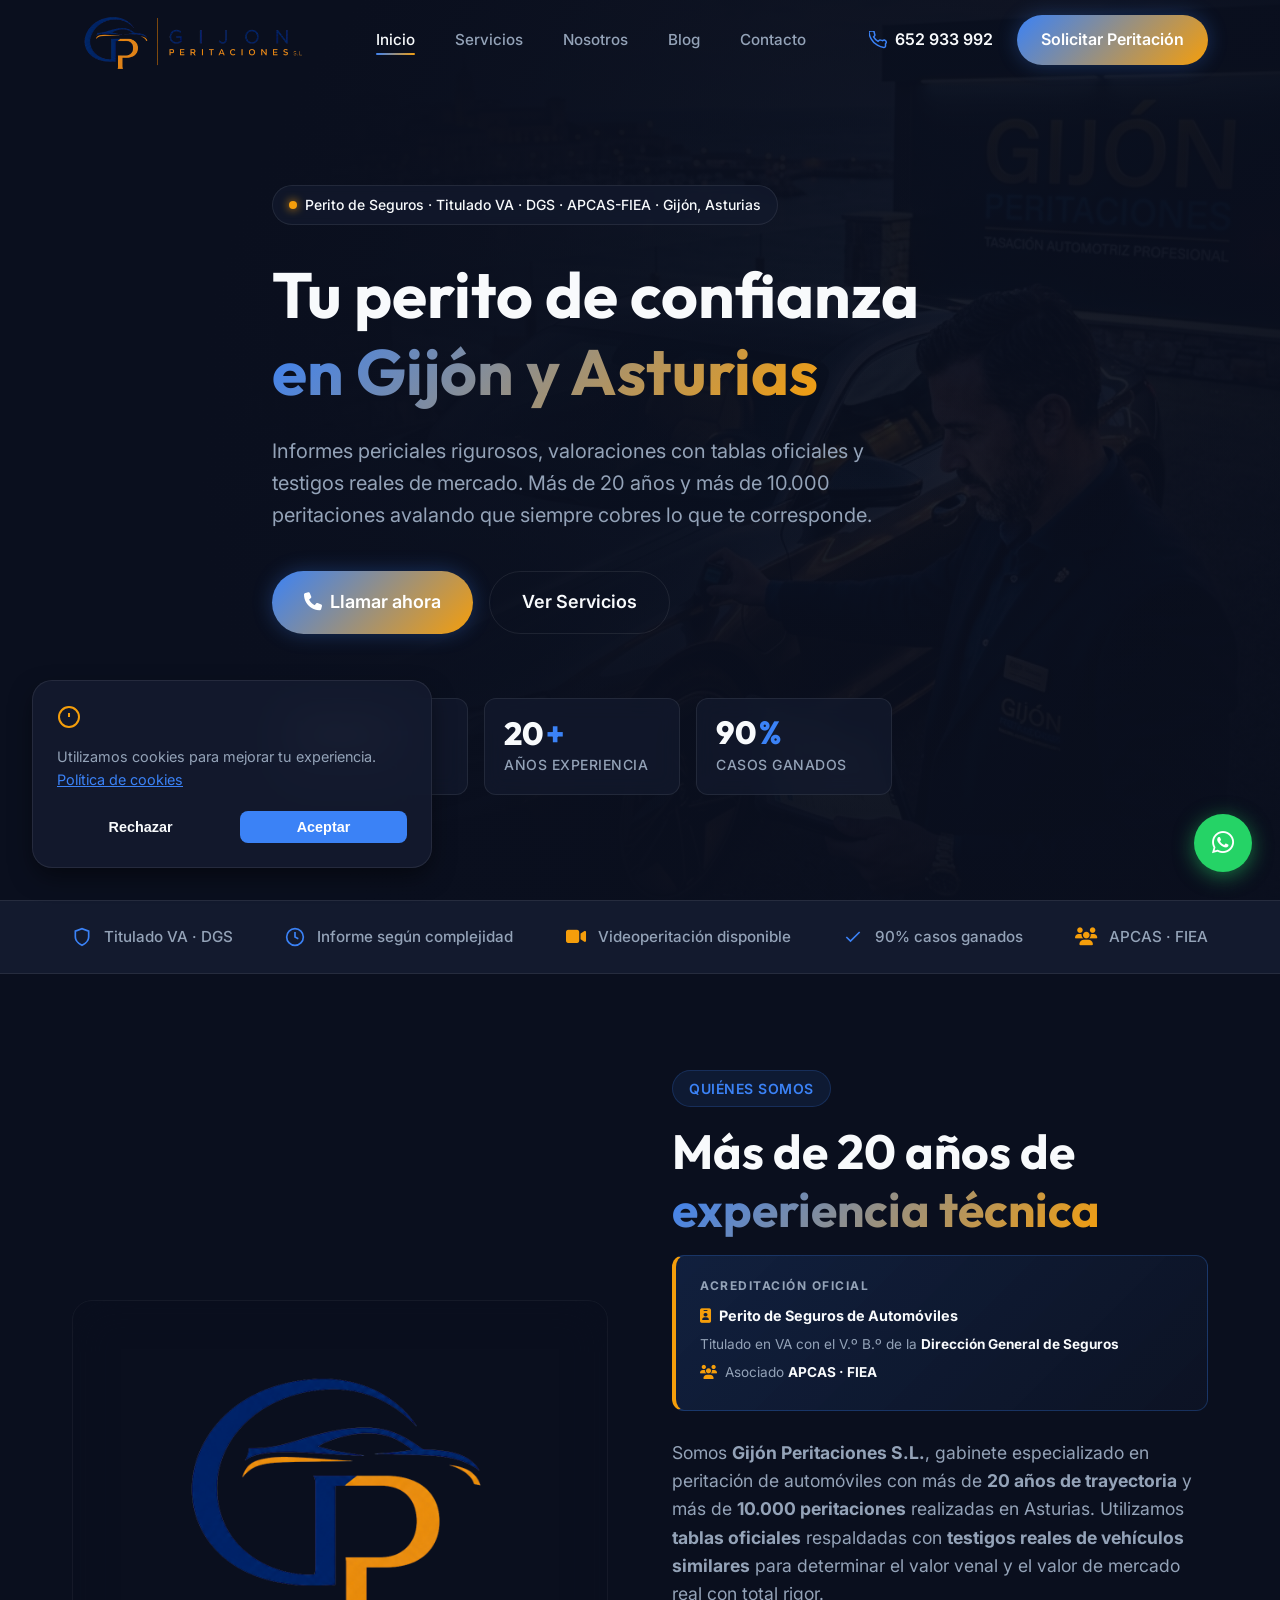
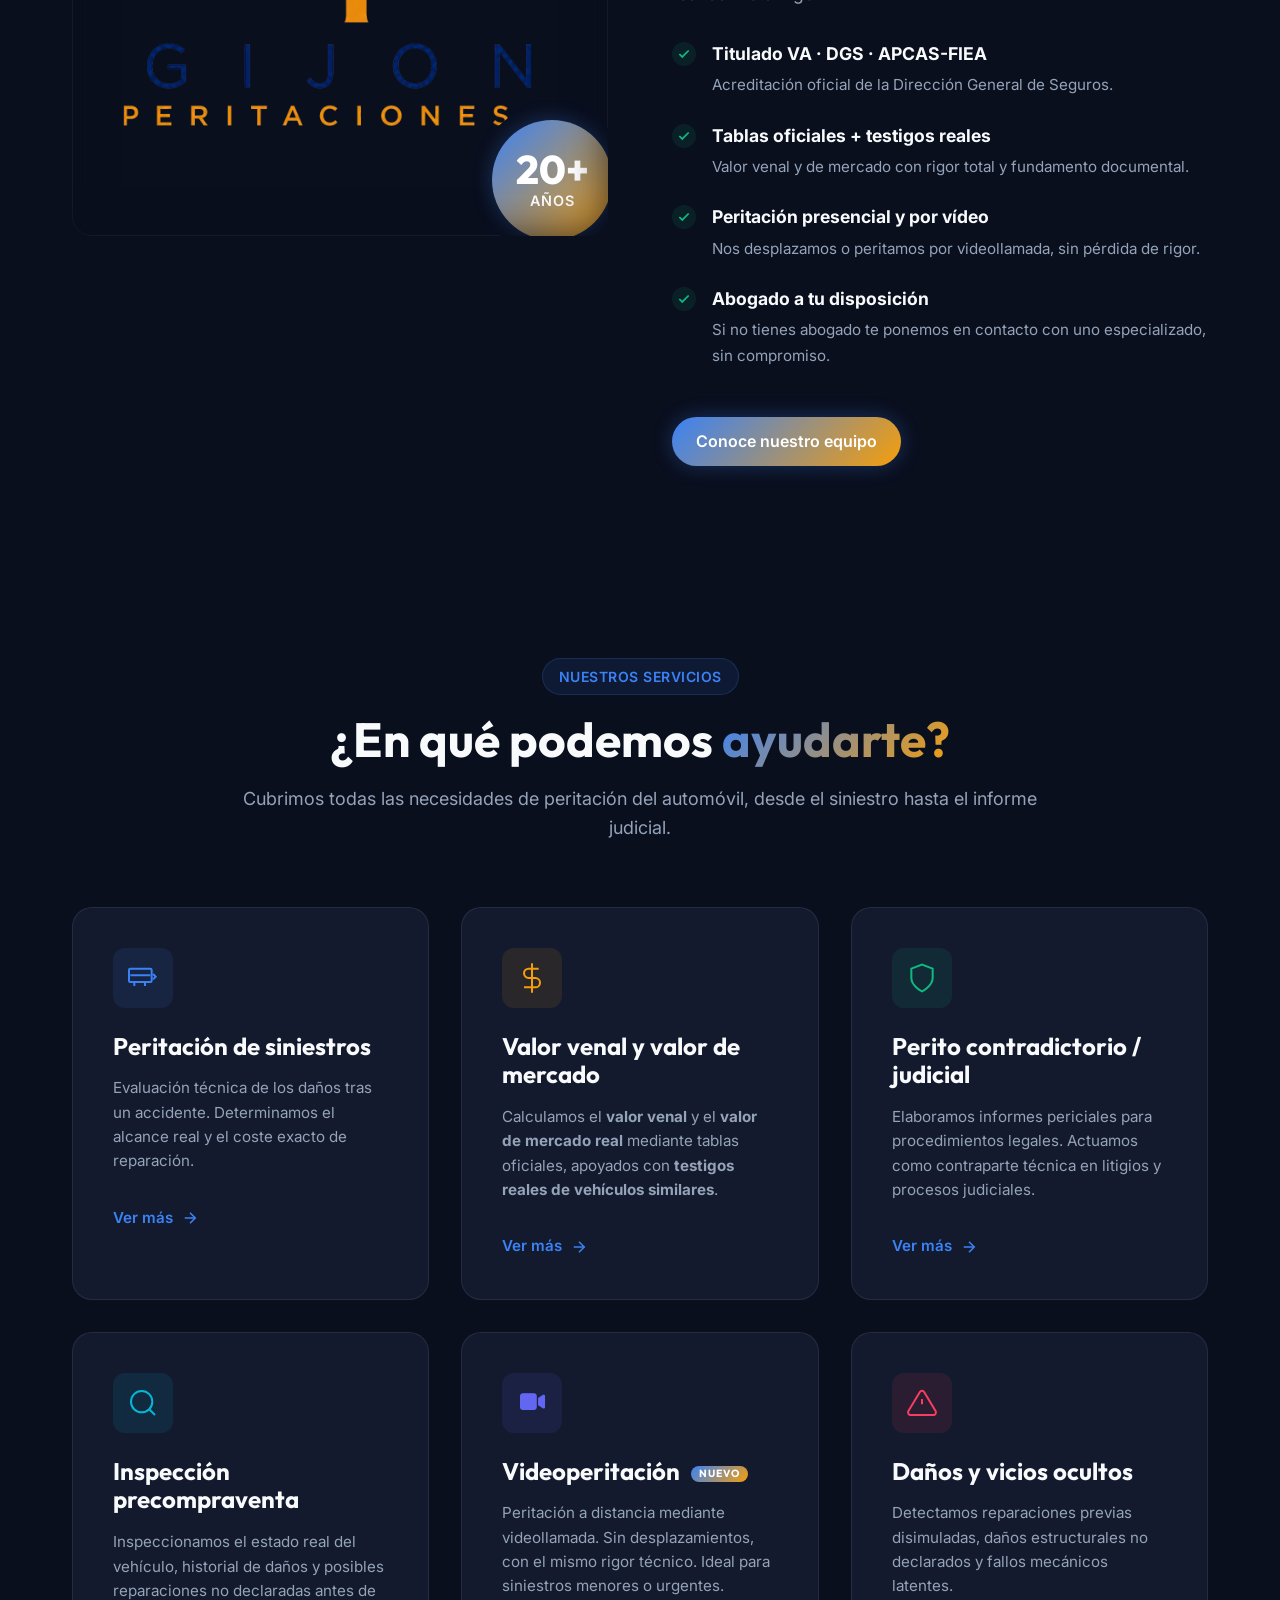
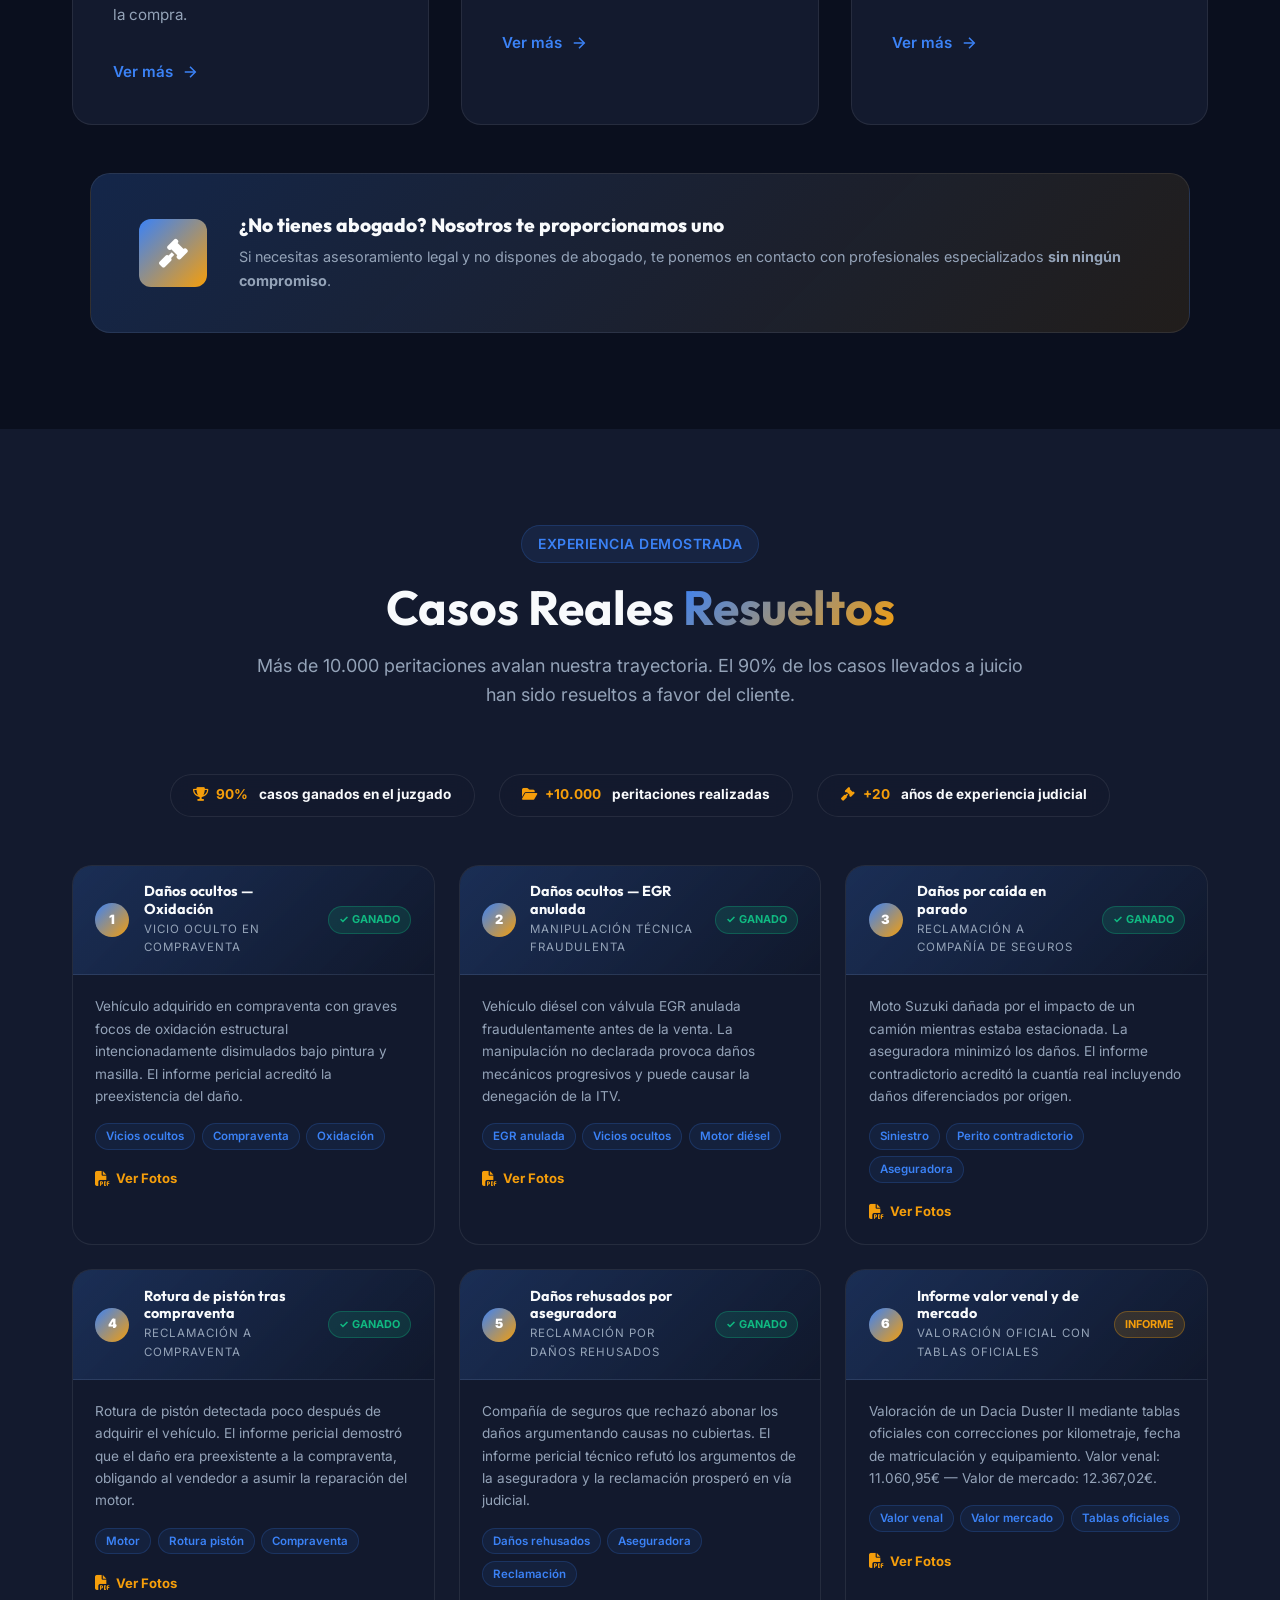
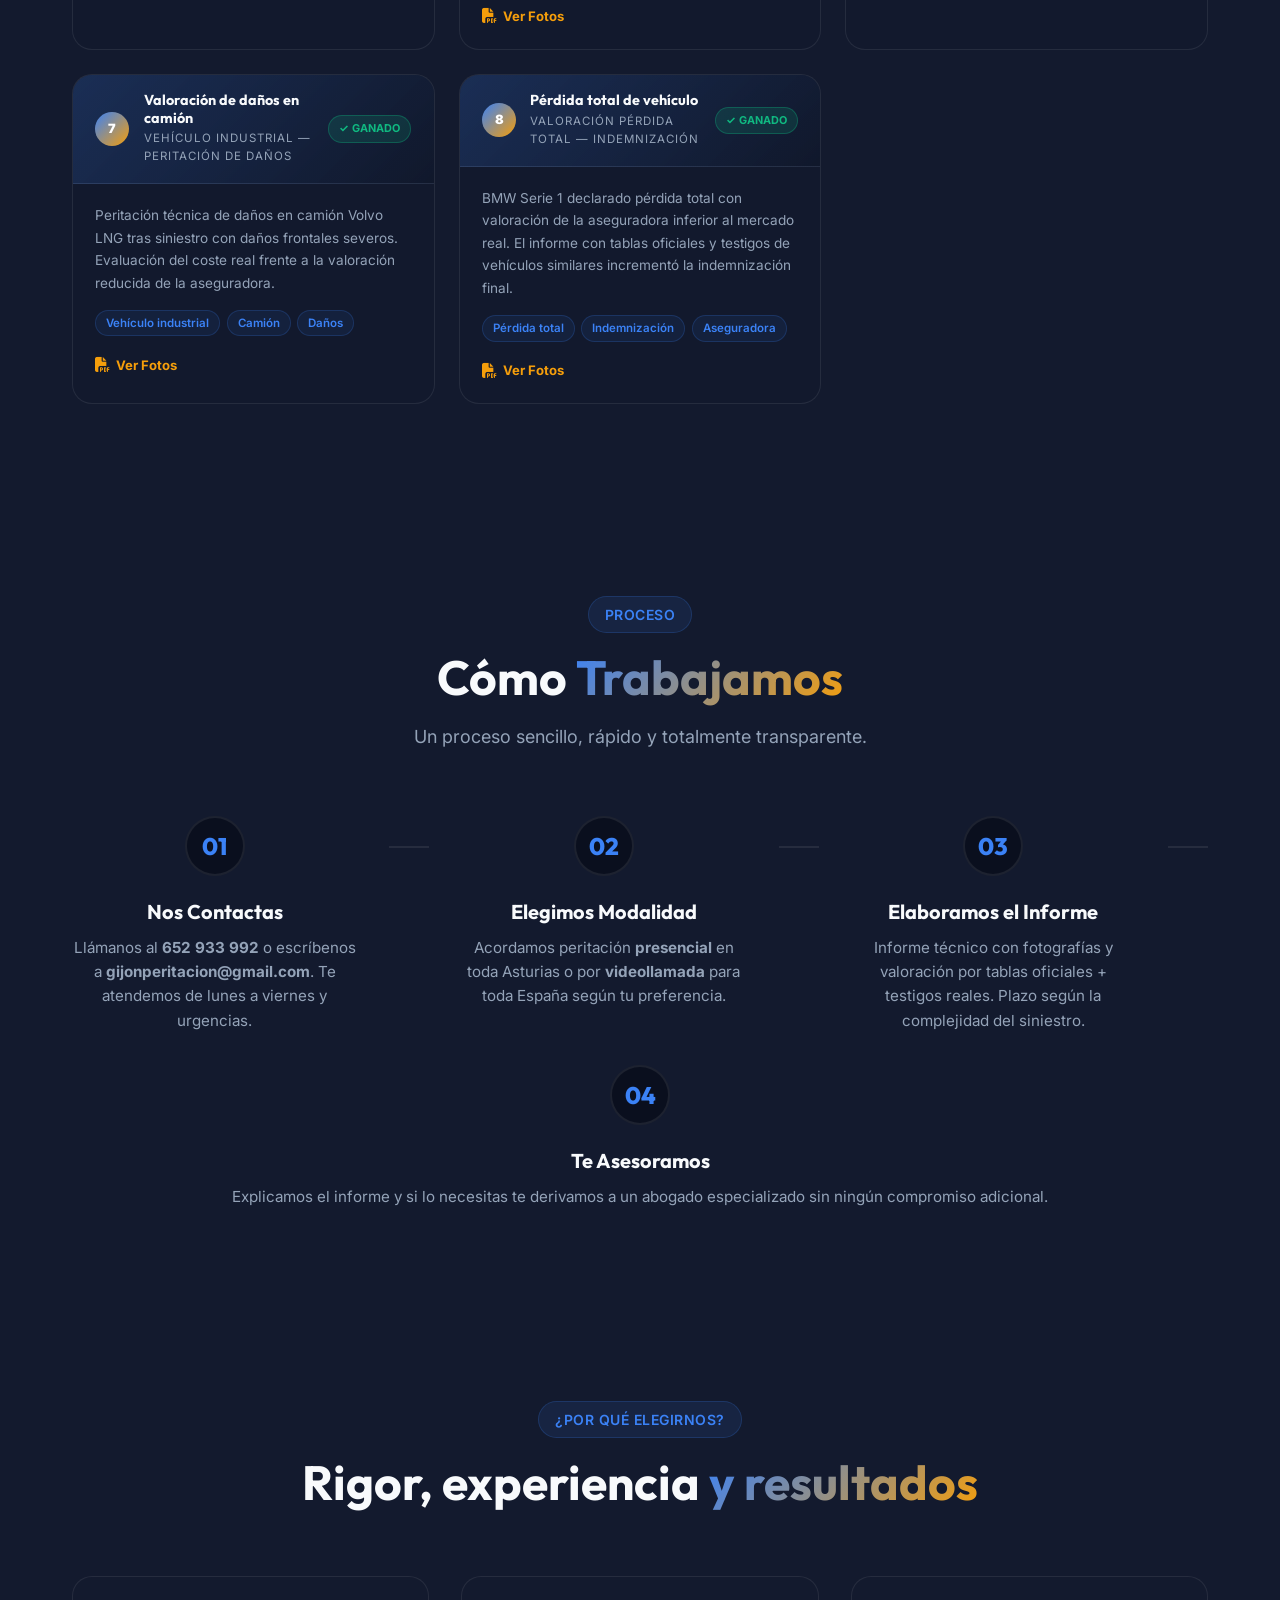
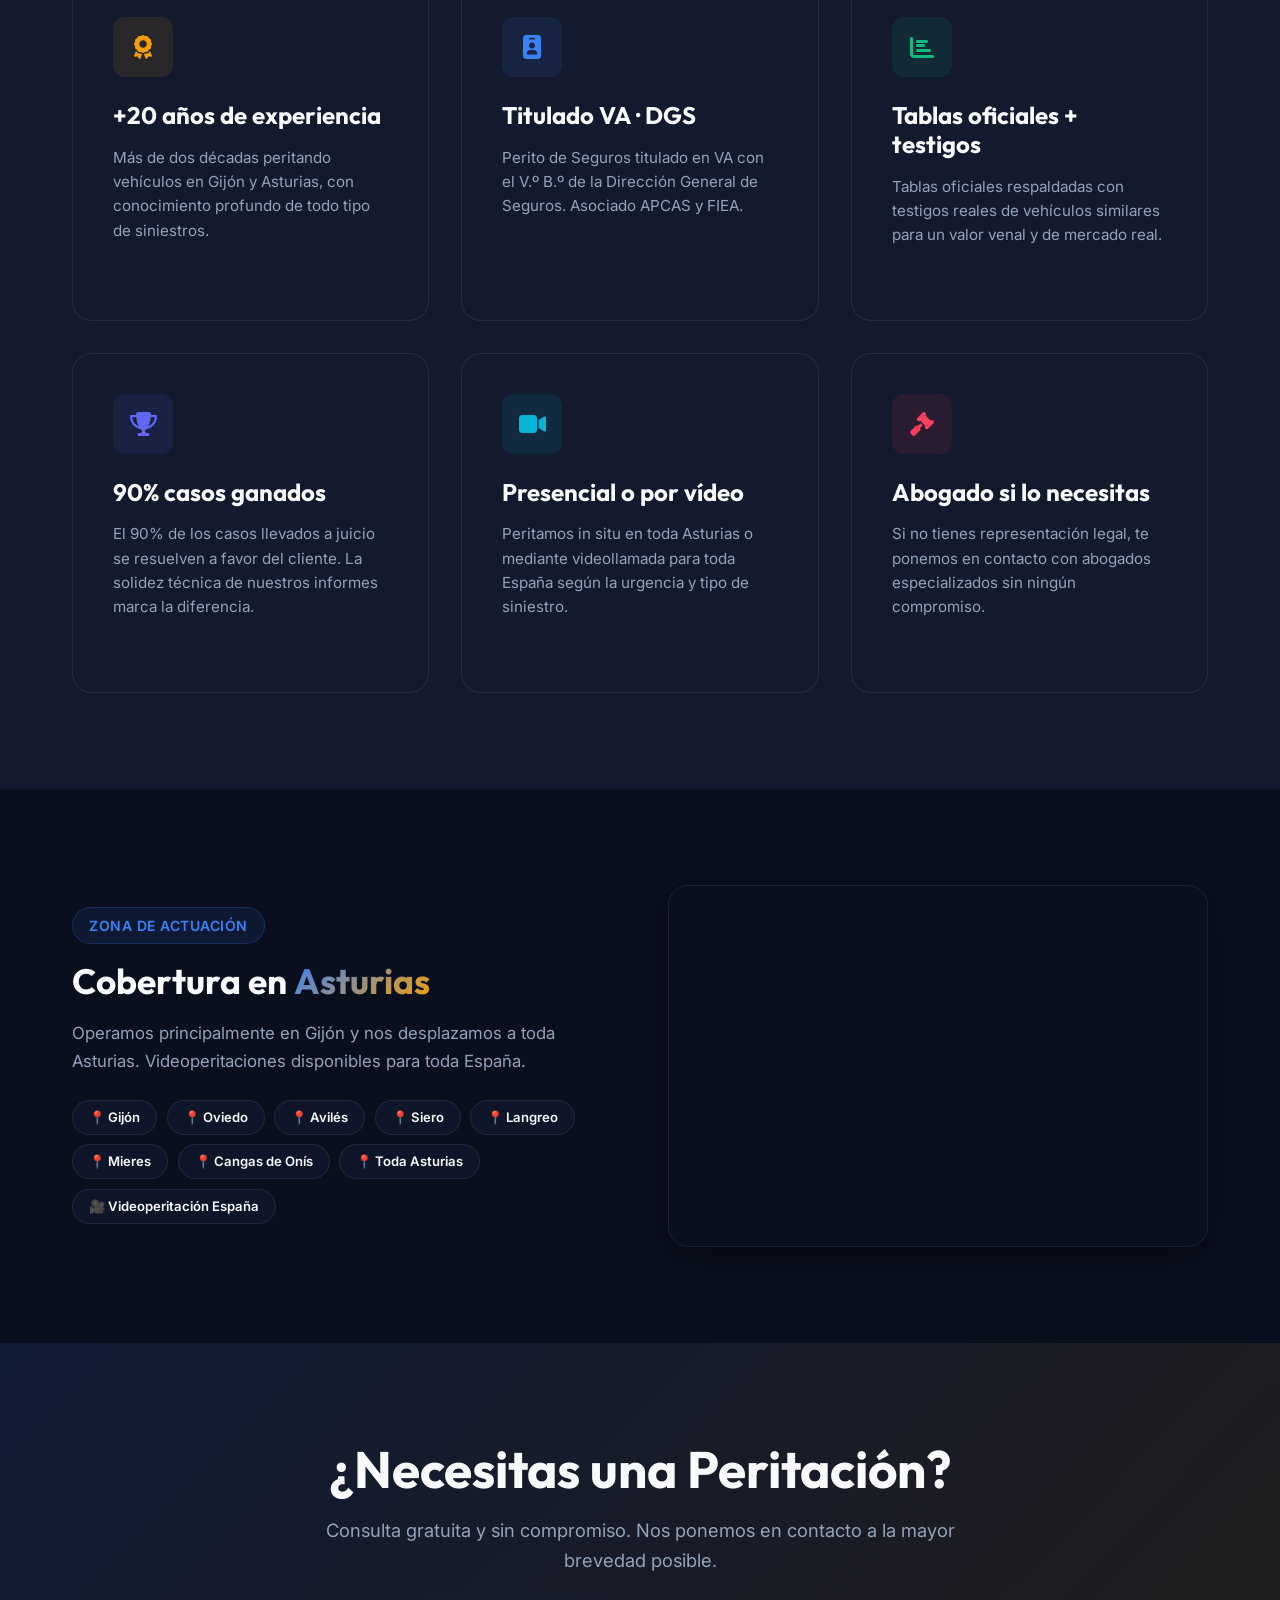
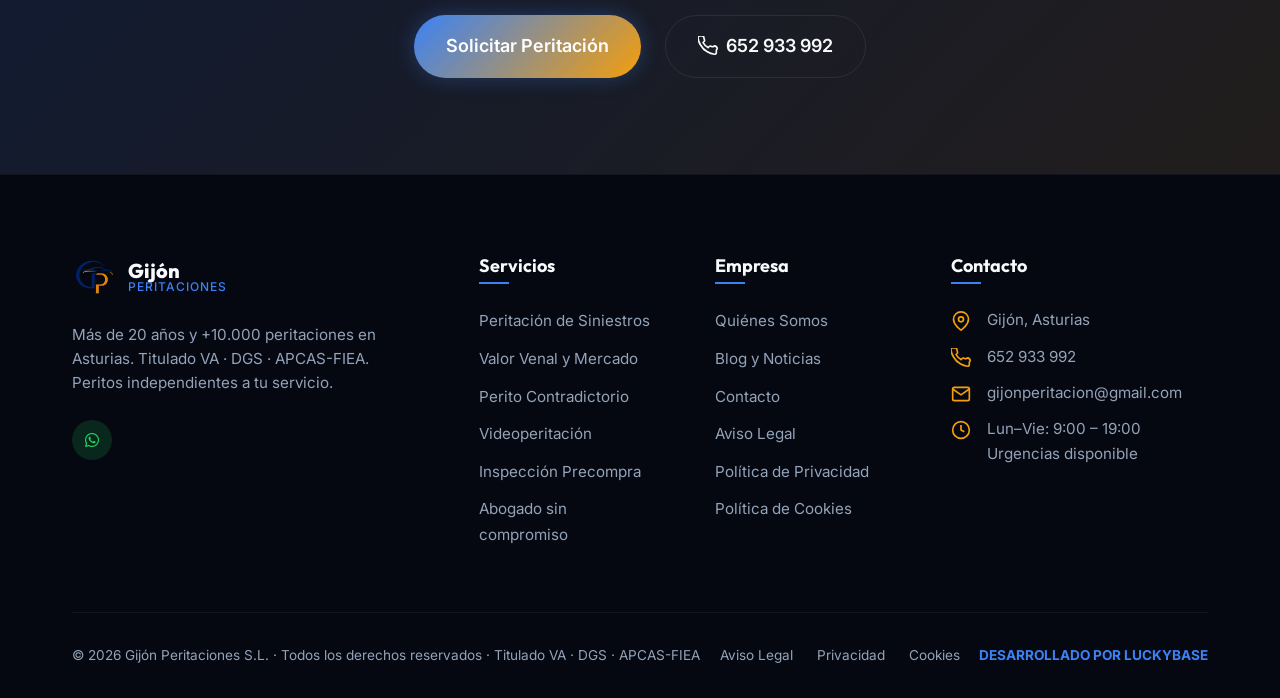
<file: index.html>
<!DOCTYPE html>
<html lang="es">
<head>
  <meta charset="UTF-8">
  <meta name="viewport" content="width=device-width, initial-scale=1.0">
  <link rel="icon" type="image/png" href="1gijonperitacion.png">
  <link rel="apple-touch-icon" href="1gijonperitacion.png">
  <title>Gijón Peritaciones S.L. | Peritos de Automóviles en Gijón</title>
  <meta name="description" content="Gijón Peritaciones S.L. — Peritos de seguros de automóviles en Gijón, Asturias. +20 años, +10.000 peritaciones. Siniestros, valor venal, perito judicial, videoperitación.">
  <meta name="keywords" content="perito seguros automoviles Gijón, peritaciones Asturias, valor venal, siniestros, informe pericial, perito judicial, videoperitación">
  <meta name="author" content="Gijón Peritaciones S.L.">
  <meta name="robots" content="index, follow, max-image-preview:large, max-snippet:-1, max-video-preview:-1">
  <meta name="theme-color" content="#0a0f1e">
  <link rel="canonical" href="https://gijonperitaciones.es/">
  <meta property="og:locale" content="es_ES">
  <meta property="og:site_name" content="Gijón Peritaciones">
  <meta property="og:title" content="Gijón Peritaciones S.L. | Peritos de Automóviles en Gijón">
  <meta property="og:description" content="Más de 20 años y +10.000 peritaciones en Asturias. Titulado VA · DGS · APCAS-FIEA.">
  <meta property="og:url" content="https://gijonperitaciones.es/">
  <meta property="og:type" content="website">
  <meta property="og:image" content="https://gijonperitaciones.es/1gijonperitacion.png">
  <meta property="og:image:alt" content="Logotipo de Gijón Peritaciones">
  <meta name="twitter:card" content="summary_large_image">
  <meta name="twitter:title" content="Gijón Peritaciones S.L. | Peritos de Automóviles en Gijón">
  <meta name="twitter:description" content="Más de 20 años y +10.000 peritaciones en Asturias. Informes técnicos y valoración pericial del automóvil.">
  <meta name="twitter:image" content="https://gijonperitaciones.es/1gijonperitacion.png">
  <link rel="preconnect" href="https://fonts.googleapis.com">
  <link rel="preconnect" href="https://fonts.gstatic.com" crossorigin>
  <link href="https://fonts.googleapis.com/css2?family=Inter:wght@300;400;500;600;700;800;900&family=Outfit:wght@300;400;500;600;700;800;900&display=swap" rel="stylesheet">
  <link rel="stylesheet" href="https://cdnjs.cloudflare.com/ajax/libs/font-awesome/6.5.0/css/all.min.css">
  <link rel="stylesheet" href="styles.css">
  <link rel="stylesheet" href="animations.css">
  <script type="application/ld+json">
    {
      "@context": "https://schema.org",
      "@graph": [
        {
          "@type": "AutomotiveBusiness",
          "@id": "https://gijonperitaciones.es/#business",
          "name": "Gijón Peritaciones S.L.",
          "url": "https://gijonperitaciones.es/",
          "image": "https://gijonperitaciones.es/1gijonperitacion.png",
          "telephone": "+34 652 933 992",
          "priceRange": "€€",
          "address": {
            "@type": "PostalAddress",
            "streetAddress": "Calle Mariano Pola 253 A",
            "postalCode": "33212",
            "addressLocality": "Gijón",
            "addressRegion": "Asturias",
            "addressCountry": "ES"
          },
          "areaServed": "Asturias"
        },
        {
          "@type": "WebSite",
          "@id": "https://gijonperitaciones.es/#website",
          "url": "https://gijonperitaciones.es/",
          "name": "Gijón Peritaciones",
          "inLanguage": "es-ES",
          "publisher": {
            "@id": "https://gijonperitaciones.es/#business"
          }
        }
      ]
    }
  </script>

  <style>
    /* ── CASOS REALES ─────────────────────────────────────────────── */
    .casos-section { background: var(--bg-secondary); }

    .casos-stats-bar {
      display: flex; gap: 1.5rem; justify-content: center;
      flex-wrap: wrap; margin-bottom: 3rem;
    }
    .caso-stat-pill {
      background: var(--bg-glass-heavy); border: 1px solid var(--border-glass);
      backdrop-filter: blur(10px); border-radius: 50px;
      padding: 0.6rem 1.4rem; font-size: 0.85rem; font-weight: 700;
      display: flex; align-items: center; gap: 0.5rem; color: var(--text-main);
    }
    .caso-stat-pill i { color: var(--accent-amber); }
    .caso-stat-pill span { color: var(--accent-amber); }

    .casos-grid {
      display: grid; grid-template-columns: repeat(auto-fill, minmax(300px, 1fr));
      gap: 1.5rem; max-width: 1200px; margin: 0 auto;
    }
    .caso-card {
      background: var(--bg-glass); border: 1px solid var(--border-glass);
      border-radius: var(--radius-lg); overflow: hidden;
      transition: transform 0.25s, box-shadow 0.25s;
    }
    .caso-card:hover { transform: translateY(-5px); box-shadow: 0 16px 40px rgba(0,0,0,0.4); }
    .caso-header {
      background: linear-gradient(135deg, rgba(59,130,246,0.2) 0%, rgba(15,23,42,0.6) 100%);
      border-bottom: 1px solid var(--border-glass);
      padding: 1.1rem 1.4rem; display: flex; align-items: center; gap: 0.9rem;
    }
    .caso-num {
      width: 34px; height: 34px; background: var(--gradient-main);
      border-radius: 50%; display: flex; align-items: center; justify-content: center;
      font-size: 0.8rem; font-weight: 900; color: #fff; flex-shrink: 0;
    }
    .caso-header-txt { flex: 1; }
    .caso-header-txt h3 { color: var(--text-main); font-size: 0.9rem; font-weight: 700; margin-bottom: 2px; }
    .caso-header-txt .caso-tipo { color: var(--text-muted); font-size: 0.72rem; text-transform: uppercase; letter-spacing: 1px; }
    .caso-badge { padding: 4px 10px; border-radius: 50px; font-size: 0.68rem; font-weight: 700; text-transform: uppercase; flex-shrink: 0; }
    .caso-badge.ganado { background: rgba(16,185,129,0.15); color: #10b981; border: 1px solid rgba(16,185,129,0.3); }
    .caso-badge.informe { background: rgba(245,158,11,0.15); color: var(--accent-amber); border: 1px solid rgba(245,158,11,0.3); }
    .caso-body { padding: 1.25rem 1.4rem; }
    .caso-body p { font-size: 0.85rem; color: var(--text-muted); line-height: 1.65; margin-bottom: 1rem; }
    .caso-tags { display: flex; flex-wrap: wrap; gap: 0.4rem; margin-bottom: 1rem; }
    .caso-tag {
      background: rgba(59,130,246,0.08); color: var(--accent-blue);
      border-radius: 50px; padding: 3px 10px; font-size: 0.72rem; font-weight: 600;
      border: 1px solid rgba(59,130,246,0.2);
    }
    .caso-pdf-btn {
      display: inline-flex; align-items: center; gap: 6px;
      color: var(--accent-amber); font-size: 0.82rem; font-weight: 700;
      text-decoration: none; background: none; border: none; padding: 0;
      cursor: pointer; font-family: inherit; transition: color 0.2s;
    }
    .caso-pdf-btn:hover { color: #d97706; }
    .caso-pdf-btn i { font-size: 0.95rem; }

    /* ── MODAL PDF ────────────────────────────────────────────────── */
    .pdf-modal {
      display: none; position: fixed; inset: 0; z-index: 9999;
      background: rgba(5, 10, 25, 0.92); align-items: center;
      justify-content: center; padding: 16px; backdrop-filter: blur(6px);
    }
    .pdf-modal.open { display: flex; }
    .pdf-modal-inner {
      background: var(--bg-secondary); border: 1px solid var(--border-glass);
      border-radius: var(--radius-lg); overflow: hidden;
      width: 100%; max-width: 920px; height: 90vh;
      display: flex; flex-direction: column;
      box-shadow: 0 32px 80px rgba(0,0,0,0.7);
    }
    .pdf-modal-header {
      background: var(--bg-glass-heavy); padding: 1rem 1.25rem;
      display: flex; align-items: center; gap: 1rem;
      border-bottom: 1px solid var(--border-glass); flex-shrink: 0;
    }
    .pdf-modal-meta { flex: 1; min-width: 0; }
    .pdf-modal-header h4 { color: var(--text-main); font-size: 0.95rem; font-weight: 700; margin-bottom: 0.25rem; }
    .pdf-modal-link {
      display: inline-flex; align-items: center; gap: 0.45rem;
      color: var(--accent-amber); text-decoration: none;
      font-size: 0.8rem; font-weight: 700;
      max-width: 100%; white-space: nowrap; overflow: hidden; text-overflow: ellipsis;
    }
    .pdf-modal-link:hover { color: #d97706; }
    .pdf-modal-close {
      background: rgba(255,255,255,0.08); border: 1px solid var(--border-glass);
      color: var(--text-main); width: 36px; height: 36px; border-radius: 8px;
      cursor: pointer; font-size: 1rem; display: flex; align-items: center;
      justify-content: center; transition: background 0.2s;
    }
    .pdf-modal-close:hover { background: rgba(255,255,255,0.15); }
    .pdf-modal-frame { flex: 1; border: 0; width: 100%; display: block; background: #f5f5f5; }

    /* ── ACREDITACIÓN BOX ────────────────────────────────────────── */
    .acred-box {
      background: linear-gradient(135deg, rgba(59,130,246,0.15) 0%, rgba(15,23,42,0.5) 100%);
      border: 1px solid rgba(59,130,246,0.25); border-left: 4px solid var(--accent-amber);
      border-radius: var(--radius-md); padding: 1.25rem 1.5rem; margin-bottom: 1.75rem;
    }
    .acred-box .acred-label { color: var(--text-muted); font-size: 0.75rem; font-weight: 700; letter-spacing: 1.5px; text-transform: uppercase; margin-bottom: 0.6rem; }
    .acred-box .acred-row { display: flex; align-items: center; gap: 0.5rem; margin-bottom: 0.4rem; color: var(--text-main); font-size: 0.9rem; font-weight: 700; }
    .acred-box .acred-row i { color: var(--accent-amber); }
    .acred-box .acred-sub { color: var(--text-muted); font-size: 0.85rem; margin-bottom: 0.4rem; }

    /* ── BANNER ABOGADO ──────────────────────────────────────────── */
    .banner-abogado {
      background: linear-gradient(135deg, rgba(59,130,246,0.2) 0%, rgba(245,158,11,0.1) 100%);
      border: 1px solid var(--border-glass); border-radius: var(--radius-lg);
      padding: 2.5rem 3rem; max-width: 1100px; margin: 3rem auto 0;
      display: flex; align-items: center; gap: 2rem; flex-wrap: wrap;
    }
    .banner-abogado .ba-icon {
      width: 68px; height: 68px; background: var(--gradient-main);
      border-radius: var(--radius-md); display: flex; align-items: center;
      justify-content: center; font-size: 1.8rem; color: #fff; flex-shrink: 0;
    }
    .banner-abogado .ba-texto { flex: 1; }
    .banner-abogado .ba-texto h3 { color: var(--text-main); font-size: 1.2rem; font-weight: 800; margin-bottom: 0.5rem; font-family: var(--font-display); }
    .banner-abogado .ba-texto p { color: var(--text-muted); font-size: 0.9rem; line-height: 1.65; }

    /* ── COBERTURA ───────────────────────────────────────────────── */
    .cobertura-grid { display: grid; grid-template-columns: 1fr 1fr; gap: 3.5rem; align-items: center; }
    .cobertura-map { border-radius: var(--radius-lg); overflow: hidden; border: 1px solid var(--border-glass); box-shadow: 0 8px 32px rgba(0,0,0,0.4); }
    .cobertura-map iframe { width: 100%; height: 360px; border: 0; display: block; }
    .zona-tags { display: flex; flex-wrap: wrap; gap: 0.6rem; margin-top: 1.5rem; }
    .zona-tag {
      background: var(--bg-glass); border: 1px solid var(--border-glass);
      color: var(--text-secondary); border-radius: 50px;
      padding: 6px 16px; font-size: 0.82rem; font-weight: 600;
    }

    /* ── VIDEOPERIT TAG ──────────────────────────────────────────── */
    .tag-nuevo {
      display: inline-block; background: var(--gradient-main); color: #fff;
      font-size: 0.65rem; font-weight: 700; letter-spacing: 1px;
      text-transform: uppercase; padding: 2px 8px; border-radius: 50px;
      margin-left: 6px; vertical-align: middle;
    }

    /* ── WA FLOTANTE ─────────────────────────────────────────────── */
    .wa-btn {
      position: fixed; bottom: 28px; right: 28px; z-index: 998;
      background: #25D366; color: #fff; width: 58px; height: 58px;
      border-radius: 50%; display: flex; align-items: center; justify-content: center;
      font-size: 1.6rem; box-shadow: 0 4px 20px rgba(37,211,102,0.5);
      text-decoration: none; transition: transform 0.2s;
    }
    .wa-btn:hover { transform: scale(1.1); }

    @media (max-width: 768px) {
      .cobertura-grid { grid-template-columns: 1fr; }
      .banner-abogado { flex-direction: column; text-align: center; padding: 2rem 1.5rem; }
      .banner-abogado .ba-icon { margin: 0 auto; }
    }
  </style>
</head>
<body>
  <div class="particles" id="particles"></div>

  <!-- Header -->
  <header class="header" id="header">
    <nav class="nav container">
      <a href="index.html" class="logo">
        <div class="logo-icon logo-banner"><img src="3gijonperitacion-nav.png" alt="Logo Gijon Peritaciones"></div>
      </a>

      <ul class="nav-links" id="navLinks">
        <li><a href="index.html" class="nav-link active">Inicio</a></li>
        <li><a href="servicios.html" class="nav-link">Servicios</a></li>
        <li><a href="nosotros.html" class="nav-link">Nosotros</a></li>
        <li><a href="blog.html" class="nav-link">Blog</a></li>
        <li><a href="contacto.html" class="nav-link">Contacto</a></li>
      </ul>

      <div class="nav-actions">
        <a href="tel:+34652933992" class="btn-phone">
          <svg viewBox="0 0 24 24" fill="none" stroke="currentColor" stroke-width="2"><path d="M22 16.92v3a2 2 0 01-2.18 2 19.79 19.79 0 01-8.63-3.07A19.5 19.5 0 013.07 10.8a19.79 19.79 0 01-3.07-8.67A2 2 0 012 0h3a2 2 0 012 1.72c.127.96.361 1.903.7 2.81a2 2 0 01-.45 2.11L6.09 7.91a16 16 0 006 6l1.27-1.27a2 2 0 012.11-.45c.907.339 1.85.573 2.81.7A2 2 0 0122 16.92z"/></svg>
          652 933 992
        </a>
        <a href="contacto.html" class="btn-primary">Solicitar Peritación</a>
        <button class="hamburger" id="hamburger" aria-label="Menú"><span></span><span></span><span></span></button>
      </div>
    </nav>
  </header>

  <!-- Hero -->
  <section class="hero" id="hero">
    <div class="hero-bg">
      <img src="hero_car.png" alt="Gijón Peritaciones - Perito de vehículos" class="hero-img">
      <div class="hero-overlay"></div>
    </div>
    <div class="hero-content container">
      <div class="hero-badge reveal">
        <span class="badge-dot"></span>
        Perito de Seguros · Titulado VA · DGS · APCAS-FIEA · Gijón, Asturias
      </div>
      <h1 class="hero-title reveal">
        Tu perito de confianza<br>
        <span class="gradient-text">en Gijón y Asturias</span>
      </h1>
      <p class="hero-desc reveal">
        Informes periciales rigurosos, valoraciones con tablas oficiales y testigos reales de mercado.
        Más de 20 años y más de 10.000 peritaciones avalando que siempre cobres lo que te corresponde.
      </p>
      <div class="hero-actions reveal">
        <a href="contacto.html" class="btn-primary btn-lg">
          <i class="fas fa-phone"></i> Llamar ahora
        </a>
        <a href="servicios.html" class="btn-outline btn-lg">Ver Servicios</a>
      </div>
      <div class="hero-stats reveal">
        <div class="stat">
          <div class="stat-value"><span class="stat-number" data-target="10000">0</span><span class="stat-suffix">+</span></div>
          <span class="stat-label">Peritaciones</span>
        </div>
        <div class="stat">
          <div class="stat-value"><span class="stat-number" data-target="20">0</span><span class="stat-suffix">+</span></div>
          <span class="stat-label">Años Experiencia</span>
        </div>
        <div class="stat">
          <div class="stat-value"><span class="stat-number" data-target="90">0</span><span class="stat-suffix">%</span></div>
          <span class="stat-label">Casos Ganados</span>
        </div>
      </div>
    </div>
  </section>

  <!-- Trust Bar -->
  <section class="trust-bar">
    <div class="container">
      <div class="trust-items">
        <div class="trust-item">
          <svg viewBox="0 0 24 24" fill="none" stroke="currentColor" stroke-width="2"><path d="M12 22s8-4 8-10V5l-8-3-8 3v7c0 6 8 10 8 10z"/></svg>
          <span>Titulado VA · DGS</span>
        </div>
        <div class="trust-item">
          <svg viewBox="0 0 24 24" fill="none" stroke="currentColor" stroke-width="2"><circle cx="12" cy="12" r="10"/><polyline points="12 6 12 12 16 14"/></svg>
          <span>Informe según complejidad</span>
        </div>
        <div class="trust-item">
          <i class="fas fa-video" style="font-size:1.1rem; color:var(--accent-amber)"></i>
          <span>Videoperitación disponible</span>
        </div>
        <div class="trust-item">
          <svg viewBox="0 0 24 24" fill="none" stroke="currentColor" stroke-width="2"><polyline points="20 6 9 17 4 12"/></svg>
          <span>90% casos ganados</span>
        </div>
        <div class="trust-item">
          <i class="fas fa-users" style="font-size:1.1rem; color:var(--accent-amber)"></i>
          <span>APCAS · FIEA</span>
        </div>
      </div>
    </div>
  </section>

  <!-- Quiénes Somos -->
  <section class="section why-section" id="quienes">
    <div class="container">
      <div class="why-grid">
        <div class="why-image reveal">
          <img src="2gijonperitacion.png" alt="Perito inspeccionando vehículo" loading="lazy" style="border-radius:var(--radius-lg); border:1px solid var(--border-glass);">
          <div class="why-badge-float">
            <div class="badge-circle">
              <span class="badge-num">20+</span>
              <span class="badge-label">Años</span>
            </div>
          </div>
        </div>
        <div class="why-content">
          <div class="section-tag reveal">Quiénes Somos</div>
          <h2 class="section-title reveal">Más de 20 años de<br><span class="gradient-text">experiencia técnica</span></h2>

          <div class="acred-box reveal">
            <div class="acred-label">Acreditación oficial</div>
            <div class="acred-row"><i class="fas fa-id-badge"></i> Perito de Seguros de Automóviles</div>
            <div class="acred-sub">Titulado en VA con el V.º B.º de la <strong style="color:var(--text-main)">Dirección General de Seguros</strong></div>
            <div class="acred-sub"><i class="fas fa-users" style="color:var(--accent-amber); margin-right:4px"></i> Asociado <strong style="color:var(--text-main)">APCAS · FIEA</strong></div>
          </div>

          <p class="why-desc reveal">Somos <strong>Gijón Peritaciones S.L.</strong>, gabinete especializado en peritación de automóviles con más de <strong>20 años de trayectoria</strong> y más de <strong>10.000 peritaciones</strong> realizadas en Asturias. Utilizamos <strong>tablas oficiales</strong> respaldadas con <strong>testigos reales de vehículos similares</strong> para determinar el valor venal y el valor de mercado real con total rigor.</p>

          <ul class="why-list">
            <li class="reveal">
              <div class="why-check"><svg viewBox="0 0 24 24" fill="none" stroke="currentColor" stroke-width="3"><polyline points="20 6 9 17 4 12"/></svg></div>
              <div><strong>Titulado VA · DGS · APCAS-FIEA</strong><span>Acreditación oficial de la Dirección General de Seguros.</span></div>
            </li>
            <li class="reveal">
              <div class="why-check"><svg viewBox="0 0 24 24" fill="none" stroke="currentColor" stroke-width="3"><polyline points="20 6 9 17 4 12"/></svg></div>
              <div><strong>Tablas oficiales + testigos reales</strong><span>Valor venal y de mercado con rigor total y fundamento documental.</span></div>
            </li>
            <li class="reveal">
              <div class="why-check"><svg viewBox="0 0 24 24" fill="none" stroke="currentColor" stroke-width="3"><polyline points="20 6 9 17 4 12"/></svg></div>
              <div><strong>Peritación presencial y por vídeo</strong><span>Nos desplazamos o peritamos por videollamada, sin pérdida de rigor.</span></div>
            </li>
            <li class="reveal">
              <div class="why-check"><svg viewBox="0 0 24 24" fill="none" stroke="currentColor" stroke-width="3"><polyline points="20 6 9 17 4 12"/></svg></div>
              <div><strong>Abogado a tu disposición</strong><span>Si no tienes abogado te ponemos en contacto con uno especializado, sin compromiso.</span></div>
            </li>
          </ul>
          <a href="nosotros.html" class="btn-primary reveal">Conoce nuestro equipo</a>
        </div>
      </div>
    </div>
  </section>

  <!-- Servicios -->
  <section class="section services-section" id="servicios">
    <div class="container">
      <div class="section-header">
        <div class="section-tag reveal">Nuestros Servicios</div>
        <h2 class="section-title reveal">¿En qué podemos <span class="gradient-text">ayudarte?</span></h2>
        <p class="section-desc reveal">Cubrimos todas las necesidades de peritación del automóvil, desde el siniestro hasta el informe judicial.</p>
      </div>
      <div class="services-grid">

        <article class="service-card reveal" onclick="window.location='servicios.html#accidentes'">
          <div class="service-icon service-icon--blue">
            <svg viewBox="0 0 24 24" fill="none" stroke="currentColor" stroke-width="1.5"><path d="M17.5 5H2.5a1 1 0 0 0-1 1v8a1 1 0 0 0 1 1h15a1 1 0 0 0 1-1V6a1 1 0 0 0-1-1z"/><path d="M5.5 15v3M13.5 15v3M2.5 10h15"/><path d="M19.5 9l2 2-2 2"/></svg>
          </div>
          <h3>Peritación de siniestros</h3>
          <p>Evaluación técnica de los daños tras un accidente. Determinamos el alcance real y el coste exacto de reparación.</p>
          <div class="service-link">Ver más <svg viewBox="0 0 24 24" fill="none" stroke="currentColor" stroke-width="2"><line x1="5" y1="12" x2="19" y2="12"/><polyline points="12 5 19 12 12 19"/></svg></div>
        </article>

        <article class="service-card reveal" onclick="window.location='servicios.html#tasacion'">
          <div class="service-icon service-icon--amber">
            <svg viewBox="0 0 24 24" fill="none" stroke="currentColor" stroke-width="1.5"><line x1="12" y1="1" x2="12" y2="23"/><path d="M17 5H9.5a3.5 3.5 0 0 0 0 7h5a3.5 3.5 0 0 1 0 7H6"/></svg>
          </div>
          <h3>Valor venal y valor de mercado</h3>
          <p>Calculamos el <strong>valor venal</strong> y el <strong>valor de mercado real</strong> mediante tablas oficiales, apoyados con <strong>testigos reales de vehículos similares</strong>.</p>
          <div class="service-link">Ver más <svg viewBox="0 0 24 24" fill="none" stroke="currentColor" stroke-width="2"><line x1="5" y1="12" x2="19" y2="12"/><polyline points="12 5 19 12 12 19"/></svg></div>
        </article>

        <article class="service-card reveal" onclick="window.location='servicios.html#seguros'">
          <div class="service-icon service-icon--green">
            <svg viewBox="0 0 24 24" fill="none" stroke="currentColor" stroke-width="1.5"><path d="M12 22s8-4 8-10V5l-8-3-8 3v7c0 6 8 10 8 10z"/></svg>
          </div>
          <h3>Perito contradictorio / judicial</h3>
          <p>Elaboramos informes periciales para procedimientos legales. Actuamos como contraparte técnica en litigios y procesos judiciales.</p>
          <div class="service-link">Ver más <svg viewBox="0 0 24 24" fill="none" stroke="currentColor" stroke-width="2"><line x1="5" y1="12" x2="19" y2="12"/><polyline points="12 5 19 12 12 19"/></svg></div>
        </article>

        <article class="service-card reveal" onclick="window.location='servicios.html#precompra'">
          <div class="service-icon service-icon--cyan">
            <svg viewBox="0 0 24 24" fill="none" stroke="currentColor" stroke-width="1.5"><circle cx="11" cy="11" r="8"/><line x1="21" y1="21" x2="16.65" y2="16.65"/></svg>
          </div>
          <h3>Inspección precompraventa</h3>
          <p>Inspeccionamos el estado real del vehículo, historial de daños y posibles reparaciones no declaradas antes de la compra.</p>
          <div class="service-link">Ver más <svg viewBox="0 0 24 24" fill="none" stroke="currentColor" stroke-width="2"><line x1="5" y1="12" x2="19" y2="12"/><polyline points="12 5 19 12 12 19"/></svg></div>
        </article>

        <article class="service-card reveal" onclick="window.location='servicios.html#judicial'">
          <div class="service-icon service-icon--purple">
            <i class="fas fa-video" style="font-size:1.4rem"></i>
          </div>
          <h3>Videoperitación <span class="tag-nuevo">Nuevo</span></h3>
          <p>Peritación a distancia mediante videollamada. Sin desplazamientos, con el mismo rigor técnico. Ideal para siniestros menores o urgentes.</p>
          <div class="service-link">Ver más <svg viewBox="0 0 24 24" fill="none" stroke="currentColor" stroke-width="2"><line x1="5" y1="12" x2="19" y2="12"/><polyline points="12 5 19 12 12 19"/></svg></div>
        </article>

        <article class="service-card reveal" onclick="window.location='servicios.html#robo'">
          <div class="service-icon service-icon--red">
            <svg viewBox="0 0 24 24" fill="none" stroke="currentColor" stroke-width="1.5"><path d="M10.29 3.86L1.82 18a2 2 0 0 0 1.71 3h16.94a2 2 0 0 0 1.71-3L13.71 3.86a2 2 0 0 0-3.42 0z"/><line x1="12" y1="9" x2="12" y2="13"/><line x1="12" y1="17" x2="12.01" y2="17"/></svg>
          </div>
          <h3>Daños y vicios ocultos</h3>
          <p>Detectamos reparaciones previas disimuladas, daños estructurales no declarados y fallos mecánicos latentes.</p>
          <div class="service-link">Ver más <svg viewBox="0 0 24 24" fill="none" stroke="currentColor" stroke-width="2"><line x1="5" y1="12" x2="19" y2="12"/><polyline points="12 5 19 12 12 19"/></svg></div>
        </article>

      </div>

      <!-- Banner abogado -->
      <div class="banner-abogado reveal">
        <div class="ba-icon"><i class="fas fa-gavel"></i></div>
        <div class="ba-texto">
          <h3>¿No tienes abogado? Nosotros te proporcionamos uno</h3>
          <p>Si necesitas asesoramiento legal y no dispones de abogado, te ponemos en contacto con profesionales especializados <strong>sin ningún compromiso</strong>.</p>
        </div>
      </div>
    </div>
  </section>

  <!-- Casos Reales -->
  <section class="section casos-section" id="casos">
    <div class="container">
      <div class="section-header">
        <div class="section-tag reveal">Experiencia demostrada</div>
        <h2 class="section-title reveal">Casos Reales <span class="gradient-text">Resueltos</span></h2>
        <p class="section-desc reveal">Más de 10.000 peritaciones avalan nuestra trayectoria. El 90% de los casos llevados a juicio han sido resueltos a favor del cliente.</p>
      </div>

      <div class="casos-stats-bar reveal">
        <div class="caso-stat-pill"><i class="fas fa-trophy"></i><span>90%</span>&nbsp;casos ganados en el juzgado</div>
        <div class="caso-stat-pill"><i class="fas fa-folder-open"></i><span>+10.000</span>&nbsp;peritaciones realizadas</div>
        <div class="caso-stat-pill"><i class="fas fa-gavel"></i><span>+20</span>&nbsp;años de experiencia judicial</div>
      </div>

      <div class="casos-grid">
        <!-- Caso 1 -->
        <div class="caso-card reveal">
          <div class="caso-header">
            <div class="caso-num">1</div>
            <div class="caso-header-txt">
              <h3>Daños ocultos — Oxidación</h3>
              <div class="caso-tipo">Vicio oculto en compraventa</div>
            </div>
            <div class="caso-badge ganado">✓ Ganado</div>
          </div>
          <div class="caso-body">
            <p>Vehículo adquirido en compraventa con graves focos de oxidación estructural intencionadamente disimulados bajo pintura y masilla. El informe pericial acreditó la preexistencia del daño.</p>
            <div class="caso-tags"><span class="caso-tag">Vicios ocultos</span><span class="caso-tag">Compraventa</span><span class="caso-tag">Oxidación</span></div>
            <button onclick="abrirPDF('caso1','daños ocultos-oxidación')" class="caso-pdf-btn"><i class="fas fa-file-pdf"></i> Ver Fotos</button>
          </div>
        </div>

        <!-- Caso 2 -->
        <div class="caso-card reveal">
          <div class="caso-header">
            <div class="caso-num">2</div>
            <div class="caso-header-txt">
              <h3>Daños ocultos — EGR anulada</h3>
              <div class="caso-tipo">Manipulación técnica fraudulenta</div>
            </div>
            <div class="caso-badge ganado">✓ Ganado</div>
          </div>
          <div class="caso-body">
            <p>Vehículo diésel con válvula EGR anulada fraudulentamente antes de la venta. La manipulación no declarada provoca daños mecánicos progresivos y puede causar la denegación de la ITV.</p>
            <div class="caso-tags"><span class="caso-tag">EGR anulada</span><span class="caso-tag">Vicios ocultos</span><span class="caso-tag">Motor diésel</span></div>
            <button onclick="abrirPDF('caso2','daños ocultos-EGR anulada')" class="caso-pdf-btn"><i class="fas fa-file-pdf"></i> Ver Fotos</button>
          </div>
        </div>

        <!-- Caso 3 -->
        <div class="caso-card reveal">
          <div class="caso-header">
            <div class="caso-num">3</div>
            <div class="caso-header-txt">
              <h3>Daños por caída en parado</h3>
              <div class="caso-tipo">Reclamación a compañía de seguros</div>
            </div>
            <div class="caso-badge ganado">✓ Ganado</div>
          </div>
          <div class="caso-body">
            <p>Moto Suzuki dañada por el impacto de un camión mientras estaba estacionada. La aseguradora minimizó los daños. El informe contradictorio acreditó la cuantía real incluyendo daños diferenciados por origen.</p>
            <div class="caso-tags"><span class="caso-tag">Siniestro</span><span class="caso-tag">Perito contradictorio</span><span class="caso-tag">Aseguradora</span></div>
            <button onclick="abrirPDF('caso3','Daños por Caída en Parado')" class="caso-pdf-btn"><i class="fas fa-file-pdf"></i> Ver Fotos</button>
          </div>
        </div>

        <!-- Caso 4 -->
        <div class="caso-card reveal">
          <div class="caso-header">
            <div class="caso-num">4</div>
            <div class="caso-header-txt">
              <h3>Rotura de pistón tras compraventa</h3>
              <div class="caso-tipo">Reclamación a compraventa</div>
            </div>
            <div class="caso-badge ganado">✓ Ganado</div>
          </div>
          <div class="caso-body">
            <p>Rotura de pistón detectada poco después de adquirir el vehículo. El informe pericial demostró que el daño era preexistente a la compraventa, obligando al vendedor a asumir la reparación del motor.</p>
            <div class="caso-tags"><span class="caso-tag">Motor</span><span class="caso-tag">Rotura pistón</span><span class="caso-tag">Compraventa</span></div>
            <button onclick="abrirPDF('caso4','Rotura de Pistón')" class="caso-pdf-btn"><i class="fas fa-file-pdf"></i> Ver Fotos</button>
          </div>
        </div>

        <!-- Caso 5 -->
        <div class="caso-card reveal">
          <div class="caso-header">
            <div class="caso-num">5</div>
            <div class="caso-header-txt">
              <h3>Daños rehusados por aseguradora</h3>
              <div class="caso-tipo">Reclamación por daños rehusados</div>
            </div>
            <div class="caso-badge ganado">✓ Ganado</div>
          </div>
          <div class="caso-body">
            <p>Compañía de seguros que rechazó abonar los daños argumentando causas no cubiertas. El informe pericial técnico refutó los argumentos de la aseguradora y la reclamación prosperó en vía judicial.</p>
            <div class="caso-tags"><span class="caso-tag">Daños rehusados</span><span class="caso-tag">Aseguradora</span><span class="caso-tag">Reclamación</span></div>
            <button onclick="abrirPDF('caso5','Daños Rehusados')" class="caso-pdf-btn"><i class="fas fa-file-pdf"></i> Ver Fotos</button>
          </div>
        </div>

        <!-- Caso 6 -->
        <div class="caso-card reveal">
          <div class="caso-header">
            <div class="caso-num">6</div>
            <div class="caso-header-txt">
              <h3>Informe valor venal y de mercado</h3>
              <div class="caso-tipo">Valoración oficial con tablas oficiales</div>
            </div>
            <div class="caso-badge informe">Informe</div>
          </div>
          <div class="caso-body">
            <p>Valoración de un Dacia Duster II mediante tablas oficiales con correcciones por kilometraje, fecha de matriculación y equipamiento. Valor venal: 11.060,95€ — Valor de mercado: 12.367,02€.</p>
            <div class="caso-tags"><span class="caso-tag">Valor venal</span><span class="caso-tag">Valor mercado</span><span class="caso-tag">Tablas oficiales</span></div>
            <button onclick="abrirPDF('caso6','Valor Venal y Mercado')" class="caso-pdf-btn"><i class="fas fa-file-pdf"></i> Ver Fotos</button>
          </div>
        </div>

        <!-- Caso 7 -->
        <div class="caso-card reveal">
          <div class="caso-header">
            <div class="caso-num">7</div>
            <div class="caso-header-txt">
              <h3>Valoración de daños en camión</h3>
              <div class="caso-tipo">Vehículo industrial — Peritación de daños</div>
            </div>
            <div class="caso-badge ganado">✓ Ganado</div>
          </div>
          <div class="caso-body">
            <p>Peritación técnica de daños en camión Volvo LNG tras siniestro con daños frontales severos. Evaluación del coste real frente a la valoración reducida de la aseguradora.</p>
            <div class="caso-tags"><span class="caso-tag">Vehículo industrial</span><span class="caso-tag">Camión</span><span class="caso-tag">Daños</span></div>
            <button onclick="abrirPDF('caso7','Valoración Daños Camión')" class="caso-pdf-btn"><i class="fas fa-file-pdf"></i> Ver Fotos</button>
          </div>
        </div>

        <!-- Caso 8 -->
        <div class="caso-card reveal">
          <div class="caso-header">
            <div class="caso-num">8</div>
            <div class="caso-header-txt">
              <h3>Pérdida total de vehículo</h3>
              <div class="caso-tipo">Valoración pérdida total — Indemnización</div>
            </div>
            <div class="caso-badge ganado">✓ Ganado</div>
          </div>
          <div class="caso-body">
            <p>BMW Serie 1 declarado pérdida total con valoración de la aseguradora inferior al mercado real. El informe con tablas oficiales y testigos de vehículos similares incrementó la indemnización final.</p>
            <div class="caso-tags"><span class="caso-tag">Pérdida total</span><span class="caso-tag">Indemnización</span><span class="caso-tag">Aseguradora</span></div>
            <button onclick="abrirPDF('caso8','Valoración Pérdida Total')" class="caso-pdf-btn"><i class="fas fa-file-pdf"></i> Ver Fotos</button>
          </div>
        </div>
      </div>
    </div>
  </section>

  <!-- Proceso -->
  <section class="section process-section">
    <div class="container">
      <div class="section-header">
        <div class="section-tag reveal">Proceso</div>
        <h2 class="section-title reveal">Cómo <span class="gradient-text">Trabajamos</span></h2>
        <p class="section-desc reveal">Un proceso sencillo, rápido y totalmente transparente.</p>
      </div>
      <div class="process-timeline">
        <div class="process-step reveal">
          <div class="step-number">01</div>
          <div class="step-content">
            <h3>Nos Contactas</h3>
            <p>Llámanos al <strong>652 933 992</strong> o escríbenos a <strong>gijonperitacion@gmail.com</strong>. Te atendemos de lunes a viernes y urgencias.</p>
          </div>
        </div>
        <div class="process-connector"></div>
        <div class="process-step reveal">
          <div class="step-number">02</div>
          <div class="step-content">
            <h3>Elegimos Modalidad</h3>
            <p>Acordamos peritación <strong>presencial</strong> en toda Asturias o por <strong>videollamada</strong> para toda España según tu preferencia.</p>
          </div>
        </div>
        <div class="process-connector"></div>
        <div class="process-step reveal">
          <div class="step-number">03</div>
          <div class="step-content">
            <h3>Elaboramos el Informe</h3>
            <p>Informe técnico con fotografías y valoración por tablas oficiales + testigos reales. Plazo según la complejidad del siniestro.</p>
          </div>
        </div>
        <div class="process-connector"></div>
        <div class="process-step reveal">
          <div class="step-number">04</div>
          <div class="step-content">
            <h3>Te Asesoramos</h3>
            <p>Explicamos el informe y si lo necesitas te derivamos a un abogado especializado sin ningún compromiso adicional.</p>
          </div>
        </div>
      </div>
    </div>
  </section>

  <!-- Por qué elegirnos -->
  <section class="section why-section" style="background: var(--bg-secondary);">
    <div class="container">
      <div class="section-header">
        <div class="section-tag reveal">¿Por Qué Elegirnos?</div>
        <h2 class="section-title reveal">Rigor, experiencia <span class="gradient-text">y resultados</span></h2>
      </div>
      <div class="services-grid">
        <div class="service-card reveal" style="cursor:default;">
          <div class="service-icon service-icon--amber"><i class="fas fa-award" style="font-size:1.5rem"></i></div>
          <h3>+20 años de experiencia</h3>
          <p>Más de dos décadas peritando vehículos en Gijón y Asturias, con conocimiento profundo de todo tipo de siniestros.</p>
        </div>
        <div class="service-card reveal" style="cursor:default;">
          <div class="service-icon service-icon--blue"><i class="fas fa-id-badge" style="font-size:1.5rem"></i></div>
          <h3>Titulado VA · DGS</h3>
          <p>Perito de Seguros titulado en VA con el V.º B.º de la Dirección General de Seguros. Asociado APCAS y FIEA.</p>
        </div>
        <div class="service-card reveal" style="cursor:default;">
          <div class="service-icon service-icon--green"><i class="fas fa-chart-bar" style="font-size:1.5rem"></i></div>
          <h3>Tablas oficiales + testigos</h3>
          <p>Tablas oficiales respaldadas con testigos reales de vehículos similares para un valor venal y de mercado real.</p>
        </div>
        <div class="service-card reveal" style="cursor:default;">
          <div class="service-icon service-icon--purple"><i class="fas fa-trophy" style="font-size:1.5rem"></i></div>
          <h3>90% casos ganados</h3>
          <p>El 90% de los casos llevados a juicio se resuelven a favor del cliente. La solidez técnica de nuestros informes marca la diferencia.</p>
        </div>
        <div class="service-card reveal" style="cursor:default;">
          <div class="service-icon service-icon--cyan"><i class="fas fa-video" style="font-size:1.5rem"></i></div>
          <h3>Presencial o por vídeo</h3>
          <p>Peritamos in situ en toda Asturias o mediante videollamada para toda España según la urgencia y tipo de siniestro.</p>
        </div>
        <div class="service-card reveal" style="cursor:default;">
          <div class="service-icon service-icon--red"><i class="fas fa-gavel" style="font-size:1.5rem"></i></div>
          <h3>Abogado si lo necesitas</h3>
          <p>Si no tienes representación legal, te ponemos en contacto con abogados especializados sin ningún compromiso.</p>
        </div>
      </div>
    </div>
  </section>

  <!-- Cobertura -->
  <section class="section" id="cobertura">
    <div class="container">
      <div class="cobertura-grid">
        <div class="reveal">
          <div class="section-tag">Zona de Actuación</div>
          <h2 class="section-title" style="font-family:var(--font-display); font-size:2.2rem; margin-bottom:1rem;">Cobertura en <span class="gradient-text">Asturias</span></h2>
          <p style="color:var(--text-muted); font-size:1.05rem; line-height:1.7; margin-bottom:1.5rem;">Operamos principalmente en Gijón y nos desplazamos a toda Asturias. Videoperitaciones disponibles para toda España.</p>
          <div class="zona-tags">
            <span class="zona-tag">📍 Gijón</span>
            <span class="zona-tag">📍 Oviedo</span>
            <span class="zona-tag">📍 Avilés</span>
            <span class="zona-tag">📍 Siero</span>
            <span class="zona-tag">📍 Langreo</span>
            <span class="zona-tag">📍 Mieres</span>
            <span class="zona-tag">📍 Cangas de Onís</span>
            <span class="zona-tag">📍 Toda Asturias</span>
            <span class="zona-tag">🎥 Videoperitación España</span>
          </div>
        </div>
        <div class="reveal cobertura-map">
          <iframe src="https://maps.google.com/maps?q=Gij%C3%B3n,+Asturias,+Spain&t=&z=12&ie=UTF8&iwloc=&output=embed" allowfullscreen loading="lazy" title="Zona de cobertura Gijón Peritaciones"></iframe>
        </div>
      </div>
    </div>
  </section>

  <!-- CTA -->
  <section class="cta-section">
    <div class="cta-bg"></div>
    <div class="container">
      <div class="cta-content reveal">
        <h2>¿Necesitas una Peritación?</h2>
        <p>Consulta gratuita y sin compromiso. Nos ponemos en contacto a la mayor brevedad posible.</p>
        <div class="cta-actions">
          <a href="contacto.html" class="btn-primary btn-lg">Solicitar Peritación</a>
          <a href="tel:+34652933992" class="btn-outline btn-lg">
            <svg viewBox="0 0 24 24" fill="none" stroke="currentColor" stroke-width="2"><path d="M22 16.92v3a2 2 0 01-2.18 2 19.79 19.79 0 01-8.63-3.07A19.5 19.5 0 013.07 10.8a19.79 19.79 0 01-3.07-8.67A2 2 0 012 0h3a2 2 0 012 1.72c.127.96.361 1.903.7 2.81a2 2 0 01-.45 2.11L6.09 7.91a16 16 0 006 6l1.27-1.27a2 2 0 012.11-.45c.907.339 1.85.573 2.81.7A2 2 0 0122 16.92z"/></svg>
            652 933 992
          </a>
        </div>
      </div>
    </div>
  </section>

  <!-- Footer -->
  <footer class="footer">
    <div class="container">
      <div class="footer-grid">
        <div class="footer-brand">
          <a href="index.html" class="logo">
            <div class="logo-icon logo-icon--sm"><img src="1gijonperitacion.png" alt="Logo Gijon Peritaciones"></div>
            <div class="logo-text"><span class="logo-main">Gijón</span><span class="logo-sub">Peritaciones</span></div>
          </a>
          <p>Más de 20 años y +10.000 peritaciones en Asturias. Titulado VA · DGS · APCAS-FIEA. Peritos independientes a tu servicio.</p>
          <div class="social-links">
            <a href="https://wa.me/34652933992" target="_blank" aria-label="WhatsApp" class="social-link" style="background:rgba(37,211,102,0.15); color:#25D366;">
              <i class="fab fa-whatsapp"></i>
            </a>
          </div>
        </div>
        <div class="footer-col">
          <h4>Servicios</h4>
          <ul>
            <li><a href="servicios.html#accidentes">Peritación de Siniestros</a></li>
            <li><a href="servicios.html#tasacion">Valor Venal y Mercado</a></li>
            <li><a href="servicios.html#seguros">Perito Contradictorio</a></li>
            <li><a href="servicios.html#judicial">Videoperitación</a></li>
            <li><a href="servicios.html#precompra">Inspección Precompra</a></li>
            <li><a href="servicios.html#abogado">Abogado sin compromiso</a></li>
          </ul>
        </div>
        <div class="footer-col">
          <h4>Empresa</h4>
          <ul>
            <li><a href="nosotros.html">Quiénes Somos</a></li>
            <li><a href="blog.html">Blog y Noticias</a></li>
            <li><a href="contacto.html">Contacto</a></li>
            <li><a href="aviso-legal.html">Aviso Legal</a></li>
            <li><a href="privacidad.html">Política de Privacidad</a></li>
            <li><a href="cookies.html">Política de Cookies</a></li>
          </ul>
        </div>
        <div class="footer-col">
          <h4>Contacto</h4>
          <ul class="contact-list">
            <li>
              <svg viewBox="0 0 24 24" fill="none" stroke="currentColor" stroke-width="2"><path d="M21 10c0 7-9 13-9 13s-9-6-9-13a9 9 0 0 1 18 0z"/><circle cx="12" cy="10" r="3"/></svg>
              Gijón, Asturias
            </li>
            <li>
              <svg viewBox="0 0 24 24" fill="none" stroke="currentColor" stroke-width="2"><path d="M22 16.92v3a2 2 0 01-2.18 2 19.79 19.79 0 01-8.63-3.07A19.5 19.5 0 013.07 10.8a19.79 19.79 0 01-3.07-8.67A2 2 0 012 0h3a2 2 0 012 1.72c.127.96.361 1.903.7 2.81a2 2 0 01-.45 2.11L6.09 7.91a16 16 0 006 6l1.27-1.27a2 2 0 012.11-.45c.907.339 1.85.573 2.81.7A2 2 0 0122 16.92z"/></svg>
              <a href="tel:+34652933992">652 933 992</a>
            </li>
            <li>
              <svg viewBox="0 0 24 24" fill="none" stroke="currentColor" stroke-width="2"><path d="M4 4h16c1.1 0 2 .9 2 2v12c0 1.1-.9 2-2 2H4c-1.1 0-2-.9-2-2V6c0-1.1.9-2 2-2z"/><polyline points="22,6 12,13 2,6"/></svg>
              <a href="mailto:gijonperitacion@gmail.com">gijonperitacion@gmail.com</a>
            </li>
            <li>
              <svg viewBox="0 0 24 24" fill="none" stroke="currentColor" stroke-width="2"><circle cx="12" cy="12" r="10"/><polyline points="12 6 12 12 16 14"/></svg>
              Lun–Vie: 9:00 – 19:00<br>Urgencias disponible
            </li>
          </ul>
        </div>
      </div>
      <div class="footer-bottom">
        <p>© 2026 Gijón Peritaciones S.L. · Todos los derechos reservados · Titulado VA · DGS · APCAS-FIEA</p>
        <div class="footer-legal">
          <a href="aviso-legal.html">Aviso Legal</a>
          <a href="privacidad.html">Privacidad</a>
          <a href="cookies.html">Cookies</a>
        </div>
        <p><a href="https://luckybase.es" target="_blank" rel="noopener noreferrer" style="color:var(--accent-blue); font-weight:700;">DESARROLLADO POR LUCKYBASE</a></p>
      </div>
    </div>
  </footer>

  <!-- Cookie Banner -->
  <div class="cookie-banner" id="cookieBanner">
    <div class="cookie-content">
      <svg viewBox="0 0 24 24" fill="none" stroke="currentColor" stroke-width="2"><circle cx="12" cy="12" r="10"/><path d="M12 8v4M12 16h.01"/></svg>
      <p>Utilizamos cookies para mejorar tu experiencia. <a href="cookies.html">Política de cookies</a></p>
      <div class="cookie-actions">
        <button id="cookieReject" class="btn-cookie-reject">Rechazar</button>
        <button id="cookieAccept" class="btn-cookie-accept">Aceptar</button>
      </div>
    </div>
  </div>

  <!-- Modal PDF viewer — SIN botón de descarga -->
  <div class="pdf-modal" id="pdfModal" onclick="if(event.target===this)cerrarPDF()">
    <div class="pdf-modal-inner">
      <div class="pdf-modal-header">
        <div class="pdf-modal-meta">
          <h4 id="pdfTitle">Informe Pericial</h4>
          <a id="pdfLink" class="pdf-modal-link" href="#" target="_blank" rel="noopener noreferrer">
            <i class="fas fa-link"></i> Enlace PDF
          </a>
        </div>
        <button class="pdf-modal-close" onclick="cerrarPDF()"><i class="fas fa-times"></i></button>
      </div>
      <iframe id="pdfFrame" class="pdf-modal-frame" title="Informe Pericial" oncontextmenu="return false;"></iframe>
    </div>
  </div>

  <!-- WhatsApp flotante -->
  <a href="https://wa.me/34652933992" class="wa-btn" target="_blank" title="WhatsApp"><i class="fab fa-whatsapp"></i></a>

  <script>
    // Rutas fijas (sin espacios ni tildes) para evitar errores 404 en hosting.
    const PDF_RUTAS = {
      'caso1': 'pdfs/caso1.pdf',
      'caso2': 'pdfs/caso2.pdf',
      'caso3': 'pdfs/caso3.pdf',
      'caso4': 'pdfs/caso4.pdf',
      'caso5': 'pdfs/caso5.pdf',
      'caso6': 'pdfs/caso6.pdf',
      'caso7': 'pdfs/caso7.pdf',
      'caso8': 'pdfs/caso8.pdf'
    };

    const pdfModal = document.getElementById('pdfModal');
    const pdfFrame = document.getElementById('pdfFrame');
    const pdfTitle = document.getElementById('pdfTitle');
    const pdfLink = document.getElementById('pdfLink');

    function abrirPDF(id, titulo) {
      const ruta = PDF_RUTAS[id];
      if (!ruta) return;
      const urlVisor = ruta + '#toolbar=0&navpanes=0&scrollbar=1&statusbar=0&messages=0';

      pdfTitle.textContent = titulo;
      pdfLink.href = urlVisor;
      pdfLink.title = ruta;
      // Oculta controles del visor para minimizar opciones de descarga/impresión.
      pdfFrame.src = urlVisor;
      pdfModal.classList.add('open');
      document.body.style.overflow = 'hidden';
    }

    function cerrarPDF() {
      pdfModal.classList.remove('open');
      pdfFrame.src = '';
      pdfLink.href = '#';
      pdfLink.title = '';
      document.body.style.overflow = '';
    }

    // Bloquea menú contextual y atajos de guardar/imprimir mientras el modal está abierto.
    pdfModal.addEventListener('contextmenu', e => e.preventDefault());
    document.addEventListener('keydown', e => {
      if (e.key === 'Escape') cerrarPDF();

      const modalAbierto = pdfModal.classList.contains('open');
      const tecla = e.key.toLowerCase();
      if (modalAbierto && (e.ctrlKey || e.metaKey) && (tecla === 's' || tecla === 'p')) {
        e.preventDefault();
      }
    });
  </script>

  <script src="main.js"></script>
</body>
</html>
</file>
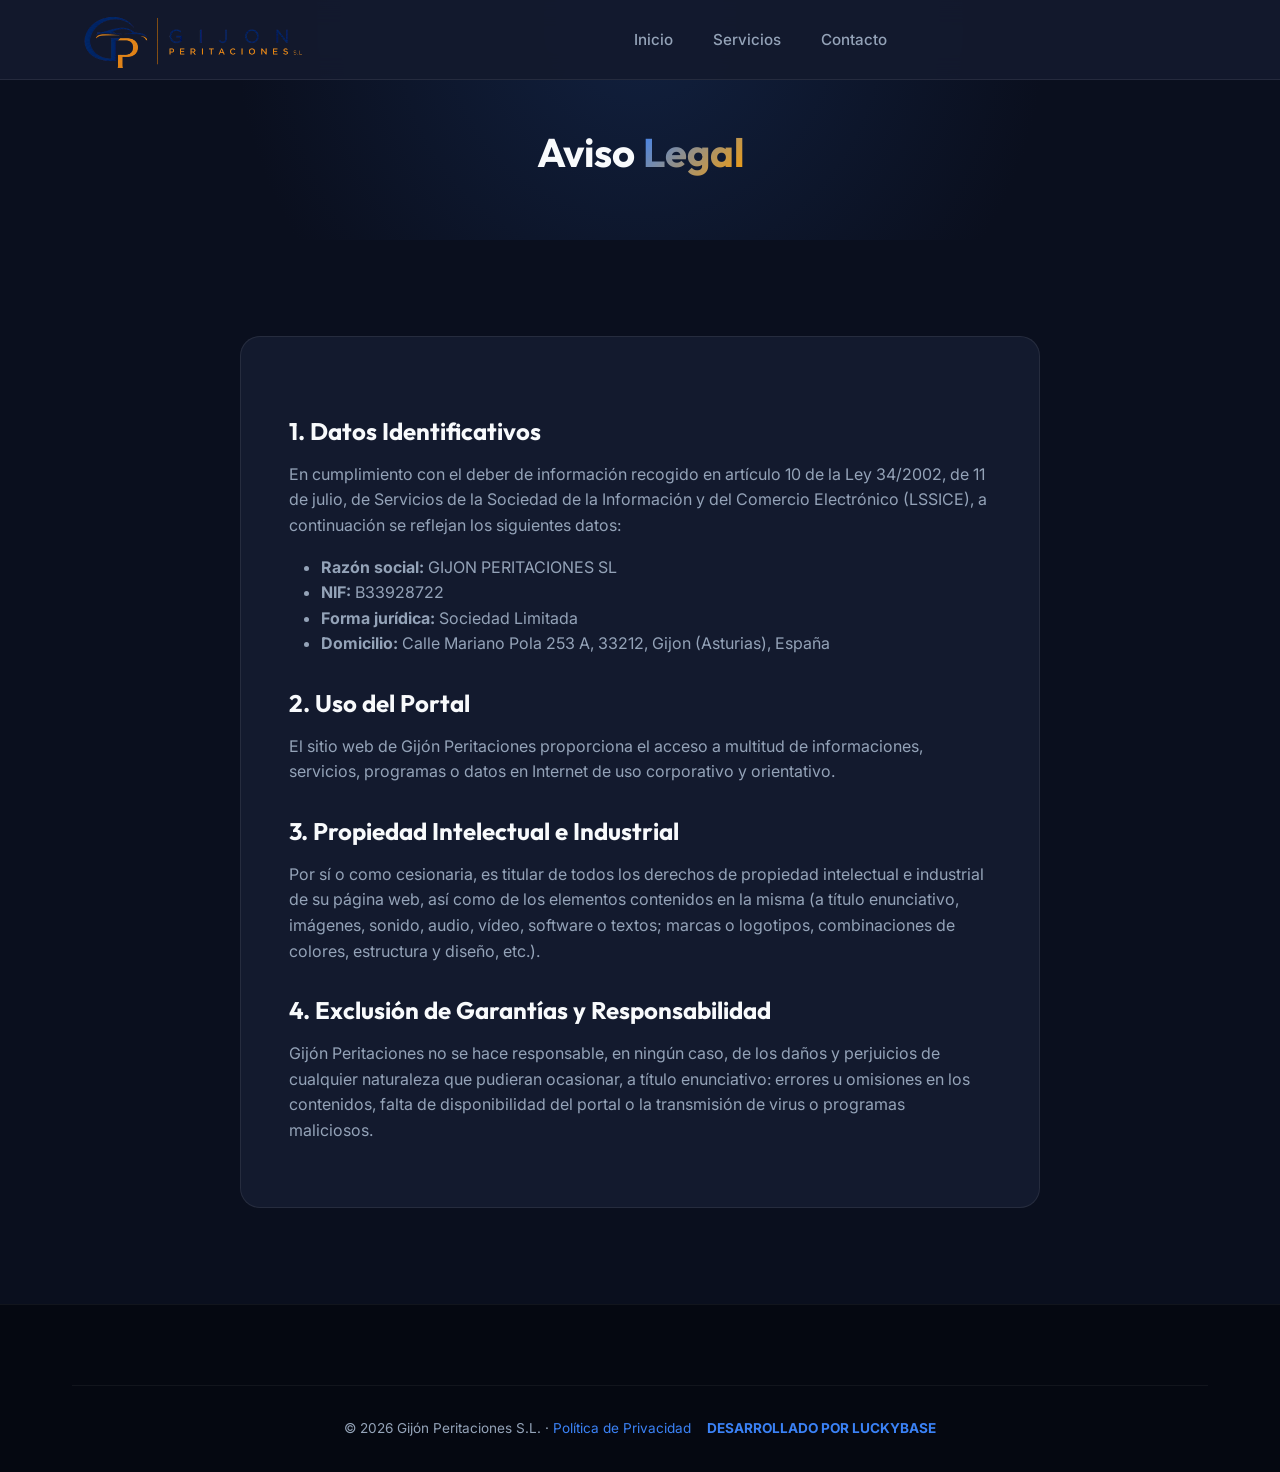
<file: aviso-legal.html>
<!DOCTYPE html>
<html lang="es">
<head>
  <meta charset="UTF-8">
  <meta name="viewport" content="width=device-width, initial-scale=1.0">
  <link rel="icon" type="image/png" href="1gijonperitacion.png">
  <link rel="apple-touch-icon" href="1gijonperitacion.png">
  <title>Aviso Legal | Gijón Peritaciones</title>
  <meta name="description" content="Aviso legal de Gijón Peritaciones S.L. con información corporativa y condiciones de uso del sitio web.">
  <meta name="author" content="Gijón Peritaciones S.L.">
  <meta name="robots" content="noindex, follow">
  <meta name="theme-color" content="#0a0f1e">
  <link rel="canonical" href="https://gijonperitaciones.es/aviso-legal.html">
  <meta property="og:locale" content="es_ES">
  <meta property="og:type" content="website">
  <meta property="og:site_name" content="Gijón Peritaciones">
  <meta property="og:title" content="Aviso Legal | Gijón Peritaciones">
  <meta property="og:description" content="Información legal y datos identificativos de Gijón Peritaciones S.L.">
  <meta property="og:url" content="https://gijonperitaciones.es/aviso-legal.html">
  <meta property="og:image" content="https://gijonperitaciones.es/1gijonperitacion.png">
  <meta name="twitter:card" content="summary">
  <meta name="twitter:title" content="Aviso Legal | Gijón Peritaciones">
  <meta name="twitter:description" content="Consulta la información legal corporativa de Gijón Peritaciones S.L.">
  <meta name="twitter:image" content="https://gijonperitaciones.es/1gijonperitacion.png">
  <link rel="preconnect" href="https://fonts.googleapis.com">
  <link rel="preconnect" href="https://fonts.gstatic.com" crossorigin>
  <link href="https://fonts.googleapis.com/css2?family=Inter:wght@300;400;500;600;700;800&family=Outfit:wght@300;400;500;600;700;800&display=swap" rel="stylesheet">
  <link rel="stylesheet" href="styles.css">
  <link rel="stylesheet" href="animations.css">
  <style>
    .header { background: var(--bg-glass-heavy); backdrop-filter: blur(12px); border-bottom: 1px solid var(--border-glass); }
    .legal-content h2 { margin: 2rem 0 1rem; color: var(--text-main); font-size: 1.5rem; font-family: var(--font-display); }
    .legal-content p { color: var(--text-muted); margin-bottom: 1rem; }
    .legal-content ul { color: var(--text-muted); padding-left: 2rem; list-style-type: disc; margin-bottom: 1rem; }
  </style>
</head>
<body>
  <header class="header" id="header">
    <nav class="nav container">
      <a href="index.html" class="logo">
        <div class="logo-icon logo-banner"><img src="3gijonperitacion-nav.png" alt="Logo Gijon Peritaciones"></div>
      </a>
      <ul class="nav-links" id="navLinks">
        <li><a href="index.html" class="nav-link">Inicio</a></li>
        <li><a href="servicios.html" class="nav-link">Servicios</a></li>
        <li><a href="contacto.html" class="nav-link">Contacto</a></li>
      </ul>
      <div class="nav-actions">
        <button class="hamburger" id="hamburger" aria-label="Menú"><span></span><span></span><span></span></button>
      </div>
    </nav>
  </header>

  <section class="page-header relative overflow-hidden" style="padding: 8rem 0 3rem;">
    <div class="container relative z-10 text-center">
      <h1 class="page-title reveal" style="font-size:2.5rem;">Aviso <span class="gradient-text">Legal</span></h1>
    </div>
  </section>

  <section class="section">
    <div class="container legal-content reveal bg-glass p-8 border border-glass rounded-lg" style="max-width:800px; margin: 0 auto; background: var(--bg-secondary); padding: 3rem; border-radius: var(--radius-lg); border: 1px solid var(--border-glass);">
      <h2>1. Datos Identificativos</h2>
      <p>En cumplimiento con el deber de información recogido en artículo 10 de la Ley 34/2002, de 11 de julio, de Servicios de la Sociedad de la Información y del Comercio Electrónico (LSSICE), a continuación se reflejan los siguientes datos:</p>
      <ul>
        <li><strong>Razón social:</strong> GIJON PERITACIONES SL</li>
        <li><strong>NIF:</strong> B33928722</li>
        <li><strong>Forma jurídica:</strong> Sociedad Limitada</li>
        <li><strong>Domicilio:</strong> Calle Mariano Pola 253 A, 33212, Gijon (Asturias), España</li>
      </ul>

      <h2>2. Uso del Portal</h2>
      <p>El sitio web de Gijón Peritaciones proporciona el acceso a multitud de informaciones, servicios, programas o datos en Internet de uso corporativo y orientativo.</p>

      <h2>3. Propiedad Intelectual e Industrial</h2>
      <p>Por sí o como cesionaria, es titular de todos los derechos de propiedad intelectual e industrial de su página web, así como de los elementos contenidos en la misma (a título enunciativo, imágenes, sonido, audio, vídeo, software o textos; marcas o logotipos, combinaciones de colores, estructura y diseño, etc.).</p>
      
      <h2>4. Exclusión de Garantías y Responsabilidad</h2>
      <p>Gijón Peritaciones no se hace responsable, en ningún caso, de los daños y perjuicios de cualquier naturaleza que pudieran ocasionar, a título enunciativo: errores u omisiones en los contenidos, falta de disponibilidad del portal o la transmisión de virus o programas maliciosos.</p>
    </div>
  </section>

  <footer class="footer">
    <div class="container">
      <div class="footer-bottom" style="justify-content:center; text-align:center;">
        <p>© 2026 Gijón Peritaciones S.L. · <a href="privacidad.html" style="color:var(--accent-blue)">Política de Privacidad</a></p>
        <p><a href="https://luckybase.es" target="_blank" rel="noopener noreferrer" style="color:var(--accent-blue); font-weight:700;">DESARROLLADO POR LUCKYBASE</a></p>
      </div>
    </div>
  </footer>
  <script src="main.js"></script>
</body>
</html>
</file>
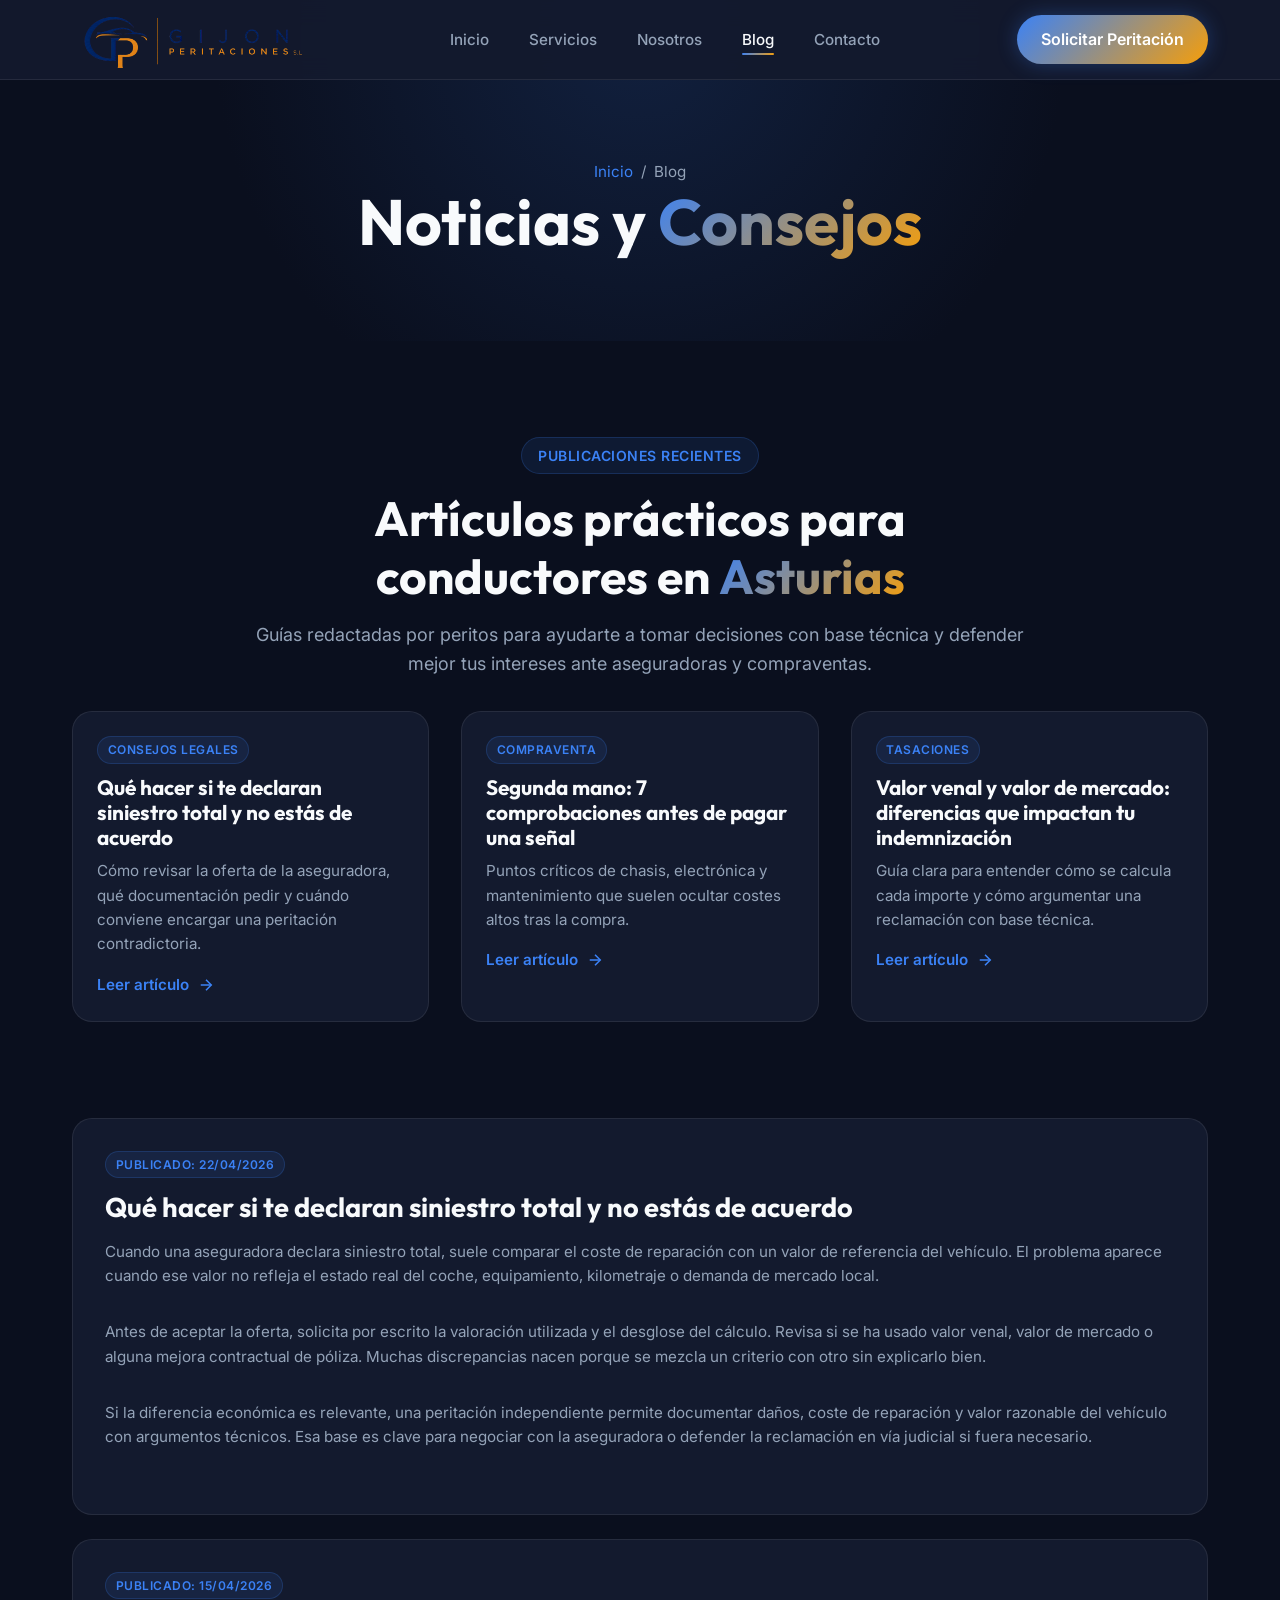
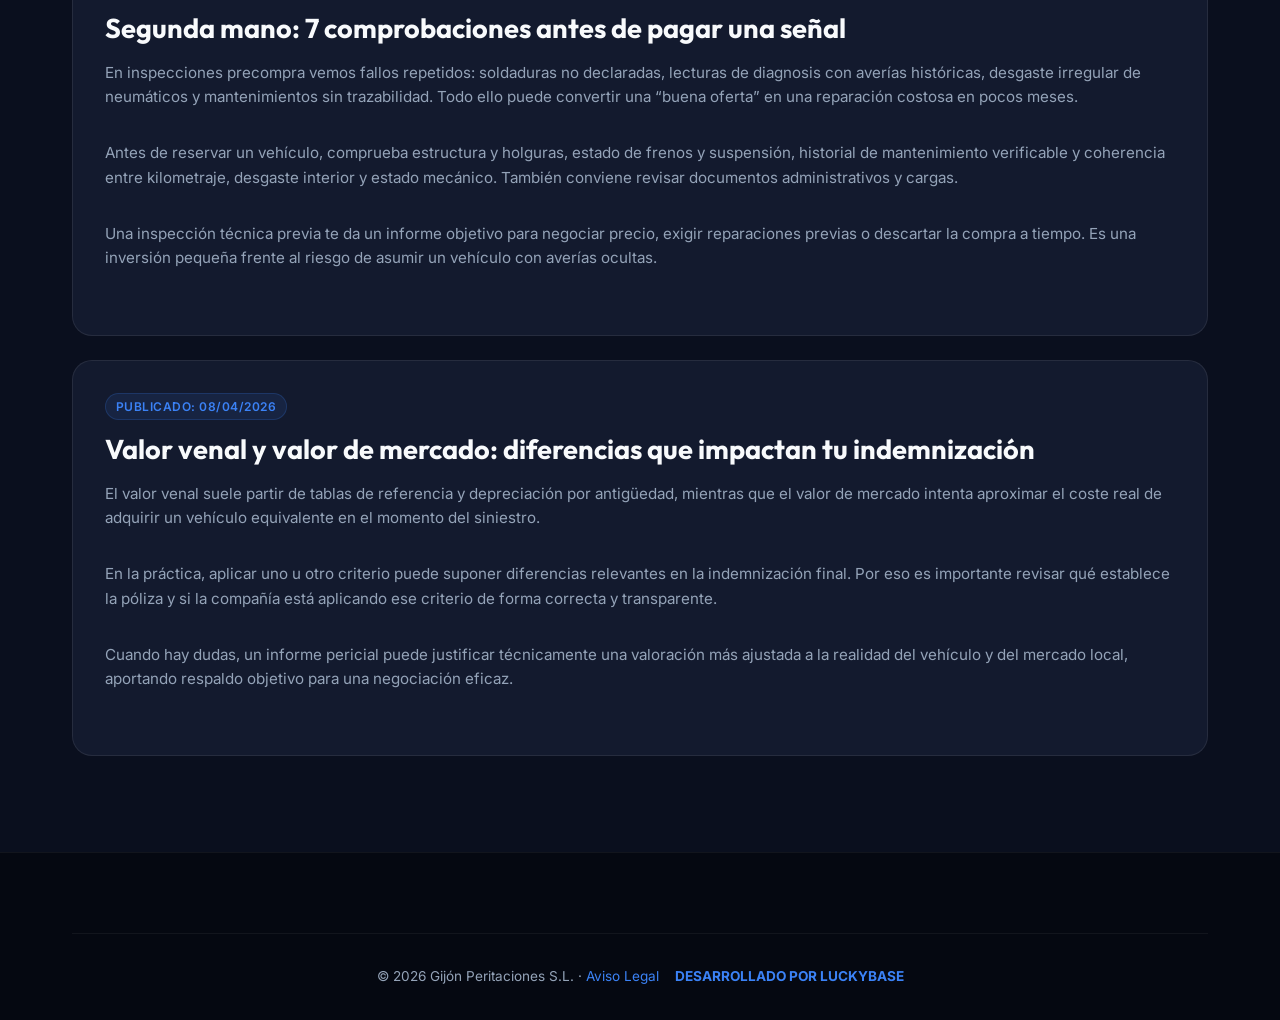
<file: blog.html>
<!DOCTYPE html>
<html lang="es">
<head>
  <meta charset="UTF-8">
  <meta name="viewport" content="width=device-width, initial-scale=1.0">
  <link rel="icon" type="image/png" href="1gijonperitacion.png">
  <link rel="apple-touch-icon" href="1gijonperitacion.png">
  <title>Blog de Peritación y Valoración de Automóviles | Gijón Peritaciones</title>
  <meta name="description" content="Consejos y guías técnicas redactadas por peritos de coches en Gijón y Asturias. Siniestros totales, vicios ocultos, valor venal y reclamación a aseguradoras.">
  <meta name="keywords" content="blog de coches asturias, peritos de vehiculos consejos, reclamar siniestro total coche, valor venal y de mercado, peritacion de vehiculos">
  <meta name="author" content="Gijón Peritaciones S.L.">
  <meta name="robots" content="index, follow, max-image-preview:large, max-snippet:-1, max-video-preview:-1">
  <meta name="theme-color" content="#0a0f1e">
  <link rel="canonical" href="https://gijonperitaciones.es/blog.html">
  <meta property="og:locale" content="es_ES">
  <meta property="og:type" content="website">
  <meta property="og:site_name" content="Gijón Peritaciones">
  <meta property="og:title" content="Blog de Peritación y Valoración de Automóviles | Gijón Peritaciones">
  <meta property="og:description" content="Consejos y guías técnicas redactadas por peritos de coches en Gijón y Asturias. Siniestros totales, vicios ocultos, valor venal y reclamación a aseguradoras.">
  <meta property="og:url" content="https://gijonperitaciones.es/blog.html">
  <meta property="og:image" content="https://gijonperitaciones.es/1gijonperitacion.png">
  <meta property="og:image:alt" content="Logotipo de Gijón Peritaciones">
  <meta name="twitter:card" content="summary_large_image">
  <meta name="twitter:title" content="Blog de Peritación y Valoración de Automóviles | Gijón Peritaciones">
  <meta name="twitter:description" content="Consejos técnicos y legales de peritación de vehículos en Gijón y Asturias.">
  <meta name="twitter:image" content="https://gijonperitaciones.es/1gijonperitacion.png">
  <link rel="preconnect" href="https://fonts.googleapis.com">
  <link rel="preconnect" href="https://fonts.gstatic.com" crossorigin>
  <link href="https://fonts.googleapis.com/css2?family=Inter:wght@300;400;500;600;700;800&family=Outfit:wght@300;400;500;600;700;800&display=swap" rel="stylesheet">
  <link rel="stylesheet" href="styles.css">
  <link rel="stylesheet" href="animations.css">
  <script type="application/ld+json">
    {
      "@context": "https://schema.org",
      "@graph": [
        {
          "@type": "Blog",
          "@id": "https://gijonperitaciones.es/blog.html#blog",
          "name": "Blog de Gijón Peritaciones",
          "url": "https://gijonperitaciones.es/blog.html",
          "description": "Artículos útiles sobre siniestros, valor venal, compraventa y reclamaciones a aseguradoras en Asturias.",
          "publisher": {
            "@type": "AutomotiveBusiness",
            "@id": "https://gijonperitaciones.es/#business",
            "name": "Gijón Peritaciones S.L.",
            "url": "https://gijonperitaciones.es/"
          },
          "blogPost": [
            {
              "@type": "BlogPosting",
              "headline": "Qué hacer si te declaran siniestro total y no estás de acuerdo",
              "url": "https://gijonperitaciones.es/blog.html#articulo-siniestro",
              "datePublished": "2026-04-22",
              "author": {
                "@type": "Organization",
                "name": "Gijón Peritaciones S.L."
              },
              "description": "Cómo revisar la oferta de la aseguradora, qué documentación pedir y cuándo conviene encargar una peritación contradictoria."
            },
            {
              "@type": "BlogPosting",
              "headline": "Segunda mano: 7 comprobaciones antes de pagar una señal",
              "url": "https://gijonperitaciones.es/blog.html#articulo-segundamano",
              "datePublished": "2026-04-15",
              "author": {
                "@type": "Organization",
                "name": "Gijón Peritaciones S.L."
              },
              "description": "Puntos críticos de chasis, electrónica y mantenimiento que suelen ocultar costes altos tras la compra."
            },
            {
              "@type": "BlogPosting",
              "headline": "Valor venal y valor de mercado: diferencias que impactan tu indemnización",
              "url": "https://gijonperitaciones.es/blog.html#articulo-valoracion",
              "datePublished": "2026-04-08",
              "author": {
                "@type": "Organization",
                "name": "Gijón Peritaciones S.L."
              },
              "description": "Guía clara para entender cómo se calcula cada importe y cómo argumentar una reclamación con base técnica."
            }
          ]
        }
      ]
    }
  </script>
  <style>.header { background: var(--bg-glass-heavy); backdrop-filter: blur(12px); border-bottom: 1px solid var(--border-glass); }</style>
</head>
<body>
  <header class="header" id="header">
    <nav class="nav container">
      <a href="index.html" class="logo">
        <div class="logo-icon logo-banner"><img src="3gijonperitacion-nav.png" alt="Logo Gijon Peritaciones"></div>
      </a>
      <ul class="nav-links" id="navLinks">
        <li><a href="index.html" class="nav-link">Inicio</a></li>
        <li><a href="servicios.html" class="nav-link">Servicios</a></li>
        <li><a href="nosotros.html" class="nav-link">Nosotros</a></li>
        <li><a href="blog.html" class="nav-link active">Blog</a></li>
        <li><a href="contacto.html" class="nav-link">Contacto</a></li>
      </ul>
      <div class="nav-actions">
        <a href="contacto.html" class="btn-primary">Solicitar Peritación</a>
        <button class="hamburger" id="hamburger" aria-label="Menú"><span></span><span></span><span></span></button>
      </div>
    </nav>
  </header>

  <section class="page-header relative overflow-hidden">
    <div class="particles" id="particles"></div>
    <div class="container relative z-10">
      <div class="breadcrumb reveal"><a href="index.html">Inicio</a> <span>/</span> Blog</div>
      <h1 class="page-title reveal">Noticias y <span class="gradient-text">Consejos</span></h1>
    </div>
  </section>

  <section class="section">
    <div class="container">
      <div class="section-header reveal" style="margin-bottom:2rem;">
        <div class="section-tag">Publicaciones Recientes</div>
        <h2 class="section-title">Artículos prácticos para conductores en <span class="gradient-text">Asturias</span></h2>
        <p class="section-desc">Guías redactadas por peritos para ayudarte a tomar decisiones con base técnica y defender mejor tus intereses ante aseguradoras y compraventas.</p>
      </div>

      <div style="display:grid; grid-template-columns: repeat(auto-fill, minmax(320px, 1fr)); gap: 2rem;">
        <article class="service-card reveal" style="padding:1.5rem;">
          <div class="section-tag" style="font-size:0.75rem; padding:0.2rem 0.6rem; margin-bottom:0.7rem">Consejos Legales</div>
          <h3 style="font-size:1.3rem; margin-bottom:0.6rem;">Qué hacer si te declaran siniestro total y no estás de acuerdo</h3>
          <p style="margin-bottom:1rem;">Cómo revisar la oferta de la aseguradora, qué documentación pedir y cuándo conviene encargar una peritación contradictoria.</p>
          <a href="#articulo-siniestro" class="service-link">Leer artículo <svg viewBox="0 0 24 24" fill="none" stroke="currentColor" stroke-width="2"><line x1="5" y1="12" x2="19" y2="12"></line><polyline points="12 5 19 12 12 19"></polyline></svg></a>
        </article>

        <article class="service-card reveal" style="padding:1.5rem;">
          <div class="section-tag" style="font-size:0.75rem; padding:0.2rem 0.6rem; margin-bottom:0.7rem">Compraventa</div>
          <h3 style="font-size:1.3rem; margin-bottom:0.6rem;">Segunda mano: 7 comprobaciones antes de pagar una señal</h3>
          <p style="margin-bottom:1rem;">Puntos críticos de chasis, electrónica y mantenimiento que suelen ocultar costes altos tras la compra.</p>
          <a href="#articulo-segundamano" class="service-link">Leer artículo <svg viewBox="0 0 24 24" fill="none" stroke="currentColor" stroke-width="2"><line x1="5" y1="12" x2="19" y2="12"></line><polyline points="12 5 19 12 12 19"></polyline></svg></a>
        </article>

        <article class="service-card reveal" style="padding:1.5rem;">
          <div class="section-tag" style="font-size:0.75rem; padding:0.2rem 0.6rem; margin-bottom:0.7rem">Tasaciones</div>
          <h3 style="font-size:1.3rem; margin-bottom:0.6rem;">Valor venal y valor de mercado: diferencias que impactan tu indemnización</h3>
          <p style="margin-bottom:1rem;">Guía clara para entender cómo se calcula cada importe y cómo argumentar una reclamación con base técnica.</p>
          <a href="#articulo-valoracion" class="service-link">Leer artículo <svg viewBox="0 0 24 24" fill="none" stroke="currentColor" stroke-width="2"><line x1="5" y1="12" x2="19" y2="12"></line><polyline points="12 5 19 12 12 19"></polyline></svg></a>
        </article>
      </div>
    </div>
  </section>

  <section class="section" style="padding-top:0;">
    <div class="container" style="display:grid; gap:1.5rem;">
      <article id="articulo-siniestro" class="service-card reveal" style="padding:2rem;">
        <div class="section-tag" style="font-size:0.75rem; padding:0.2rem 0.6rem; margin-bottom:0.8rem">Publicado: 22/04/2026</div>
        <h2 style="font-size:1.7rem; margin-bottom:1rem;">Qué hacer si te declaran siniestro total y no estás de acuerdo</h2>
        <p>Cuando una aseguradora declara siniestro total, suele comparar el coste de reparación con un valor de referencia del vehículo. El problema aparece cuando ese valor no refleja el estado real del coche, equipamiento, kilometraje o demanda de mercado local.</p>
        <p>Antes de aceptar la oferta, solicita por escrito la valoración utilizada y el desglose del cálculo. Revisa si se ha usado valor venal, valor de mercado o alguna mejora contractual de póliza. Muchas discrepancias nacen porque se mezcla un criterio con otro sin explicarlo bien.</p>
        <p>Si la diferencia económica es relevante, una peritación independiente permite documentar daños, coste de reparación y valor razonable del vehículo con argumentos técnicos. Esa base es clave para negociar con la aseguradora o defender la reclamación en vía judicial si fuera necesario.</p>
      </article>

      <article id="articulo-segundamano" class="service-card reveal" style="padding:2rem;">
        <div class="section-tag" style="font-size:0.75rem; padding:0.2rem 0.6rem; margin-bottom:0.8rem">Publicado: 15/04/2026</div>
        <h2 style="font-size:1.7rem; margin-bottom:1rem;">Segunda mano: 7 comprobaciones antes de pagar una señal</h2>
        <p>En inspecciones precompra vemos fallos repetidos: soldaduras no declaradas, lecturas de diagnosis con averías históricas, desgaste irregular de neumáticos y mantenimientos sin trazabilidad. Todo ello puede convertir una “buena oferta” en una reparación costosa en pocos meses.</p>
        <p>Antes de reservar un vehículo, comprueba estructura y holguras, estado de frenos y suspensión, historial de mantenimiento verificable y coherencia entre kilometraje, desgaste interior y estado mecánico. También conviene revisar documentos administrativos y cargas.</p>
        <p>Una inspección técnica previa te da un informe objetivo para negociar precio, exigir reparaciones previas o descartar la compra a tiempo. Es una inversión pequeña frente al riesgo de asumir un vehículo con averías ocultas.</p>
      </article>

      <article id="articulo-valoracion" class="service-card reveal" style="padding:2rem;">
        <div class="section-tag" style="font-size:0.75rem; padding:0.2rem 0.6rem; margin-bottom:0.8rem">Publicado: 08/04/2026</div>
        <h2 style="font-size:1.7rem; margin-bottom:1rem;">Valor venal y valor de mercado: diferencias que impactan tu indemnización</h2>
        <p>El valor venal suele partir de tablas de referencia y depreciación por antigüedad, mientras que el valor de mercado intenta aproximar el coste real de adquirir un vehículo equivalente en el momento del siniestro.</p>
        <p>En la práctica, aplicar uno u otro criterio puede suponer diferencias relevantes en la indemnización final. Por eso es importante revisar qué establece la póliza y si la compañía está aplicando ese criterio de forma correcta y transparente.</p>
        <p>Cuando hay dudas, un informe pericial puede justificar técnicamente una valoración más ajustada a la realidad del vehículo y del mercado local, aportando respaldo objetivo para una negociación eficaz.</p>
      </article>
    </div>
  </section>

  <footer class="footer">
    <div class="container">
      <div class="footer-bottom" style="justify-content:center; text-align:center;">
        <p>© 2026 Gijón Peritaciones S.L. · <a href="aviso-legal.html" style="color:var(--accent-blue)">Aviso Legal</a></p>
        <p><a href="https://luckybase.es" target="_blank" rel="noopener noreferrer" style="color:var(--accent-blue); font-weight:700;">DESARROLLADO POR LUCKYBASE</a></p>
      </div>
    </div>
  </footer>
  <script src="main.js"></script>
</body>
</html>
</file>
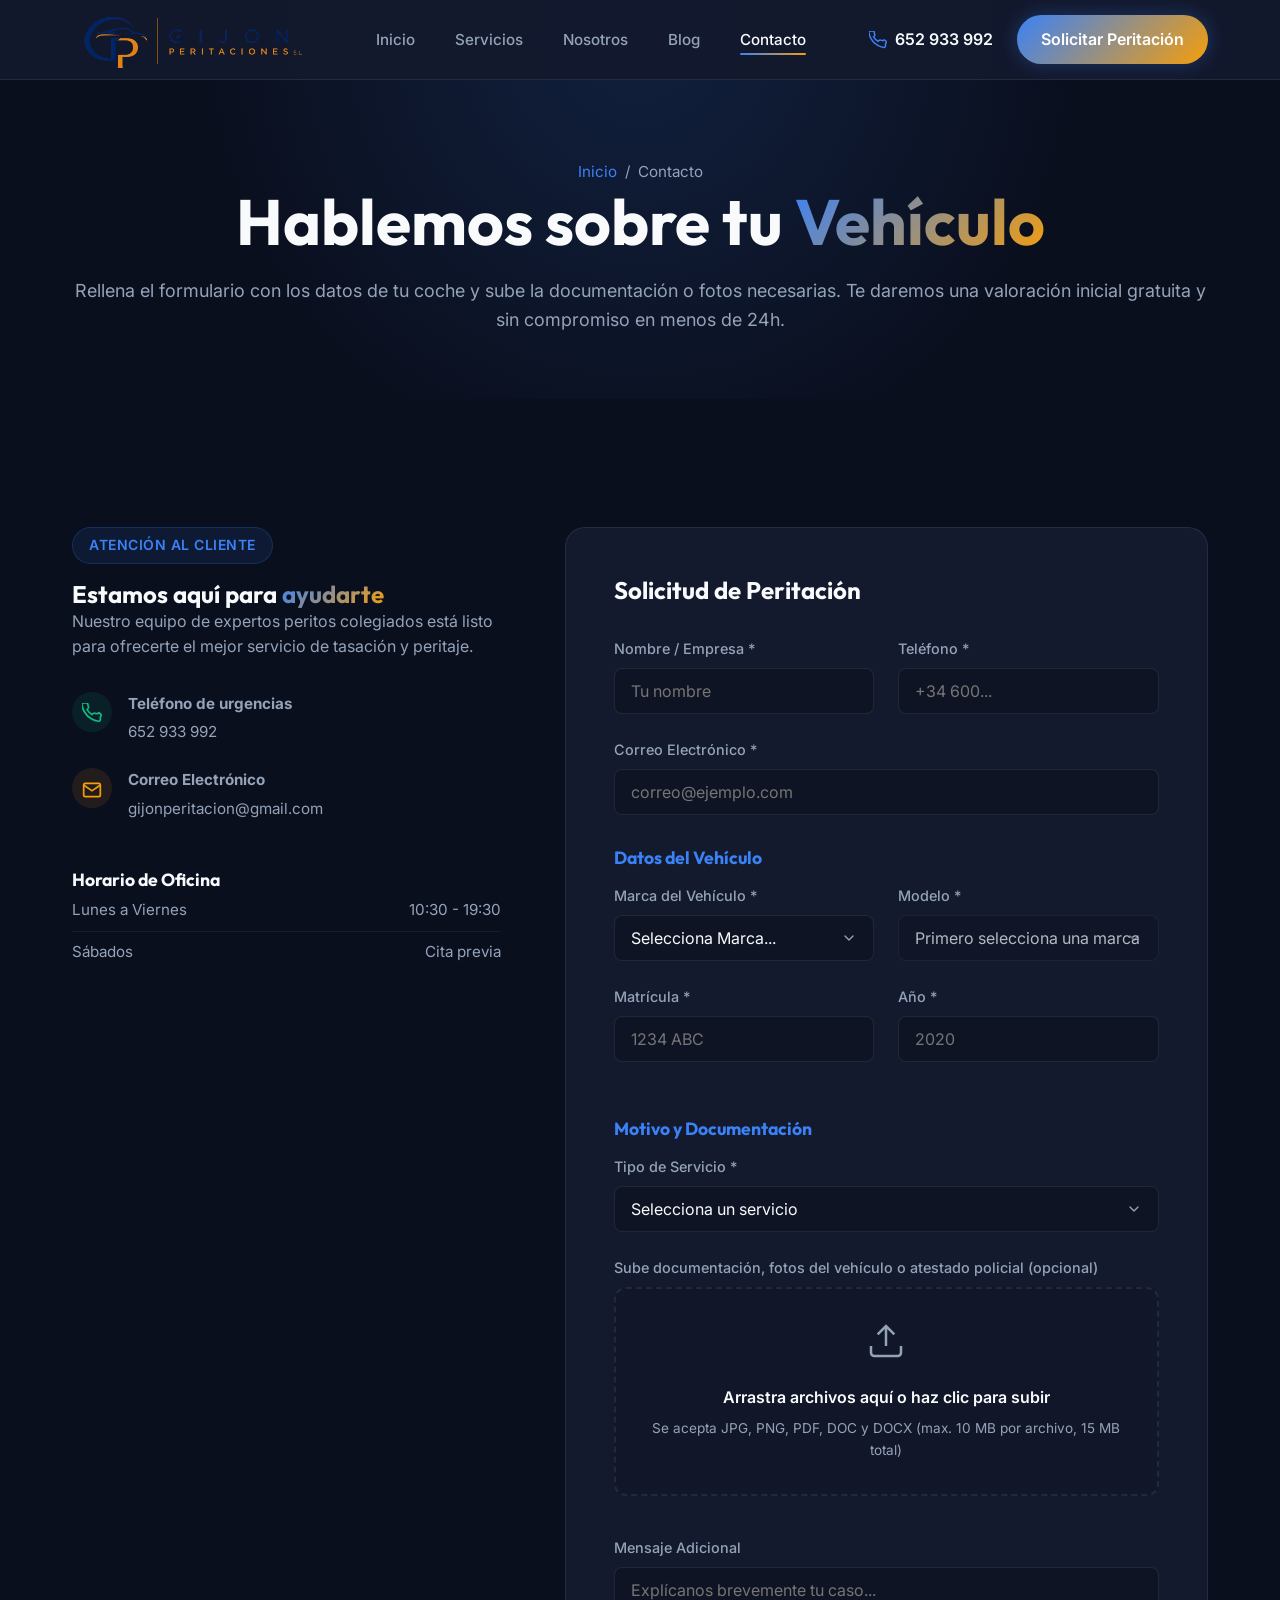
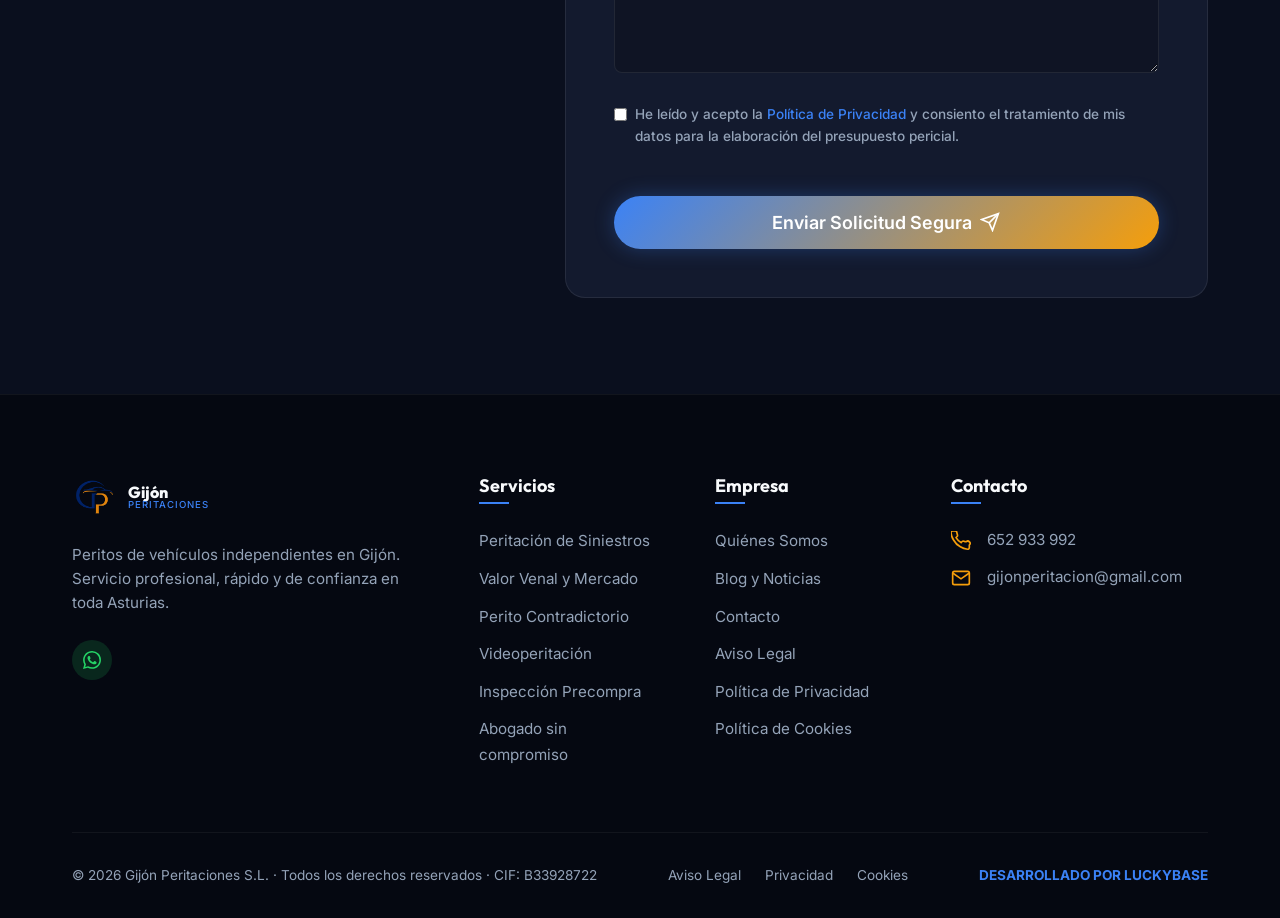
<file: contacto.html>
<!DOCTYPE html>
<html lang="es">
<head>
  <meta charset="UTF-8">
  <meta name="viewport" content="width=device-width, initial-scale=1.0">
  <link rel="icon" type="image/png" href="1gijonperitacion.png">
  <link rel="apple-touch-icon" href="1gijonperitacion.png">
  <title>Contacto y Presupuesto - Peritos de Automóviles | Gijón Peritaciones</title>
  <meta name="description" content="Contacta con Gijón Peritaciones para solicitar la peritación de tu vehículo en Gijón y Asturias. Ofrecemos respuesta rápida para siniestros, tasaciones e informes periciales.">
  <meta name="keywords" content="contacto perito coches gijon, presupuesto peritacion asturias, solicitar perito de coche, gabinete pericial gijon">
  <meta name="author" content="Gijón Peritaciones S.L.">
  <meta name="robots" content="index, follow, max-image-preview:large, max-snippet:-1, max-video-preview:-1">
  <meta name="theme-color" content="#0a0f1e">
  <link rel="canonical" href="https://gijonperitaciones.es/contacto.html">
  <meta property="og:locale" content="es_ES">
  <meta property="og:type" content="website">
  <meta property="og:site_name" content="Gijón Peritaciones">
  <meta property="og:title" content="Contacto y Presupuesto - Peritos de Automóviles | Gijón Peritaciones">
  <meta property="og:description" content="Contacta con Gijón Peritaciones para solicitar la peritación de tu vehículo en Gijón y Asturias. Ofrecemos respuesta rápida para siniestros, tasaciones e informes periciales.">
  <meta property="og:url" content="https://gijonperitaciones.es/contacto.html">
  <meta property="og:image" content="https://gijonperitaciones.es/1gijonperitacion.png">
  <meta property="og:image:alt" content="Logotipo de Gijón Peritaciones">
  <meta name="twitter:card" content="summary_large_image">
  <meta name="twitter:title" content="Contacto y Presupuesto - Peritos de Automóviles | Gijón Peritaciones">
  <meta name="twitter:description" content="Habla con un perito de automóviles y solicita tu peritación en Gijón.">
  <meta name="twitter:image" content="https://gijonperitaciones.es/1gijonperitacion.png">
  <link rel="preconnect" href="https://fonts.googleapis.com">
  <link rel="preconnect" href="https://fonts.gstatic.com" crossorigin>
  <link href="https://fonts.googleapis.com/css2?family=Inter:wght@300;400;500;600;700;800;900&family=Outfit:wght@300;400;500;600;700;800;900&display=swap" rel="stylesheet">
  <link rel="stylesheet" href="styles.css">
  <link rel="stylesheet" href="animations.css">
  <script type="application/ld+json">
    {
      "@context": "https://schema.org",
      "@type": "ContactPage",
      "name": "Contacto | Gijón Peritaciones",
      "url": "https://gijonperitaciones.es/contacto.html",
      "mainEntity": {
        "@type": "AutomotiveBusiness",
        "@id": "https://gijonperitaciones.es/#business",
        "name": "Gijón Peritaciones S.L.",
        "telephone": "+34 652 933 992",
        "address": {
          "@type": "PostalAddress",
          "streetAddress": "Calle Mariano Pola 253 A",
          "postalCode": "33212",
          "addressLocality": "Gijón",
          "addressRegion": "Asturias",
          "addressCountry": "ES"
        }
      }
    }
  </script>
  <style>
    /* Ensure header has background on inner pages */
    .header { background: var(--bg-glass-heavy); backdrop-filter: blur(12px); border-bottom: 1px solid var(--border-glass); }
  </style>
</head>
<body>
  <!-- Header -->
  <header class="header" id="header">
    <nav class="nav container">
      <a href="index.html" class="logo">
        <div class="logo-icon logo-banner"><img src="3gijonperitacion-nav.png" alt="Logo Gijon Peritaciones"></div>
      </a>

      <ul class="nav-links" id="navLinks">
        <li><a href="index.html" class="nav-link">Inicio</a></li>
        <li><a href="servicios.html" class="nav-link">Servicios</a></li>
        <li><a href="nosotros.html" class="nav-link">Nosotros</a></li>
        <li><a href="blog.html" class="nav-link">Blog</a></li>
        <li><a href="contacto.html" class="nav-link active">Contacto</a></li>
      </ul>

      <div class="nav-actions">
        <a href="tel:+34652933992" class="btn-phone">
          <svg viewBox="0 0 24 24" fill="none" stroke="currentColor" stroke-width="2">
            <path d="M22 16.92v3a2 2 0 01-2.18 2 19.79 19.79 0 01-8.63-3.07A19.5 19.5 0 013.07 10.8a19.79 19.79 0 01-3.07-8.67A2 2 0 012 0h3a2 2 0 012 1.72c.127.96.361 1.903.7 2.81a2 2 0 01-.45 2.11L6.09 7.91a16 16 0 006 6l1.27-1.27a2 2 0 012.11-.45c.907.339 1.85.573 2.81.7A2 2 0 0122 16.92z"/>
          </svg>
          652 933 992
        </a>
        <a href="contacto.html" class="btn-primary">Solicitar Peritación</a>
        <button class="hamburger" id="hamburger" aria-label="Menú">
          <span></span><span></span><span></span>
        </button>
      </div>
    </nav>
  </header>

  <!-- Page Header -->
  <section class="page-header relative overflow-hidden">
    <div class="particles" id="particles"></div>
    <div class="container relative z-10">
      <div class="breadcrumb reveal">
        <a href="index.html">Inicio</a> <span>/</span> Contacto
      </div>
      <h1 class="page-title reveal">Hablemos sobre tu <span class="gradient-text">Vehículo</span></h1>
      <p class="section-desc reveal mx-auto max-w-2xl">Rellena el formulario con los datos de tu coche y sube la documentación o fotos necesarias. Te daremos una valoración inicial gratuita y sin compromiso en menos de 24h.</p>
    </div>
  </section>

  <!-- Contact Section -->
  <section class="section">
    <div class="container">
      <div class="contact-container reveal">
        
        <!-- Info Sidebar -->
        <div class="contact-info">
          <div class="section-tag">Atención al Cliente</div>
          <h2>Estamos aquí para <span class="gradient-text">ayudarte</span></h2>
          <p style="color:var(--text-muted); margin-bottom: 2rem;">Nuestro equipo de expertos peritos colegiados está listo para ofrecerte el mejor servicio de tasación y peritaje.</p>
          
          <ul class="contact-list" style="margin-bottom: 3rem; display: flex; flex-direction: column; gap: 1.5rem;">
            <li class="reveal">
              <div style="width: 40px; height: 40px; border-radius: 50%; background: rgba(16,185,129,0.1); display:flex; align-items:center; justify-content:center; flex-shrink:0;">
                 <svg viewBox="0 0 24 24" fill="none" stroke="currentColor" stroke-width="2" width="20" height="20" style="color:var(--accent-emerald)"><path d="M22 16.92v3a2 2 0 01-2.18 2 19.79 19.79 0 01-8.63-3.07A19.5 19.5 0 013.07 10.8a19.79 19.79 0 01-3.07-8.67A2 2 0 012 0h3a2 2 0 012 1.72c.127.96.361 1.903.7 2.81a2 2 0 01-.45 2.11L6.09 7.91a16 16 0 006 6l1.27-1.27a2 2 0 012.11-.45c.907.339 1.85.573 2.81.7A2 2 0 0122 16.92z"/></svg>
              </div>
              <div>
                <strong style="display:block; margin-bottom: 0.25rem;">Teléfono de urgencias</strong>
                <a href="tel:+34652933992" style="color:var(--text-muted)">652 933 992</a>
              </div>
            </li>
            <li class="reveal">
              <div style="width: 40px; height: 40px; border-radius: 50%; background: rgba(245,158,11,0.1); display:flex; align-items:center; justify-content:center; flex-shrink:0;">
                 <svg viewBox="0 0 24 24" fill="none" stroke="currentColor" stroke-width="2" width="20" height="20" style="color:var(--accent-amber)"><path d="M4 4h16c1.1 0 2 .9 2 2v12c0 1.1-.9 2-2 2H4c-1.1 0-2-.9-2-2V6c0-1.1.9-2 2-2z"/><polyline points="22,6 12,13 2,6"/></svg>
              </div>
              <div>
                <strong style="display:block; margin-bottom: 0.25rem;">Correo Electrónico</strong>
                <a href="mailto:gijonperitacion@gmail.com" style="color:var(--text-muted)">gijonperitacion@gmail.com</a>
              </div>
            </li>
          </ul>

          <div class="p-6 bg-glass border border-glass rounded-lg reveal">
            <h3 style="font-size:1.1rem; margin-bottom:0.5rem">Horario de Oficina</h3>
            <p style="color:var(--text-muted); font-size:0.95rem; display:flex; justify-content:space-between; margin-bottom:0.5rem; border-bottom:1px solid rgba(255,255,255,0.05); padding-bottom:0.5rem;">
              <span>Lunes a Viernes</span> <span>10:30 - 19:30</span>
            </p>
            <p style="color:var(--text-muted); font-size:0.95rem; display:flex; justify-content:space-between;">
              <span>Sábados</span> <span>Cita previa</span>
            </p>
          </div>
        </div>

        <!-- Form Area -->
        <div class="form-glass reveal active">
          <h3 style="font-size: 1.5rem; margin-bottom: 2rem;">Solicitud de Peritación</h3>
          <form id="contactForm" autocomplete="off">
            <div style="display: grid; grid-template-columns: 1fr 1fr; gap: 1.5rem;">
              <div class="form-group">
                <label for="name">Nombre / Empresa *</label>
                <input type="text" id="name" class="form-control" required placeholder="Tu nombre">
                <div class="input-focus-effect"></div>
              </div>
              <div class="form-group">
                <label for="phone">Teléfono *</label>
                <input type="tel" id="phone" class="form-control" required placeholder="+34 600..." pattern="[0-9\+ ]{9,15}">
                <div class="input-focus-effect"></div>
              </div>
            </div>

            <div class="form-group">
              <label for="email">Correo Electrónico *</label>
              <input type="email" id="email" class="form-control" required placeholder="correo@ejemplo.com">
              <div class="input-focus-effect"></div>
            </div>

            <h4 style="margin: 2rem 0 1rem; color: var(--accent-blue); font-size: 1.1rem;">Datos del Vehículo</h4>
            <div style="display: grid; grid-template-columns: 1fr 1fr; gap: 1.5rem;">
              <div class="form-group">
                <label for="carBrand">Marca del Vehículo *</label>
                <select id="carBrand" class="form-control" required>
                  <option value="" disabled selected>Cargando marcas...</option>
                </select>
                <div class="input-focus-effect"></div>
              </div>
              <div class="form-group">
                <label for="carModel">Modelo *</label>
                <select id="carModel" class="form-control" required disabled>
                  <option value="" disabled selected>Primero selecciona una marca</option>
                </select>
                <div class="input-focus-effect"></div>
              </div>
            </div>
            
            <div style="display: grid; grid-template-columns: 1fr 1fr; gap: 1.5rem;">
              <div class="form-group">
                <label for="matricula">Matrícula *</label>
                <input type="text" id="matricula" class="form-control" placeholder="1234 ABC" required>
                <div class="input-focus-effect"></div>
              </div>
              <div class="form-group">
                <label for="year">Año *</label>
                <input type="number" id="year" class="form-control" placeholder="2020" min="1900" max="2026" required>
                <div class="input-focus-effect"></div>
              </div>
            </div>

            <h4 style="margin: 2rem 0 1rem; color: var(--accent-blue); font-size: 1.1rem;">Motivo y Documentación</h4>
            <div class="form-group">
              <label for="serviceType">Tipo de Servicio *</label>
              <select id="serviceType" class="form-control" required>
                <option value="" disabled selected>Selecciona un servicio</option>
                <option value="peritacion_siniestros_presencial">Peritación de siniestro (presencial)</option>
                <option value="videoperitacion">Videoperitación</option>
                <option value="informe_valor_venal_mercado">Informe de valor venal / mercado</option>
                <option value="perito_contradictorio_judicial">Perito Contradictorio / Judicial</option>
                <option value="inspeccion_precompra">Inspección Precompraventa</option>
                <option value="danos_vicios_ocultos">Daños y Vicios Ocultos</option>
                <option value="gestion_siniestro">Gestión del siniestro</option>
                <option value="otro">Otro</option>
              </select>
              <div class="input-focus-effect"></div>
            </div>

            <div class="form-group">
              <label>Sube documentación, fotos del vehículo o atestado policial (opcional)</label>
              <div class="file-upload-wrapper" id="fileDropZone">
                 <input type="file" id="fileInput" multiple accept="image/*,.pdf,.doc,.docx">
                 <div class="file-upload-icon">
                    <svg viewBox="0 0 24 24" fill="none" stroke="currentColor" stroke-width="1.5">
                      <path d="M21 15v4a2 2 0 0 1-2 2H5a2 2 0 0 1-2-2v-4"></path>
                      <polyline points="17 8 12 3 7 8"></polyline>
                      <line x1="12" y1="3" x2="12" y2="15"></line>
                    </svg>
                 </div>
                 <p style="font-weight:600; font-size:1rem;">Arrastra archivos aquí o haz clic para subir</p>
                 <p style="color:var(--text-muted); font-size:0.85rem; margin-top:0.5rem;">Se acepta JPG, PNG, PDF, DOC y DOCX (max. 10 MB por archivo, 15 MB total)</p>
              </div>
              <div id="fileList" class="file-list"></div>
            </div>

            <div class="form-group">
              <label for="message">Mensaje Adicional</label>
              <textarea id="message" class="form-control" rows="4" placeholder="Explícanos brevemente tu caso..."></textarea>
              <div class="input-focus-effect"></div>
            </div>
            
            <div class="form-group" style="display:flex; gap:0.5rem; align-items:flex-start;">
              <input type="checkbox" id="privacy" required style="margin-top:4px;">
              <label for="privacy" style="font-size:0.85rem;">He leído y acepto la <a href="privacidad.html" style="color:var(--accent-blue)">Política de Privacidad</a> y consiento el tratamiento de mis datos para la elaboración del presupuesto pericial.</label>
            </div>

            <button type="submit" class="btn-primary btn-lg" style="width:100%; margin-top:1rem;">
              Enviar Solicitud Segura
              <svg viewBox="0 0 24 24" fill="none" stroke="currentColor" stroke-width="2">
                <line x1="22" y1="2" x2="11" y2="13"></line>
                <polygon points="22 2 15 22 11 13 2 9 22 2"></polygon>
              </svg>
            </button>
          </form>
        </div>
      </div>
    </div>
  </section>

  <!-- Footer -->
  <footer class="footer">
    <div class="container">
      <div class="footer-grid">
        <div class="footer-brand">
          <a href="index.html" class="logo">
            <div class="logo-icon logo-icon--sm"><img src="1gijonperitacion.png" alt="Logo Gijon Peritaciones"></div>
            <div class="logo-text"><span class="logo-main" style="font-size:1rem;">Gijón</span><span class="logo-sub" style="font-size:0.6rem;">Peritaciones</span></div>
          </a>
          <p>Peritos de vehículos independientes en Gijón. Servicio profesional, rápido y de confianza en toda Asturias.</p>
          <div class="social-links">
            <a href="https://wa.me/34652933992" target="_blank" aria-label="WhatsApp" class="social-link" style="background:rgba(37,211,102,0.15); color:#25D366;">
              <svg viewBox="0 0 24 24" fill="currentColor" aria-hidden="true">
                <path d="M20.52 3.48A11.9 11.9 0 0 0 12.04 0C5.45 0 .1 5.35.1 11.94c0 2.1.55 4.15 1.6 5.96L0 24l6.27-1.64a11.9 11.9 0 0 0 5.77 1.47h.01c6.58 0 11.93-5.35 11.93-11.94 0-3.18-1.24-6.16-3.46-8.4zM12.05 21.8h-.01a9.83 9.83 0 0 1-5.01-1.37l-.36-.21-3.72.97 1-3.62-.24-.37a9.8 9.8 0 0 1-1.5-5.26c0-5.43 4.42-9.85 9.85-9.85 2.63 0 5.11 1.03 6.97 2.9a9.8 9.8 0 0 1 2.87 6.95c0 5.43-4.42 9.85-9.85 9.85zm5.4-7.37c-.3-.15-1.78-.88-2.05-.98-.27-.1-.47-.15-.67.15-.2.3-.77.98-.95 1.18-.17.2-.35.22-.64.08-.3-.15-1.24-.45-2.36-1.43-.87-.78-1.46-1.73-1.63-2.03-.17-.3-.02-.46.13-.6.13-.13.3-.35.45-.52.15-.17.2-.3.3-.5.1-.2.05-.37-.02-.52-.08-.15-.67-1.62-.92-2.22-.24-.58-.49-.5-.67-.5h-.57c-.2 0-.52.08-.8.37-.27.3-1.04 1.02-1.04 2.5s1.07 2.9 1.22 3.1c.15.2 2.1 3.2 5.08 4.5.71.31 1.26.5 1.69.64.71.22 1.36.19 1.88.12.57-.09 1.78-.73 2.03-1.44.25-.71.25-1.32.17-1.44-.07-.12-.27-.2-.57-.35z"/>
              </svg>
            </a>
          </div>
        </div>
        <div class="footer-col">
          <h4>Servicios</h4>
          <ul>
            <li><a href="servicios.html#accidentes">Peritación de Siniestros</a></li>
            <li><a href="servicios.html#tasacion">Valor Venal y Mercado</a></li>
            <li><a href="servicios.html#seguros">Perito Contradictorio</a></li>
            <li><a href="servicios.html#judicial">Videoperitación</a></li>
            <li><a href="servicios.html#precompra">Inspección Precompra</a></li>
            <li><a href="servicios.html#abogado">Abogado sin compromiso</a></li>
          </ul>
        </div>
        <div class="footer-col">
          <h4>Empresa</h4>
          <ul>
            <li><a href="nosotros.html">Quiénes Somos</a></li>
            <li><a href="blog.html">Blog y Noticias</a></li>
            <li><a href="contacto.html">Contacto</a></li>
            <li><a href="aviso-legal.html">Aviso Legal</a></li>
            <li><a href="privacidad.html">Política de Privacidad</a></li>
            <li><a href="cookies.html">Política de Cookies</a></li>
          </ul>
        </div>
        <div class="footer-col">
          <h4>Contacto</h4>
          <ul class="contact-list">
            <li>
              <svg viewBox="0 0 24 24" fill="none" stroke="currentColor" stroke-width="2"><path d="M22 16.92v3a2 2 0 01-2.18 2 19.79 19.79 0 01-8.63-3.07A19.5 19.5 0 013.07 10.8a19.79 19.79 0 01-3.07-8.67A2 2 0 012 0h3a2 2 0 012 1.72c.127.96.361 1.903.7 2.81a2 2 0 01-.45 2.11L6.09 7.91a16 16 0 006 6l1.27-1.27a2 2 0 012.11-.45c.907.339 1.85.573 2.81.7A2 2 0 0122 16.92z"/></svg>
              <a href="tel:+34652933992">652 933 992</a>
            </li>
            <li>
              <svg viewBox="0 0 24 24" fill="none" stroke="currentColor" stroke-width="2"><path d="M4 4h16c1.1 0 2 .9 2 2v12c0 1.1-.9 2-2 2H4c-1.1 0-2-.9-2-2V6c0-1.1.9-2 2-2z"/><polyline points="22,6 12,13 2,6"/></svg>
              <a href="mailto:gijonperitacion@gmail.com">gijonperitacion@gmail.com</a>
            </li>
          </ul>
        </div>
      </div>
      <div class="footer-bottom">
        <p>© 2026 Gijón Peritaciones S.L. · Todos los derechos reservados · CIF: B33928722</p>
        <div class="footer-legal">
          <a href="aviso-legal.html">Aviso Legal</a>
          <a href="privacidad.html">Privacidad</a>
          <a href="cookies.html">Cookies</a>
        </div>
        <p><a href="https://luckybase.es" target="_blank" rel="noopener noreferrer" style="color:var(--accent-blue); font-weight:700;">DESARROLLADO POR LUCKYBASE</a></p>
      </div>
    </div>
  </footer>

  <script src="main.js"></script>
  <script src="contact.js"></script>
</body>
</html>
</file>
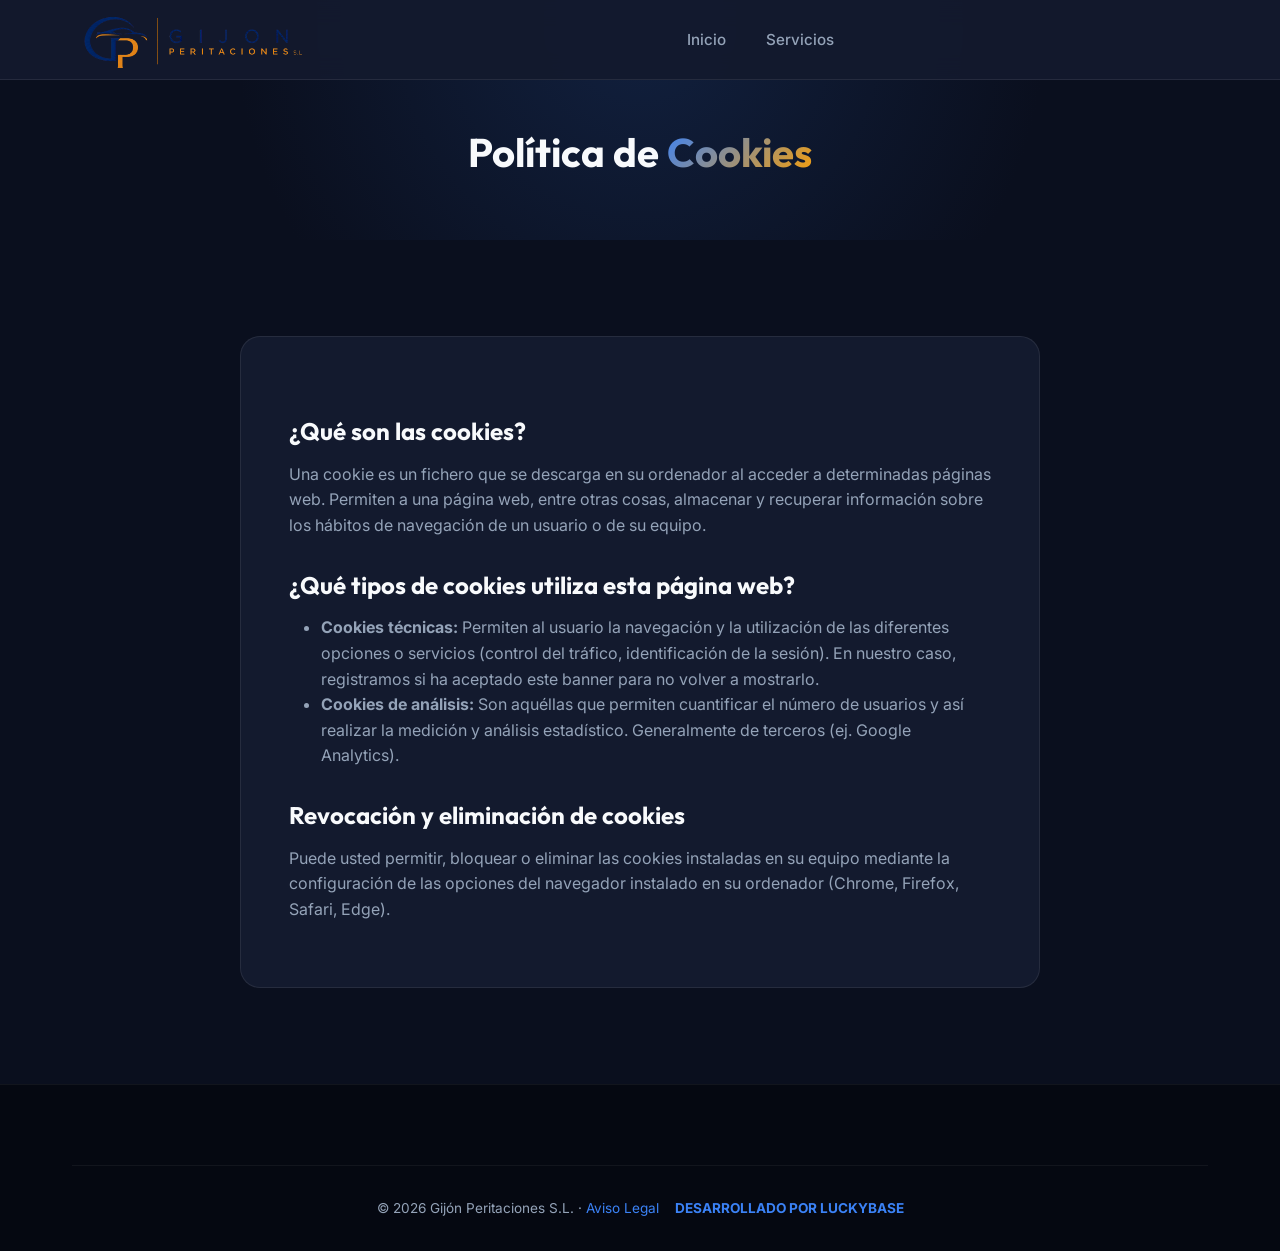
<file: cookies.html>
<!DOCTYPE html>
<html lang="es">
<head>
  <meta charset="UTF-8">
  <meta name="viewport" content="width=device-width, initial-scale=1.0">
  <link rel="icon" type="image/png" href="1gijonperitacion.png">
  <link rel="apple-touch-icon" href="1gijonperitacion.png">
  <title>Política de Cookies | Gijón Peritaciones</title>
  <meta name="description" content="Política de cookies de Gijón Peritaciones S.L. con información sobre uso, tipos de cookies y gestión del consentimiento.">
  <meta name="author" content="Gijón Peritaciones S.L.">
  <meta name="robots" content="noindex, follow">
  <meta name="theme-color" content="#0a0f1e">
  <link rel="canonical" href="https://gijonperitaciones.es/cookies.html">
  <meta property="og:locale" content="es_ES">
  <meta property="og:type" content="website">
  <meta property="og:site_name" content="Gijón Peritaciones">
  <meta property="og:title" content="Política de Cookies | Gijón Peritaciones">
  <meta property="og:description" content="Información sobre cookies técnicas y de análisis utilizadas en el sitio web.">
  <meta property="og:url" content="https://gijonperitaciones.es/cookies.html">
  <meta property="og:image" content="https://gijonperitaciones.es/1gijonperitacion.png">
  <meta name="twitter:card" content="summary">
  <meta name="twitter:title" content="Política de Cookies | Gijón Peritaciones">
  <meta name="twitter:description" content="Conoce qué cookies se utilizan y cómo puedes gestionarlas en tu navegador.">
  <meta name="twitter:image" content="https://gijonperitaciones.es/1gijonperitacion.png">
  <link rel="preconnect" href="https://fonts.googleapis.com">
  <link rel="preconnect" href="https://fonts.gstatic.com" crossorigin>
  <link href="https://fonts.googleapis.com/css2?family=Inter:wght@300;400;500;600;700;800&family=Outfit:wght@300;400;500;600;700;800&display=swap" rel="stylesheet">
  <link rel="stylesheet" href="styles.css">
  <link rel="stylesheet" href="animations.css">
  <style>
    .header { background: var(--bg-glass-heavy); backdrop-filter: blur(12px); border-bottom: 1px solid var(--border-glass); }
    .legal-content h2 { margin: 2rem 0 1rem; color: var(--text-main); font-size: 1.5rem; font-family: var(--font-display); }
    .legal-content p { color: var(--text-muted); margin-bottom: 1rem; }
    .legal-content ul { color: var(--text-muted); padding-left: 2rem; list-style-type: disc; margin-bottom: 1rem; }
  </style>
</head>
<body>
  <header class="header" id="header">
    <nav class="nav container">
      <a href="index.html" class="logo">
        <div class="logo-icon logo-banner"><img src="3gijonperitacion-nav.png" alt="Logo Gijon Peritaciones"></div>
      </a>
      <ul class="nav-links" id="navLinks">
        <li><a href="index.html" class="nav-link">Inicio</a></li>
        <li><a href="servicios.html" class="nav-link">Servicios</a></li>
      </ul>
      <div class="nav-actions">
        <button class="hamburger" id="hamburger" aria-label="Menú"><span></span><span></span><span></span></button>
      </div>
    </nav>
  </header>

  <section class="page-header relative overflow-hidden" style="padding: 8rem 0 3rem;">
    <div class="container relative z-10 text-center">
      <h1 class="page-title reveal" style="font-size:2.5rem;">Política de <span class="gradient-text">Cookies</span></h1>
    </div>
  </section>

  <section class="section">
    <div class="container legal-content reveal bg-glass p-8 border border-glass rounded-lg" style="max-width:800px; margin: 0 auto; background: var(--bg-secondary); padding: 3rem; border-radius: var(--radius-lg); border: 1px solid var(--border-glass);">
      <h2>¿Qué son las cookies?</h2>
      <p>Una cookie es un fichero que se descarga en su ordenador al acceder a determinadas páginas web. Permiten a una página web, entre otras cosas, almacenar y recuperar información sobre los hábitos de navegación de un usuario o de su equipo.</p>
      
      <h2>¿Qué tipos de cookies utiliza esta página web?</h2>
      <ul>
        <li><strong>Cookies técnicas:</strong> Permiten al usuario la navegación y la utilización de las diferentes opciones o servicios (control del tráfico, identificación de la sesión). En nuestro caso, registramos si ha aceptado este banner para no volver a mostrarlo.</li>
        <li><strong>Cookies de análisis:</strong> Son aquéllas que permiten cuantificar el número de usuarios y así realizar la medición y análisis estadístico. Generalmente de terceros (ej. Google Analytics).</li>
      </ul>

      <h2>Revocación y eliminación de cookies</h2>
      <p>Puede usted permitir, bloquear o eliminar las cookies instaladas en su equipo mediante la configuración de las opciones del navegador instalado en su ordenador (Chrome, Firefox, Safari, Edge).</p>
    </div>
  </section>

  <footer class="footer">
    <div class="container">
      <div class="footer-bottom" style="justify-content:center; text-align:center;">
        <p>© 2026 Gijón Peritaciones S.L. · <a href="aviso-legal.html" style="color:var(--accent-blue)">Aviso Legal</a></p>
        <p><a href="https://luckybase.es" target="_blank" rel="noopener noreferrer" style="color:var(--accent-blue); font-weight:700;">DESARROLLADO POR LUCKYBASE</a></p>
      </div>
    </div>
  </footer>
  <script src="main.js"></script>
</body>
</html>
</file>
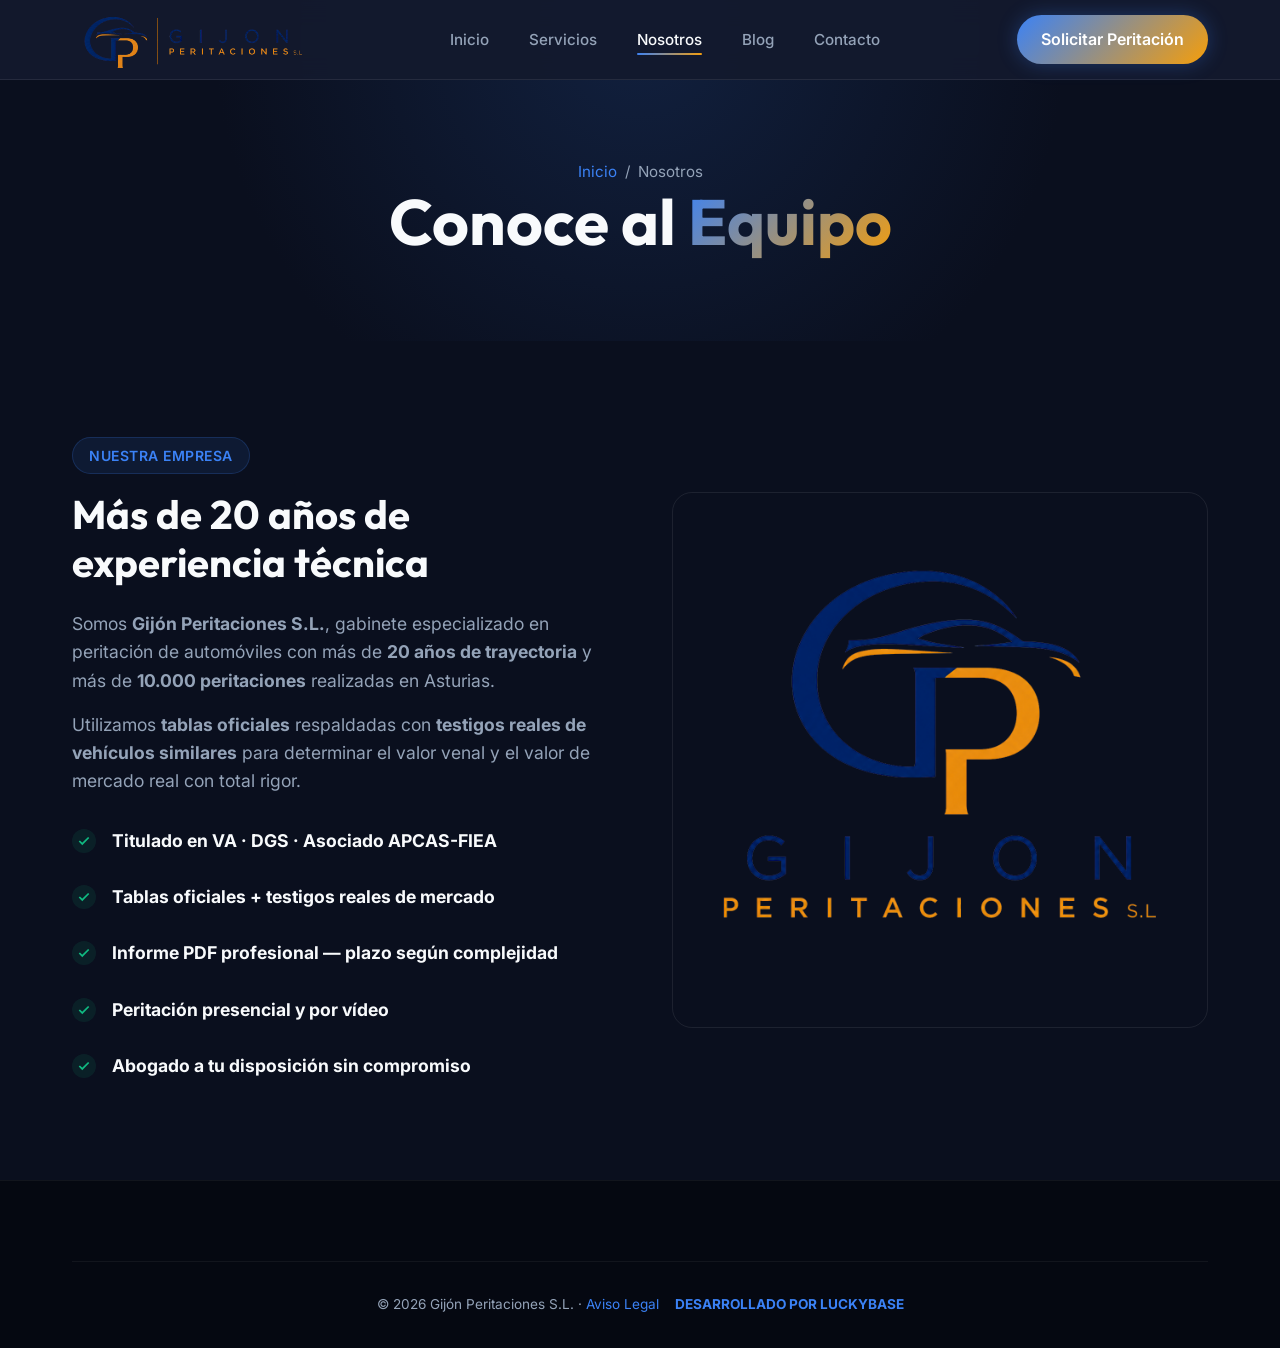
<file: nosotros.html>
<!DOCTYPE html>
<html lang="es">
<head>
  <meta charset="UTF-8">
  <meta name="viewport" content="width=device-width, initial-scale=1.0">
  <link rel="icon" type="image/png" href="1gijonperitacion.png">
  <link rel="apple-touch-icon" href="1gijonperitacion.png">
  <title>Sobre Nosotros | Peritos Tasadores de Vehículos en Asturias</title>
  <meta name="description" content="Conoce al equipo de peritos de Gijón Peritaciones S.L. Más de 20 años de experiencia, 10.000 peritaciones realizadas y titulaciones oficiales VA, DGS y APCAS-FIEA.">
  <meta name="keywords" content="peritos automoviles asturias, equipo gijon peritaciones, perito oficial dgs asturias, gabinete pericial automovil">
  <meta name="author" content="Gijón Peritaciones S.L.">
  <meta name="robots" content="index, follow, max-image-preview:large, max-snippet:-1, max-video-preview:-1">
  <meta name="theme-color" content="#0a0f1e">
  <link rel="canonical" href="https://gijonperitaciones.es/nosotros.html">
  <meta property="og:locale" content="es_ES">
  <meta property="og:type" content="website">
  <meta property="og:site_name" content="Gijón Peritaciones">
  <meta property="og:title" content="Sobre Nosotros | Peritos Tasadores de Vehículos en Asturias">
  <meta property="og:description" content="Conoce al equipo de peritos de Gijón Peritaciones S.L. Más de 20 años de experiencia, 10.000 peritaciones realizadas y titulaciones oficiales VA, DGS y APCAS-FIEA.">
  <meta property="og:url" content="https://gijonperitaciones.es/nosotros.html">
  <meta property="og:image" content="https://gijonperitaciones.es/1gijonperitacion.png">
  <meta property="og:image:alt" content="Logotipo de Gijón Peritaciones">
  <meta name="twitter:card" content="summary_large_image">
  <meta name="twitter:title" content="Sobre Nosotros | Peritos Tasadores de Vehículos en Asturias">
  <meta name="twitter:description" content="Descubre la trayectoria y metodología del equipo de Gijón Peritaciones.">
  <meta name="twitter:image" content="https://gijonperitaciones.es/1gijonperitacion.png">
  <link rel="preconnect" href="https://fonts.googleapis.com">
  <link rel="preconnect" href="https://fonts.gstatic.com" crossorigin>
  <link href="https://fonts.googleapis.com/css2?family=Inter:wght@300;400;500;600;700;800&family=Outfit:wght@300;400;500;600;700;800&display=swap" rel="stylesheet">
  <link rel="stylesheet" href="styles.css">
  <link rel="stylesheet" href="animations.css">
  <script type="application/ld+json">
    {
      "@context": "https://schema.org",
      "@graph": [
        {
          "@type": "AboutPage",
          "@id": "https://gijonperitaciones.es/nosotros.html",
          "name": "Sobre Nosotros | Gijón Peritaciones",
          "url": "https://gijonperitaciones.es/nosotros.html",
          "description": "Conoce al equipo de peritos de Gijón Peritaciones S.L., con más de 20 años de experiencia y 10.000 peritaciones en Asturias.",
          "mainEntity": {
            "@type": "AutomotiveBusiness",
            "@id": "https://gijonperitaciones.es/#business",
            "name": "Gijón Peritaciones S.L.",
            "url": "https://gijonperitaciones.es/",
            "image": "https://gijonperitaciones.es/1gijonperitacion.png",
            "telephone": "+34 652 933 992",
            "address": {
              "@type": "PostalAddress",
              "streetAddress": "Calle Mariano Pola 253 A",
              "postalCode": "33212",
              "addressLocality": "Gijón",
              "addressRegion": "Asturias",
              "addressCountry": "ES"
            }
          }
        }
      ]
    }
  </script>
  <style>.header { background: var(--bg-glass-heavy); backdrop-filter: blur(12px); border-bottom: 1px solid var(--border-glass); }</style>
</head>
<body>
  <header class="header" id="header">
    <nav class="nav container">
      <a href="index.html" class="logo">
        <div class="logo-icon logo-banner"><img src="3gijonperitacion-nav.png" alt="Logo Gijon Peritaciones"></div>
      </a>
      <ul class="nav-links" id="navLinks">
        <li><a href="index.html" class="nav-link">Inicio</a></li>
        <li><a href="servicios.html" class="nav-link">Servicios</a></li>
        <li><a href="nosotros.html" class="nav-link active">Nosotros</a></li>
        <li><a href="blog.html" class="nav-link">Blog</a></li>
        <li><a href="contacto.html" class="nav-link">Contacto</a></li>
      </ul>
      <div class="nav-actions">
        <a href="contacto.html" class="btn-primary">Solicitar Peritación</a>
        <button class="hamburger" id="hamburger" aria-label="Menú"><span></span><span></span><span></span></button>
      </div>
    </nav>
  </header>

  <section class="page-header relative overflow-hidden">
    <div class="particles" id="particles"></div>
    <div class="container relative z-10">
      <div class="breadcrumb reveal"><a href="index.html">Inicio</a> <span>/</span> Nosotros</div>
      <h1 class="page-title reveal">Conoce al <span class="gradient-text">Equipo</span></h1>
    </div>
  </section>

  <section class="section">
    <div class="container">
      <div style="display:grid; grid-template-columns: 1fr 1fr; gap:4rem; align-items:center;">
        <div class="reveal">
          <div class="section-tag">Nuestra Empresa</div>
          <h2 style="font-size:2.5rem; margin-bottom:1.5rem; font-family:var(--font-display);">Más de 20 años de experiencia técnica</h2>
          <p style="color:var(--text-muted); font-size:1.1rem; margin-bottom:1rem;">Somos <strong>Gijón Peritaciones S.L.</strong>, gabinete especializado en peritación de automóviles con más de <strong>20 años de trayectoria</strong> y más de <strong>10.000 peritaciones</strong> realizadas en Asturias.</p>
          <p style="color:var(--text-muted); font-size:1.1rem; margin-bottom:2rem;">Utilizamos <strong>tablas oficiales</strong> respaldadas con <strong>testigos reales de vehículos similares</strong> para determinar el valor venal y el valor de mercado real con total rigor.</p>
          <ul class="why-list" style="margin-bottom:0;">
            <li><div class="why-check"><svg viewBox="0 0 24 24" fill="none" stroke="currentColor" stroke-width="3"><polyline points="20 6 9 17 4 12"/></svg></div><div><strong>Titulado en VA · DGS · Asociado APCAS-FIEA</strong></div></li>
            <li><div class="why-check"><svg viewBox="0 0 24 24" fill="none" stroke="currentColor" stroke-width="3"><polyline points="20 6 9 17 4 12"/></svg></div><div><strong>Tablas oficiales + testigos reales de mercado</strong></div></li>
            <li><div class="why-check"><svg viewBox="0 0 24 24" fill="none" stroke="currentColor" stroke-width="3"><polyline points="20 6 9 17 4 12"/></svg></div><div><strong>Informe PDF profesional — plazo según complejidad</strong></div></li>
            <li><div class="why-check"><svg viewBox="0 0 24 24" fill="none" stroke="currentColor" stroke-width="3"><polyline points="20 6 9 17 4 12"/></svg></div><div><strong>Peritación presencial y por vídeo</strong></div></li>
            <li><div class="why-check"><svg viewBox="0 0 24 24" fill="none" stroke="currentColor" stroke-width="3"><polyline points="20 6 9 17 4 12"/></svg></div><div><strong>Abogado a tu disposición sin compromiso</strong></div></li>
          </ul>
        </div>
        <div class="reveal" style="position:relative;">
          <img src="2gijonperitacion.png" alt="Equipo experto de peritos" loading="lazy" style="border-radius:var(--radius-lg); border:1px solid var(--border-glass);">
        </div>
      </div>
    </div>
  </section>

  <footer class="footer">
    <div class="container">
      <div class="footer-bottom" style="justify-content:center; text-align:center;">
        <p>© 2026 Gijón Peritaciones S.L. · <a href="aviso-legal.html" style="color:var(--accent-blue)">Aviso Legal</a></p>
        <p><a href="https://luckybase.es" target="_blank" rel="noopener noreferrer" style="color:var(--accent-blue); font-weight:700;">DESARROLLADO POR LUCKYBASE</a></p>
      </div>
    </div>
  </footer>
  <script src="main.js"></script>
</body>
</html>
</file>
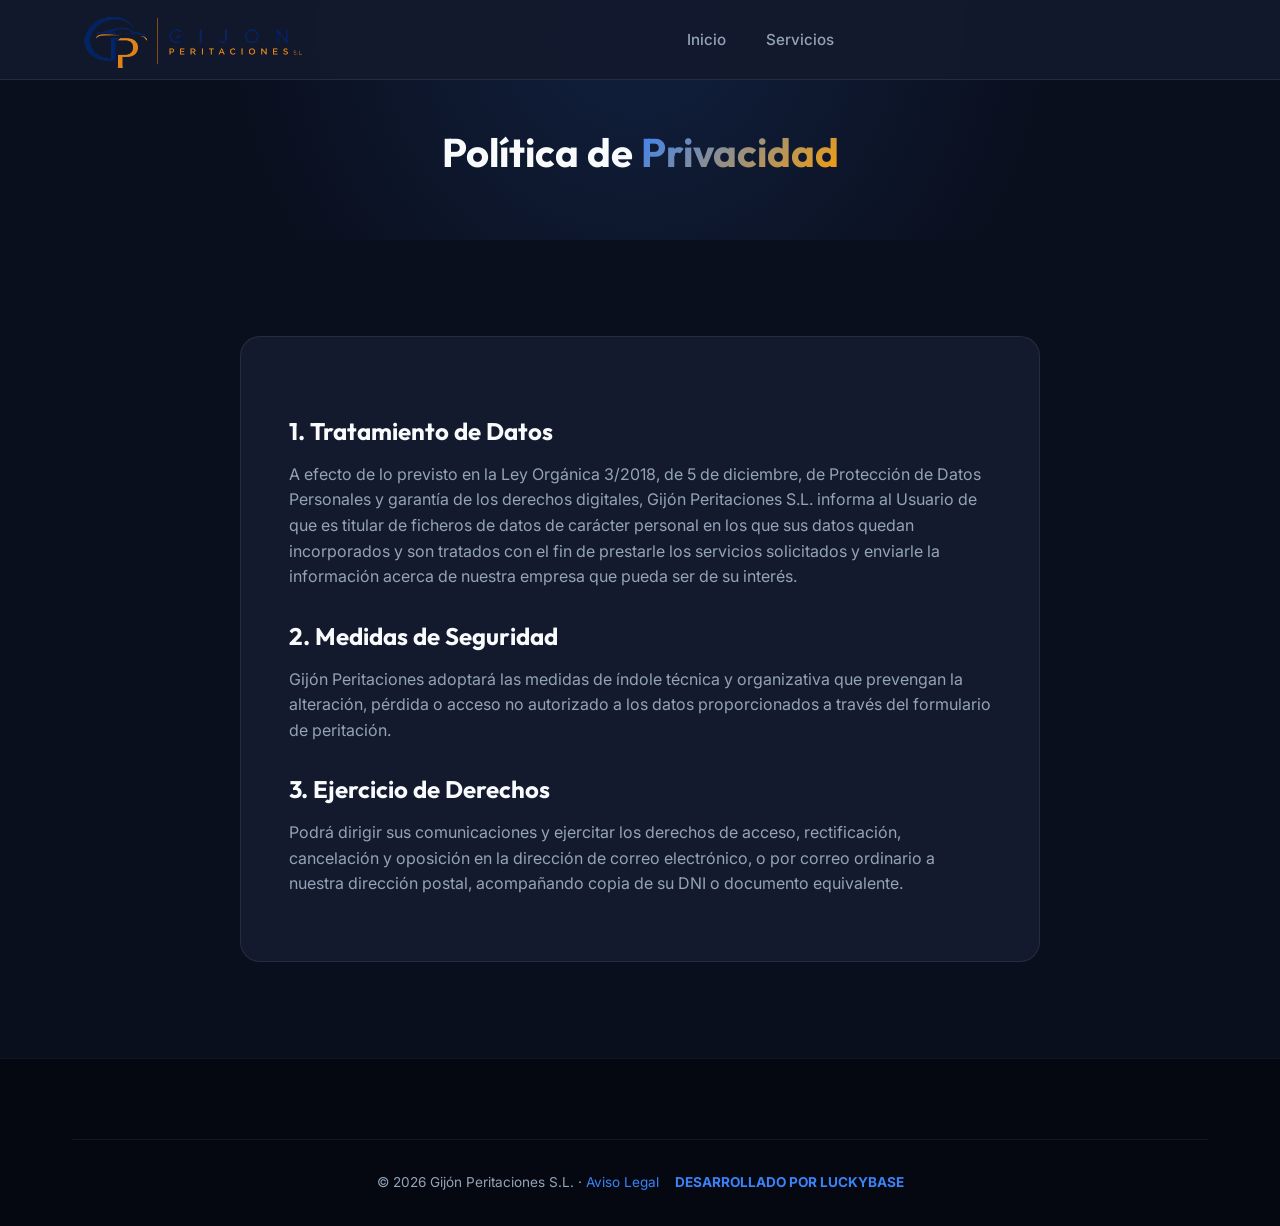
<file: privacidad.html>
<!DOCTYPE html>
<html lang="es">
<head>
  <meta charset="UTF-8">
  <meta name="viewport" content="width=device-width, initial-scale=1.0">
  <link rel="icon" type="image/png" href="1gijonperitacion.png">
  <link rel="apple-touch-icon" href="1gijonperitacion.png">
  <title>Política de Privacidad | Gijón Peritaciones</title>
  <meta name="description" content="Política de privacidad de Gijón Peritaciones S.L. sobre tratamiento de datos personales y ejercicio de derechos.">
  <meta name="author" content="Gijón Peritaciones S.L.">
  <meta name="robots" content="noindex, follow">
  <meta name="theme-color" content="#0a0f1e">
  <link rel="canonical" href="https://gijonperitaciones.es/privacidad.html">
  <meta property="og:locale" content="es_ES">
  <meta property="og:type" content="website">
  <meta property="og:site_name" content="Gijón Peritaciones">
  <meta property="og:title" content="Política de Privacidad | Gijón Peritaciones">
  <meta property="og:description" content="Consulta cómo gestionamos y protegemos los datos personales en nuestra web.">
  <meta property="og:url" content="https://gijonperitaciones.es/privacidad.html">
  <meta property="og:image" content="https://gijonperitaciones.es/1gijonperitacion.png">
  <meta name="twitter:card" content="summary">
  <meta name="twitter:title" content="Política de Privacidad | Gijón Peritaciones">
  <meta name="twitter:description" content="Información sobre protección de datos y derechos de usuarios.">
  <meta name="twitter:image" content="https://gijonperitaciones.es/1gijonperitacion.png">
  <link rel="preconnect" href="https://fonts.googleapis.com">
  <link rel="preconnect" href="https://fonts.gstatic.com" crossorigin>
  <link href="https://fonts.googleapis.com/css2?family=Inter:wght@300;400;500;600;700;800&family=Outfit:wght@300;400;500;600;700;800&display=swap" rel="stylesheet">
  <link rel="stylesheet" href="styles.css">
  <link rel="stylesheet" href="animations.css">
  <style>
    .header { background: var(--bg-glass-heavy); backdrop-filter: blur(12px); border-bottom: 1px solid var(--border-glass); }
    .legal-content h2 { margin: 2rem 0 1rem; color: var(--text-main); font-size: 1.5rem; font-family: var(--font-display); }
    .legal-content p { color: var(--text-muted); margin-bottom: 1rem; }
    .legal-content ul { color: var(--text-muted); padding-left: 2rem; list-style-type: disc; margin-bottom: 1rem; }
  </style>
</head>
<body>
  <header class="header" id="header">
    <nav class="nav container">
      <a href="index.html" class="logo">
        <div class="logo-icon logo-banner"><img src="3gijonperitacion-nav.png" alt="Logo Gijon Peritaciones"></div>
      </a>
      <ul class="nav-links" id="navLinks">
        <li><a href="index.html" class="nav-link">Inicio</a></li>
        <li><a href="servicios.html" class="nav-link">Servicios</a></li>
      </ul>
      <div class="nav-actions">
        <button class="hamburger" id="hamburger" aria-label="Menú"><span></span><span></span><span></span></button>
      </div>
    </nav>
  </header>

  <section class="page-header relative overflow-hidden" style="padding: 8rem 0 3rem;">
    <div class="container relative z-10 text-center">
      <h1 class="page-title reveal" style="font-size:2.5rem;">Política de <span class="gradient-text">Privacidad</span></h1>
    </div>
  </section>

  <section class="section">
    <div class="container legal-content reveal bg-glass p-8 border border-glass rounded-lg" style="max-width:800px; margin: 0 auto; background: var(--bg-secondary); padding: 3rem; border-radius: var(--radius-lg); border: 1px solid var(--border-glass);">
      <h2>1. Tratamiento de Datos</h2>
      <p>A efecto de lo previsto en la Ley Orgánica 3/2018, de 5 de diciembre, de Protección de Datos Personales y garantía de los derechos digitales, Gijón Peritaciones S.L. informa al Usuario de que es titular de ficheros de datos de carácter personal en los que sus datos quedan incorporados y son tratados con el fin de prestarle los servicios solicitados y enviarle la información acerca de nuestra empresa que pueda ser de su interés.</p>
      
      <h2>2. Medidas de Seguridad</h2>
      <p>Gijón Peritaciones adoptará las medidas de índole técnica y organizativa que prevengan la alteración, pérdida o acceso no autorizado a los datos proporcionados a través del formulario de peritación.</p>

      <h2>3. Ejercicio de Derechos</h2>
      <p>Podrá dirigir sus comunicaciones y ejercitar los derechos de acceso, rectificación, cancelación y oposición en la dirección de correo electrónico, o por correo ordinario a nuestra dirección postal, acompañando copia de su DNI o documento equivalente.</p>
    </div>
  </section>

  <footer class="footer">
    <div class="container">
      <div class="footer-bottom" style="justify-content:center; text-align:center;">
        <p>© 2026 Gijón Peritaciones S.L. · <a href="aviso-legal.html" style="color:var(--accent-blue)">Aviso Legal</a></p>
        <p><a href="https://luckybase.es" target="_blank" rel="noopener noreferrer" style="color:var(--accent-blue); font-weight:700;">DESARROLLADO POR LUCKYBASE</a></p>
      </div>
    </div>
  </footer>
  <script src="main.js"></script>
</body>
</html>
</file>
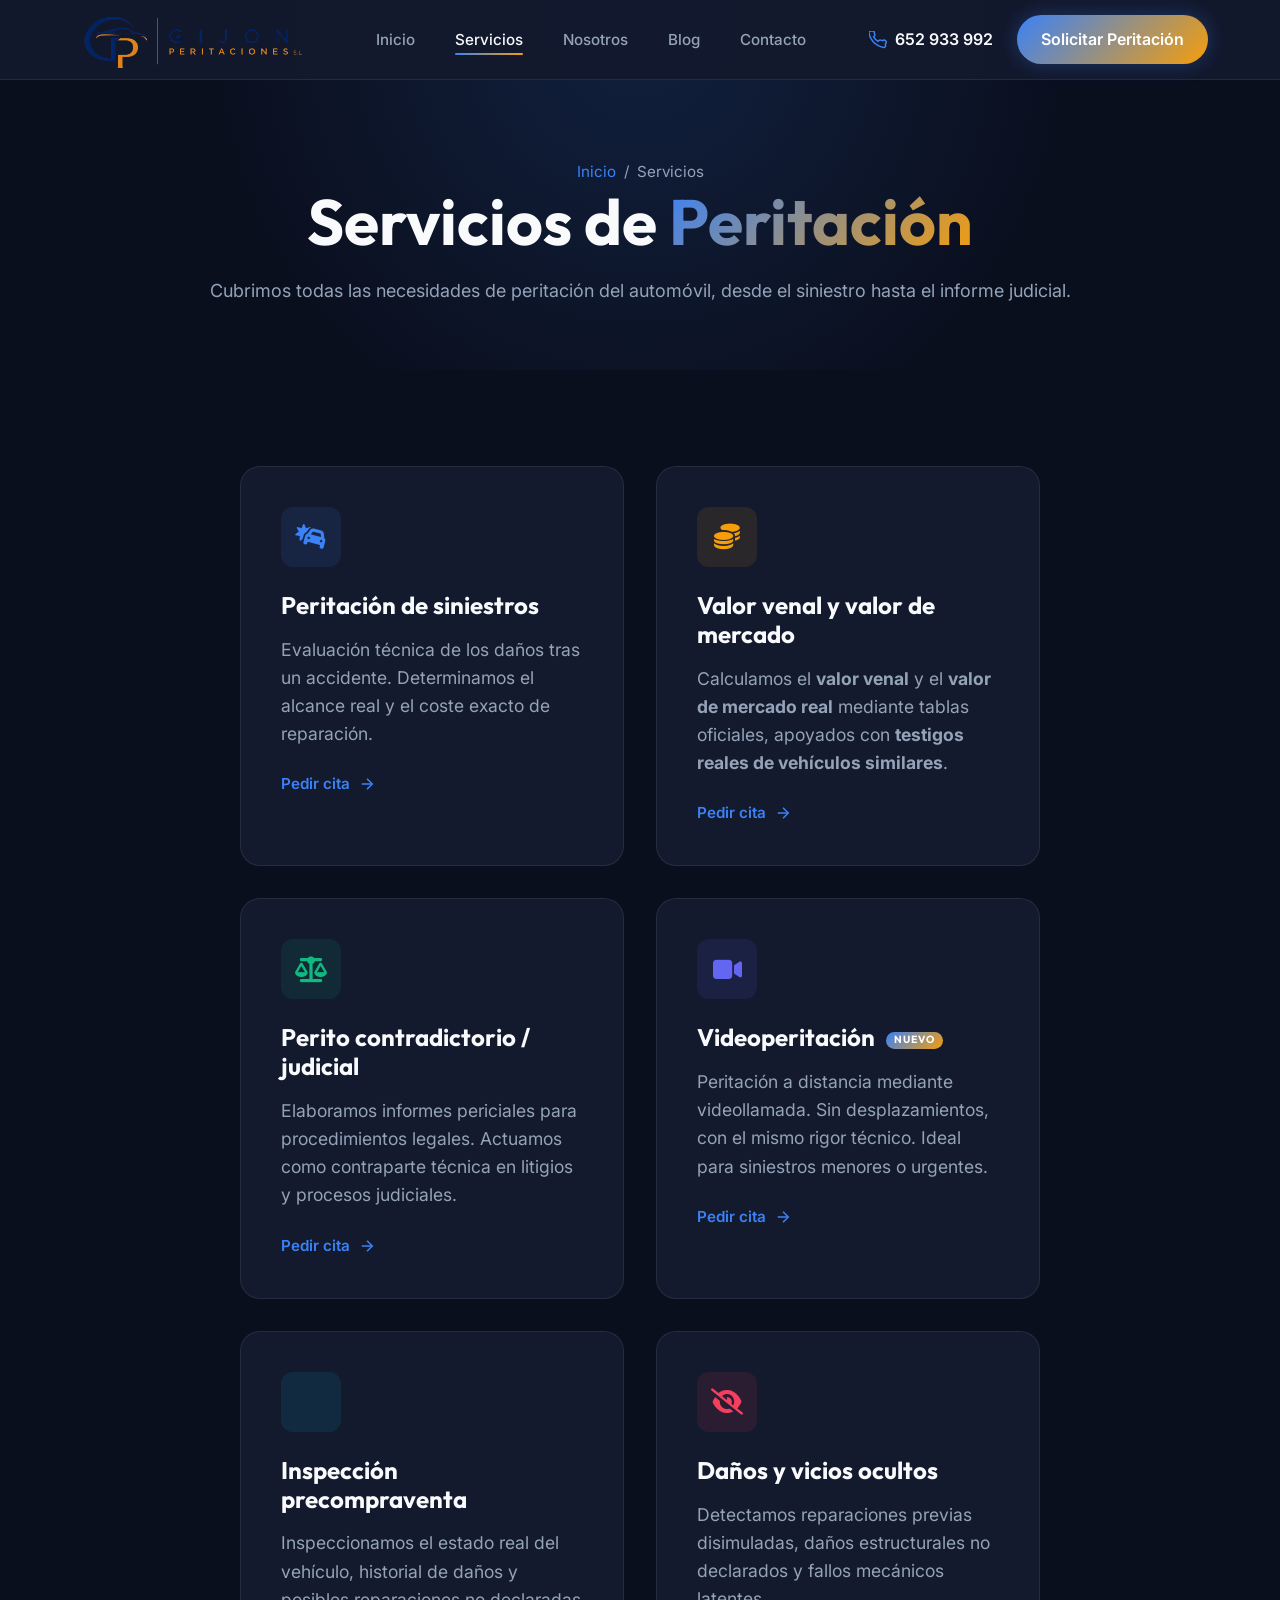
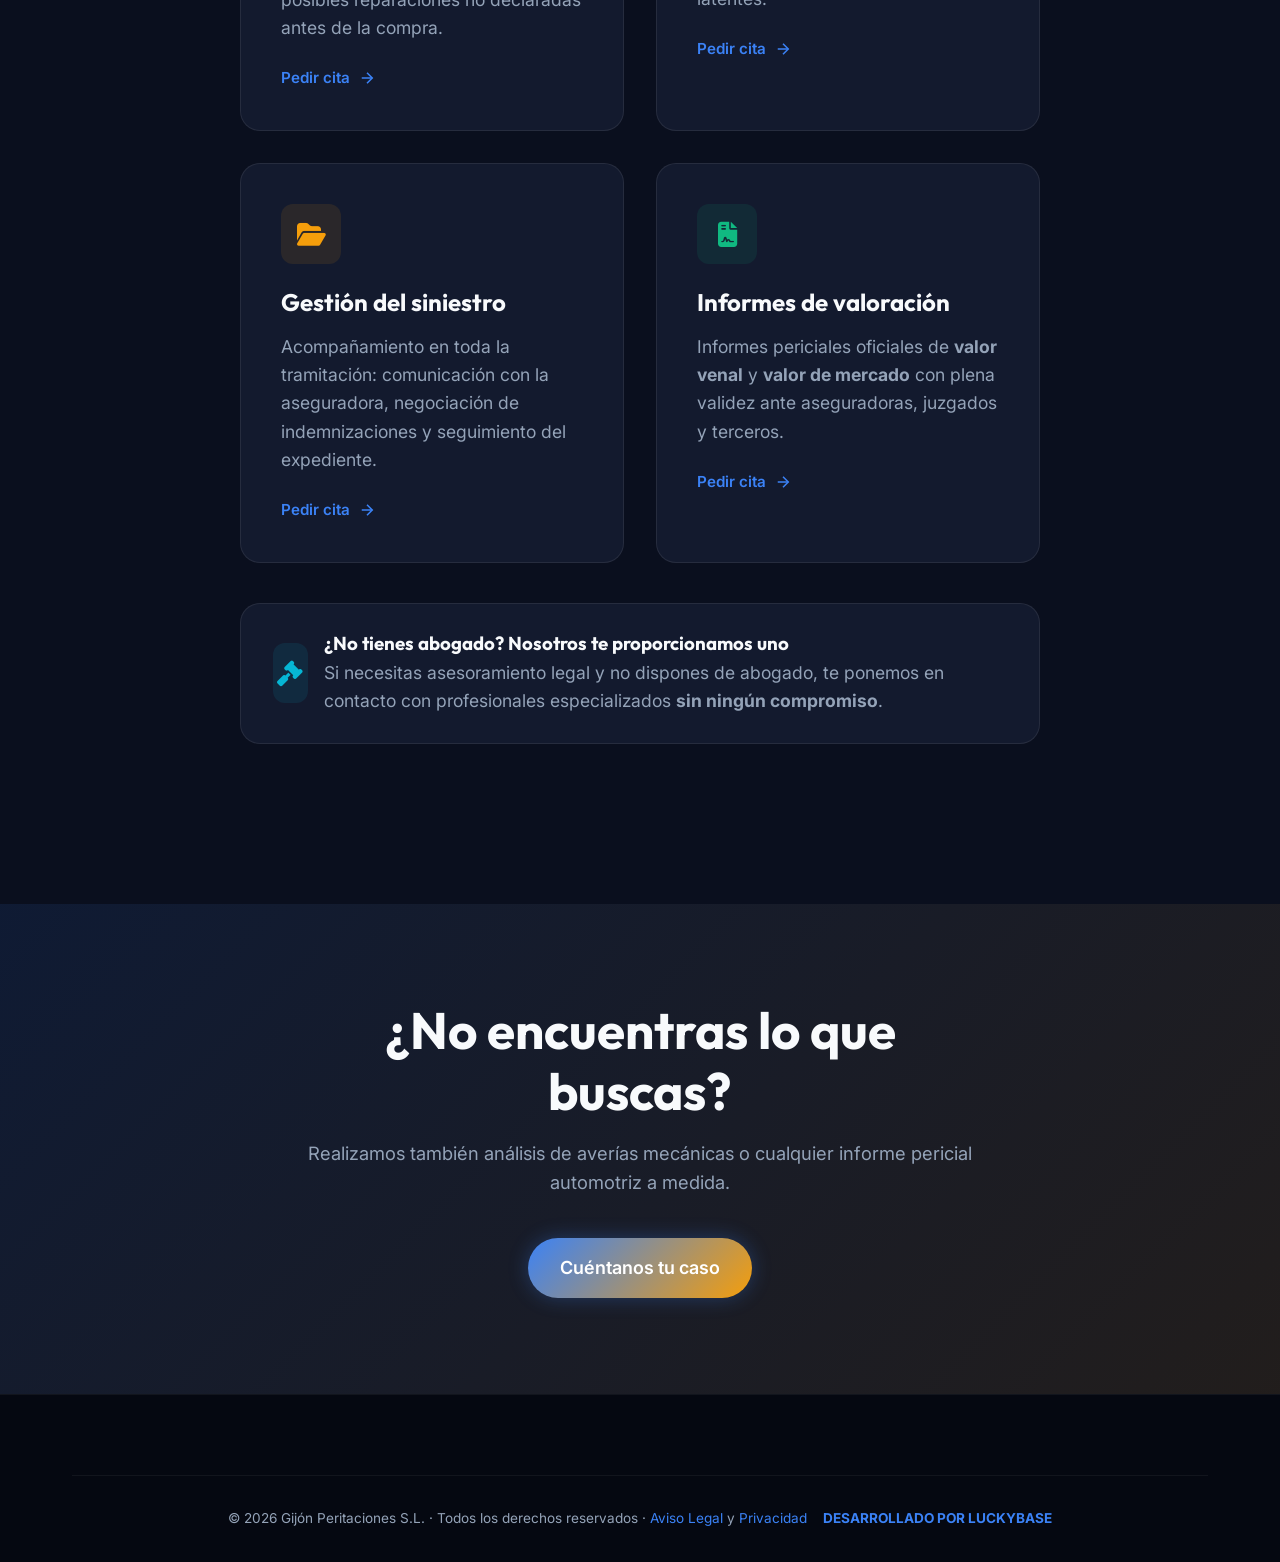
<file: servicios.html>
<!DOCTYPE html>
<html lang="es">
<head>
  <meta charset="UTF-8">
  <meta name="viewport" content="width=device-width, initial-scale=1.0">
  <link rel="icon" type="image/png" href="1gijonperitacion.png">
  <link rel="apple-touch-icon" href="1gijonperitacion.png">
  <title>Servicios de Peritación y Tasación de Vehículos | Gijón Peritaciones</title>
  <meta name="description" content="Gabinete de peritos de automóviles en Gijón y Asturias. Servicios de peritación de siniestros, valor venal y de mercado, perito contradictorio/judicial y videoperitaciones.">
  <meta name="keywords" content="perito de coches gijon, tasacion coche asturias, perito contradictorio seguros, valor venal automovil, informe pericial judicial, videoperitacion perito">
  <meta name="author" content="Gijón Peritaciones S.L.">
  <meta name="robots" content="index, follow, max-image-preview:large, max-snippet:-1, max-video-preview:-1">
  <meta name="theme-color" content="#0a0f1e">
  <link rel="canonical" href="https://gijonperitaciones.es/servicios.html">
  <meta property="og:locale" content="es_ES">
  <meta property="og:type" content="website">
  <meta property="og:site_name" content="Gijón Peritaciones">
  <meta property="og:title" content="Servicios de Peritación y Tasación de Vehículos | Gijón Peritaciones">
  <meta property="og:description" content="Gabinete de peritos de automóviles en Gijón y Asturias. Servicios de peritación de siniestros, valor venal y de mercado, perito contradictorio/judicial y videoperitaciones.">
  <meta property="og:url" content="https://gijonperitaciones.es/servicios.html">
  <meta property="og:image" content="https://gijonperitaciones.es/1gijonperitacion.png">
  <meta property="og:image:alt" content="Logotipo de Gijón Peritaciones">
  <meta name="twitter:card" content="summary_large_image">
  <meta name="twitter:title" content="Servicios de Peritación y Tasación de Vehículos | Gijón Peritaciones">
  <meta name="twitter:description" content="Consulta todos nuestros servicios de peritación para automóvil en Gijón y Asturias.">
  <meta name="twitter:image" content="https://gijonperitaciones.es/1gijonperitacion.png">
  <link rel="preconnect" href="https://fonts.googleapis.com">
  <link rel="preconnect" href="https://fonts.gstatic.com" crossorigin>
  <link href="https://fonts.googleapis.com/css2?family=Inter:wght@300;400;500;600;700;800&family=Outfit:wght@300;400;500;600;700;800&display=swap" rel="stylesheet">
  <link rel="stylesheet" href="https://cdnjs.cloudflare.com/ajax/libs/font-awesome/6.5.0/css/all.min.css">
  <link rel="stylesheet" href="styles.css">
  <link rel="stylesheet" href="animations.css">
  <script type="application/ld+json">
    {
      "@context": "https://schema.org",
      "@graph": [
        {
          "@type": "AutomotiveBusiness",
          "@id": "https://gijonperitaciones.es/#business",
          "name": "Gijón Peritaciones S.L.",
          "url": "https://gijonperitaciones.es/",
          "image": "https://gijonperitaciones.es/1gijonperitacion.png",
          "telephone": "+34 652 933 992",
          "address": {
            "@type": "PostalAddress",
            "streetAddress": "Calle Mariano Pola 253 A",
            "postalCode": "33212",
            "addressLocality": "Gijón",
            "addressRegion": "Asturias",
            "addressCountry": "ES"
          }
        },
        {
          "@type": "Service",
          "name": "Peritación de siniestros de automóviles",
          "description": "Evaluación técnica de los daños tras un accidente para determinar el alcance real y el coste exacto de reparación.",
          "provider": {
            "@id": "https://gijonperitaciones.es/#business"
          },
          "areaServed": "Asturias"
        },
        {
          "@type": "Service",
          "name": "Valoración de valor venal y valor de mercado",
          "description": "Cálculo oficial del valor venal y de mercado de vehículos mediante tablas oficiales y testigos reales de mercado.",
          "provider": {
            "@id": "https://gijonperitaciones.es/#business"
          },
          "areaServed": "España"
        },
        {
          "@type": "Service",
          "name": "Perito contradictorio y judicial",
          "description": "Elaboración de informes periciales oficiales para procedimientos legales, actuando como contraparte técnica en litigios.",
          "provider": {
            "@id": "https://gijonperitaciones.es/#business"
          },
          "areaServed": "Asturias"
        },
        {
          "@type": "Service",
          "name": "Videoperitación de vehículos",
          "description": "Peritación a distancia por videollamada para siniestros menores o urgentes en toda España.",
          "provider": {
            "@id": "https://gijonperitaciones.es/#business"
          },
          "areaServed": "España"
        }
      ]
    }
  </script>
  <style>
    .header { background: var(--bg-glass-heavy); backdrop-filter: blur(12px); border-bottom: 1px solid var(--border-glass); }
    .tag-nuevo {
      display: inline-block;
      background: var(--gradient-main);
      color: #fff;
      font-size: 0.65rem;
      font-weight: 700;
      letter-spacing: 1px;
      text-transform: uppercase;
      padding: 2px 8px;
      border-radius: 50px;
      margin-left: 6px;
      vertical-align: middle;
    }
  </style>
</head>
<body>
  <header class="header" id="header">
    <nav class="nav container">
      <a href="index.html" class="logo">
        <div class="logo-icon logo-banner"><img src="3gijonperitacion-nav.png" alt="Logo Gijon Peritaciones"></div>
      </a>
      <ul class="nav-links" id="navLinks">
        <li><a href="index.html" class="nav-link">Inicio</a></li>
        <li><a href="servicios.html" class="nav-link active">Servicios</a></li>
        <li><a href="nosotros.html" class="nav-link">Nosotros</a></li>
        <li><a href="blog.html" class="nav-link">Blog</a></li>
        <li><a href="contacto.html" class="nav-link">Contacto</a></li>
      </ul>
      <div class="nav-actions">
        <a href="tel:+34652933992" class="btn-phone"><svg viewBox="0 0 24 24" fill="none" stroke="currentColor" stroke-width="2"><path d="M22 16.92v3a2 2 0 01-2.18 2 19.79 19.79 0 01-8.63-3.07A19.5 19.5 0 013.07 10.8a19.79 19.79 0 01-3.07-8.67A2 2 0 012 0h3a2 2 0 012 1.72c.127.96.361 1.903.7 2.81a2 2 0 01-.45 2.11L6.09 7.91a16 16 0 006 6l1.27-1.27a2 2 0 012.11-.45c.907.339 1.85.573 2.81.7A2 2 0 0122 16.92z"/></svg> 652 933 992</a>
        <a href="contacto.html" class="btn-primary">Solicitar Peritación</a>
        <button class="hamburger" id="hamburger" aria-label="Menú"><span></span><span></span><span></span></button>
      </div>
    </nav>
  </header>

  <section class="page-header relative overflow-hidden">
    <div class="particles" id="particles"></div>
    <div class="container relative z-10">
      <div class="breadcrumb reveal"><a href="index.html">Inicio</a> <span>/</span> Servicios</div>
      <h1 class="page-title reveal">Servicios de <span class="gradient-text">Peritación</span></h1>
      <p class="section-desc reveal mx-auto max-w-2xl">Cubrimos todas las necesidades de peritación del automóvil, desde el siniestro hasta el informe judicial.</p>
    </div>
  </section>

  <section class="section">
    <div class="container content-block text-center" style="padding-top:0">
      <div class="services-grid text-left">
          
        <div id="accidentes" class="service-card reveal">
          <div class="service-icon service-icon--blue"><i class="fas fa-car-burst"></i></div>
          <h3>Peritación de siniestros</h3>
          <p>Evaluación técnica de los daños tras un accidente. Determinamos el alcance real y el coste exacto de reparación.</p>
          <a href="contacto.html" class="service-link">Pedir cita <svg viewBox="0 0 24 24" fill="none" stroke="currentColor" stroke-width="2"><line x1="5" y1="12" x2="19" y2="12"/><polyline points="12 5 19 12 12 19"/></svg></a>
        </div>

        <div id="tasacion" class="service-card reveal">
          <div class="service-icon service-icon--amber"><i class="fas fa-coins"></i></div>
          <h3>Valor venal y valor de mercado</h3>
          <p>Calculamos el <strong>valor venal</strong> y el <strong>valor de mercado real</strong> mediante tablas oficiales, apoyados con <strong>testigos reales de vehículos similares</strong>.</p>
          <a href="contacto.html" class="service-link">Pedir cita <svg viewBox="0 0 24 24" fill="none" stroke="currentColor" stroke-width="2"><line x1="5" y1="12" x2="19" y2="12"/><polyline points="12 5 19 12 12 19"/></svg></a>
        </div>

        <div id="seguros" class="service-card reveal">
          <div class="service-icon service-icon--green"><i class="fas fa-scale-balanced"></i></div>
          <h3>Perito contradictorio / judicial</h3>
          <p>Elaboramos informes periciales para procedimientos legales. Actuamos como contraparte técnica en litigios y procesos judiciales.</p>
          <a href="contacto.html" class="service-link">Pedir cita <svg viewBox="0 0 24 24" fill="none" stroke="currentColor" stroke-width="2"><line x1="5" y1="12" x2="19" y2="12"/><polyline points="12 5 19 12 12 19"/></svg></a>
        </div>

        <div id="judicial" class="service-card reveal">
          <div class="service-icon service-icon--purple"><i class="fas fa-video"></i></div>
          <h3>Videoperitación <span class="tag-nuevo">Nuevo</span></h3>
          <p>Peritación a distancia mediante videollamada. Sin desplazamientos, con el mismo rigor técnico. Ideal para siniestros menores o urgentes.</p>
          <a href="contacto.html" class="service-link">Pedir cita <svg viewBox="0 0 24 24" fill="none" stroke="currentColor" stroke-width="2"><line x1="5" y1="12" x2="19" y2="12"/><polyline points="12 5 19 12 12 19"/></svg></a>
        </div>

        <div id="precompra" class="service-card reveal">
          <div class="service-icon service-icon--cyan"><i class="fas fa-magnifying-glass-car"></i></div>
          <h3>Inspección precompraventa</h3>
          <p>Inspeccionamos el estado real del vehículo, historial de daños y posibles reparaciones no declaradas antes de la compra.</p>
          <a href="contacto.html" class="service-link">Pedir cita <svg viewBox="0 0 24 24" fill="none" stroke="currentColor" stroke-width="2"><line x1="5" y1="12" x2="19" y2="12"/><polyline points="12 5 19 12 12 19"/></svg></a>
        </div>

        <div id="robo" class="service-card reveal">
          <div class="service-icon service-icon--red"><i class="fas fa-eye-slash"></i></div>
          <h3>Daños y vicios ocultos</h3>
          <p>Detectamos reparaciones previas disimuladas, daños estructurales no declarados y fallos mecánicos latentes.</p>
          <a href="contacto.html" class="service-link">Pedir cita <svg viewBox="0 0 24 24" fill="none" stroke="currentColor" stroke-width="2"><line x1="5" y1="12" x2="19" y2="12"/><polyline points="12 5 19 12 12 19"/></svg></a>
        </div>

        <div id="gestion" class="service-card reveal">
          <div class="service-icon service-icon--amber"><i class="fas fa-folder-open"></i></div>
          <h3>Gestión del siniestro</h3>
          <p>Acompañamiento en toda la tramitación: comunicación con la aseguradora, negociación de indemnizaciones y seguimiento del expediente.</p>
          <a href="contacto.html" class="service-link">Pedir cita <svg viewBox="0 0 24 24" fill="none" stroke="currentColor" stroke-width="2"><line x1="5" y1="12" x2="19" y2="12"/><polyline points="12 5 19 12 12 19"/></svg></a>
        </div>

        <div id="informes" class="service-card reveal">
          <div class="service-icon service-icon--green"><i class="fas fa-file-contract"></i></div>
          <h3>Informes de valoración</h3>
          <p>Informes periciales oficiales de <strong>valor venal</strong> y <strong>valor de mercado</strong> con plena validez ante aseguradoras, juzgados y terceros.</p>
          <a href="contacto.html" class="service-link">Pedir cita <svg viewBox="0 0 24 24" fill="none" stroke="currentColor" stroke-width="2"><line x1="5" y1="12" x2="19" y2="12"/><polyline points="12 5 19 12 12 19"/></svg></a>
        </div>

      </div>

      <div id="abogado" class="form-glass reveal active" style="margin-top:2.5rem; padding:1.75rem 2rem; display:flex; gap:1rem; align-items:center; justify-content:space-between; flex-wrap:wrap;">
        <div style="display:flex; gap:1rem; align-items:center;">
          <div class="service-icon service-icon--cyan" style="margin:0;"><i class="fas fa-gavel"></i></div>
          <div>
            <h3 style="margin:0 0 .25rem 0;">¿No tienes abogado? Nosotros te proporcionamos uno</h3>
            <p style="margin:0; color:var(--text-muted);">Si necesitas asesoramiento legal y no dispones de abogado, te ponemos en contacto con profesionales especializados <strong>sin ningún compromiso</strong>.</p>
          </div>
        </div>
      </div>
    </div>
  </section>

  <!-- CTA Section -->
  <section class="cta-section">
    <div class="cta-bg"></div>
    <div class="container">
      <div class="cta-content reveal">
        <h2>¿No encuentras lo que buscas?</h2>
        <p>Realizamos también análisis de averías mecánicas o cualquier informe pericial automotriz a medida.</p>
        <div class="cta-actions"><a href="contacto.html" class="btn-primary btn-lg">Cuéntanos tu caso</a></div>
      </div>
    </div>
  </section>

  <footer class="footer">
    <div class="container">
      <div class="footer-bottom" style="justify-content:center; text-align:center;">
        <p>© 2026 Gijón Peritaciones S.L. · Todos los derechos reservados · <a href="aviso-legal.html" style="color:var(--accent-blue)">Aviso Legal</a> y <a href="privacidad.html" style="color:var(--accent-blue)">Privacidad</a></p>
        <p><a href="https://luckybase.es" target="_blank" rel="noopener noreferrer" style="color:var(--accent-blue); font-weight:700;">DESARROLLADO POR LUCKYBASE</a></p>
      </div>
    </div>
  </footer>

  <script src="main.js"></script>
</body>
</html>
</file>
<file: styles.css>
/* css/styles.css */
:root {
  /* Paleta Premium Dark Mode */
  --bg-primary: #0a0f1e;
  --bg-secondary: #131a2e;
  --bg-glass: rgba(19, 26, 46, 0.7);
  --bg-glass-heavy: rgba(19, 26, 46, 0.95);
  --border-glass: rgba(255, 255, 255, 0.08);
  
  --text-main: #f8fafc;
  --text-muted: #94a3b8;
  
  --accent-blue: #3b82f6;
  --accent-amber: #f59e0b;
  --accent-indigo: #6366f1;
  --accent-emerald: #10b981;
  --accent-rose: #f43f5e;
  --accent-cyan: #06b6d4;

  --gradient-main: linear-gradient(135deg, var(--accent-blue), var(--accent-amber));
  --gradient-hover: linear-gradient(135deg, #2563eb, #d97706);
  --gradient-dark: linear-gradient(180deg, var(--bg-primary) 0%, #050811 100%);

  --font-sans: 'Inter', sans-serif;
  --font-display: 'Outfit', sans-serif;

  --shadow-sm: 0 4px 6px -1px rgba(0, 0, 0, 0.3);
  --shadow-lg: 0 10px 25px -3px rgba(0, 0, 0, 0.5);
  --shadow-glow: 0 0 20px rgba(59, 130, 246, 0.3);

  --radius-sm: 8px;
  --radius-md: 12px;
  --radius-lg: 20px;
  --radius-pill: 9999px;

  --nav-height: 80px;
  --transition: 0.3s cubic-bezier(0.4, 0, 0.2, 1);
}

/* Base & Resets */
*, *::before, *::after {
  box-sizing: border-box;
  margin: 0;
  padding: 0;
}

html {
  scroll-behavior: smooth;
}

body {
  font-family: var(--font-sans);
  background-color: var(--bg-primary);
  color: var(--text-main);
  line-height: 1.6;
  overflow-x: hidden;
  position: relative;
  -webkit-font-smoothing: antialiased;
}

h1, h2, h3, h4, h5, h6 {
  font-family: var(--font-display);
  font-weight: 700;
  line-height: 1.2;
}

a {
  color: inherit;
  text-decoration: none;
  transition: color var(--transition);
}

ul {
  list-style: none;
}

img {
  max-width: 100%;
  height: auto;
  display: block;
}

.container {
  width: 100%;
  max-width: 1200px;
  margin: 0 auto;
  padding: 0 2rem;
}

/* Utilities */
.gradient-text {
  background: var(--gradient-main);
  -webkit-background-clip: text;
  background-clip: text;
  color: transparent;
  display: inline-block;
}

.section {
  padding: 6rem 0;
  position: relative;
}

.section-header {
  text-align: center;
  margin-bottom: 4rem;
  max-width: 800px;
  margin-inline: auto;
}

.section-tag {
  display: inline-block;
  padding: 0.4rem 1rem;
  background: rgba(59, 130, 246, 0.1);
  color: var(--accent-blue);
  border-radius: var(--radius-pill);
  font-weight: 600;
  font-size: 0.875rem;
  margin-bottom: 1rem;
  border: 1px solid rgba(59, 130, 246, 0.2);
  letter-spacing: 0.5px;
  text-transform: uppercase;
}

.section-title {
  font-size: clamp(2rem, 4vw, 3rem);
  margin-bottom: 1rem;
}

.section-desc {
  color: var(--text-muted);
  font-size: 1.125rem;
}

/* Buttons */
.btn-primary, .btn-outline {
  display: inline-flex;
  align-items: center;
  justify-content: center;
  gap: 0.5rem;
  padding: 0.75rem 1.5rem;
  font-weight: 600;
  border-radius: var(--radius-pill);
  transition: all var(--transition);
  cursor: pointer;
  border: none;
  font-family: var(--font-sans);
  text-decoration: none;
}

.btn-primary {
  background: var(--gradient-main);
  color: white;
  box-shadow: var(--shadow-glow);
}

.btn-primary:hover {
  background: var(--gradient-hover);
  transform: translateY(-2px);
  box-shadow: 0 8px 25px rgba(245, 158, 11, 0.4);
}

.btn-outline {
  background: transparent;
  color: var(--text-main);
  border: 1px solid var(--border-glass);
}

.btn-outline:hover {
  background: rgba(255, 255, 255, 0.05);
  border-color: rgba(255, 255, 255, 0.2);
  transform: translateY(-2px);
}

.btn-lg {
  padding: 1rem 2rem;
  font-size: 1.125rem;
}

.btn-primary svg, .btn-outline svg {
  width: 20px;
  height: 20px;
  transition: transform var(--transition);
}

.btn-primary:hover svg {
  transform: translateX(4px);
}

/* Header & Nav */
.header {
  position: fixed;
  top: 0;
  left: 0;
  width: 100%;
  height: var(--nav-height);
  z-index: 1000;
  transition: all var(--transition);
  background: transparent;
}

.header.scrolled {
  background: var(--bg-glass-heavy);
  backdrop-filter: blur(12px);
  -webkit-backdrop-filter: blur(12px);
  border-bottom: 1px solid var(--border-glass);
  box-shadow: var(--shadow-sm);
}

.nav {
  display: flex;
  align-items: center;
  justify-content: space-between;
  height: 100%;
}

.logo {
  display: flex;
  align-items: center;
  gap: 0.75rem;
}

.logo-icon {
  width: 56px;
  height: 56px;
}

.logo-icon.logo-banner {
  width: 240px;
  height: 68px;
}

.logo-icon--sm {
  width: 44px;
  height: 44px;
}

.logo-icon img {
  width: 100%;
  height: 100%;
  object-fit: contain;
  display: block;
}

.logo-text {
  display: flex;
  flex-direction: column;
  line-height: 1;
}

.logo-main {
  font-family: var(--font-display);
  font-weight: 800;
  font-size: 1.25rem;
  color: var(--text-main);
}

.logo-sub {
  font-size: 0.75rem;
  font-weight: 500;
  color: var(--accent-blue);
  letter-spacing: 1px;
  text-transform: uppercase;
}

.nav-links {
  display: flex;
  gap: 2.5rem;
}

.nav-link {
  font-weight: 500;
  color: var(--text-muted);
  position: relative;
  font-size: 0.95rem;
}

.nav-link:hover, .nav-link.active {
  color: var(--text-main);
}

.nav-link::after {
  content: '';
  position: absolute;
  bottom: -6px;
  left: 0;
  width: 0;
  height: 2px;
  background: var(--gradient-main);
  transition: width var(--transition);
  border-radius: 2px;
}

.nav-link:hover::after, .nav-link.active::after {
  width: 100%;
}

.nav-actions {
  display: flex;
  align-items: center;
  gap: 1.5rem;
}

.btn-phone {
  display: flex;
  align-items: center;
  gap: 0.5rem;
  font-weight: 600;
  color: var(--text-main);
}

.btn-phone svg {
  width: 18px;
  height: 18px;
  color: var(--accent-blue);
}

.btn-phone:hover {
  color: var(--accent-blue);
}

.hamburger {
  display: none;
  background: none;
  border: none;
  cursor: pointer;
  width: 30px;
  height: 20px;
  position: relative;
  z-index: 1001;
}

.hamburger span {
  position: absolute;
  width: 100%;
  height: 2px;
  background: var(--text-main);
  border-radius: 2px;
  transition: all 0.3s ease;
  left: 0;
}

.hamburger span:nth-child(1) { top: 0; }
.hamburger span:nth-child(2) { top: 50%; transform: translateY(-50%); }
.hamburger span:nth-child(3) { bottom: 0; }

.hamburger.active span:nth-child(1) { top: 50%; transform: translateY(-50%) rotate(45deg); }
.hamburger.active span:nth-child(2) { opacity: 0; }
.hamburger.active span:nth-child(3) { bottom: 50%; transform: translateY(50%) rotate(-45deg); }


/* Hero Section */
.hero {
  position: relative;
  min-height: 100vh;
  display: flex;
  align-items: center;
  padding-top: var(--nav-height);
  overflow: hidden;
}

.hero-bg {
  position: absolute;
  top: 0;
  left: 0;
  width: 100%;
  height: 100%;
  z-index: -2;
}

.hero-img {
  width: 100%;
  height: 100%;
  object-fit: cover;
  object-position: center;
  opacity: 0.4;
}

.hero-overlay {
  position: absolute;
  inset: 0;
  background: radial-gradient(circle at 70% 50%, transparent 0%, var(--bg-primary) 70%),
              linear-gradient(to right, var(--bg-primary) 0%, rgba(10, 15, 30, 0.7) 100%);
}

.particles {
  position: absolute;
  inset: 0;
  z-index: -1;
  pointer-events: none;
}

.hero-content {
  max-width: 800px;
  position: relative;
  z-index: 2;
}

.hero-badge {
  display: inline-flex;
  align-items: center;
  gap: 0.5rem;
  padding: 0.5rem 1rem;
  background: var(--bg-glass);
  border: 1px solid var(--border-glass);
  border-radius: var(--radius-pill);
  font-size: 0.875rem;
  font-weight: 500;
  margin-bottom: 2rem;
  backdrop-filter: blur(4px);
}

.badge-dot {
  width: 8px;
  height: 8px;
  background: var(--accent-amber);
  border-radius: 50%;
  box-shadow: 0 0 10px var(--accent-amber);
  animation: pulse 2s infinite;
}

.hero-title {
  font-size: clamp(2.5rem, 5vw, 4.5rem);
  margin-bottom: 1.5rem;
}

.hero-desc {
  font-size: clamp(1.1rem, 2vw, 1.25rem);
  color: var(--text-muted);
  margin-bottom: 2.5rem;
  max-width: 600px;
}

.hero-actions {
  display: flex;
  gap: 1rem;
  margin-bottom: 4rem;
  flex-wrap: wrap;
}

.hero-stats {
  display: grid;
  grid-template-columns: repeat(3, minmax(150px, 1fr));
  gap: 1rem;
  width: min(100%, 620px);
  max-width: 100%;
}

.stat {
  display: flex;
  flex-direction: column;
  gap: 0.35rem;
  background: var(--bg-glass);
  border: 1px solid var(--border-glass);
  border-radius: var(--radius-md);
  padding: 1.1rem 1.2rem;
  backdrop-filter: blur(10px);
}

.stat-value {
  display: flex;
  align-items: baseline;
  gap: 0.2rem;
  line-height: 1;
}

.stat-number,
.stat-suffix {
  font-size: 2rem;
  font-weight: 800;
  font-family: var(--font-display);
  color: var(--text-main);
}

.stat-number {
  color: var(--text-main);
}

.stat-suffix {
  color: var(--accent-blue);
}

.stat-label {
  font-size: 0.875rem;
  color: var(--text-muted);
  font-weight: 500;
  text-transform: uppercase;
  letter-spacing: 0.5px;
}

.stat-divider {
  display: none;
}

.hero-scroll {
  position: absolute;
  bottom: 2rem;
  left: 50%;
  transform: translateX(-50%);
  z-index: 2;
}

.scroll-indicator {
  width: 26px;
  height: 40px;
  border: 2px solid rgba(255,255,255,0.3);
  border-radius: 20px;
  display: flex;
  justify-content: center;
  padding-top: 6px;
}

.scroll-dot {
  width: 4px;
  height: 8px;
  background: var(--text-main);
  border-radius: 2px;
  animation: scroll 1.5s infinite;
}

/* Trust Bar */
.trust-bar {
  background: var(--bg-secondary);
  border-top: 1px solid var(--border-glass);
  border-bottom: 1px solid var(--border-glass);
  padding: 1.5rem 0;
}

.trust-items {
  display: flex;
  justify-content: space-between;
  align-items: center;
  flex-wrap: wrap;
  gap: 1rem;
}

.trust-item {
  display: flex;
  align-items: center;
  gap: 0.75rem;
  color: var(--text-muted);
  font-weight: 500;
  font-size: 0.95rem;
}

.trust-item svg {
  width: 20px;
  height: 20px;
  color: var(--accent-blue);
}

/* Services Grid */
.services-section {
  background: var(--bg-primary);
}

.services-grid {
  display: grid;
  grid-template-columns: repeat(auto-fit, minmax(300px, 1fr));
  gap: 2rem;
}

.service-card {
  background: var(--bg-secondary);
  border: 1px solid var(--border-glass);
  border-radius: var(--radius-lg);
  padding: 2.5rem;
  transition: all var(--transition);
  cursor: pointer;
  position: relative;
  overflow: hidden;
  z-index: 1;
}

.service-card::before {
  content: '';
  position: absolute;
  top: 0;
  left: 0;
  width: 100%;
  height: 100%;
  background: radial-gradient(800px circle at var(--mouse-x, 50%) var(--mouse-y, 50%), rgba(255,255,255,0.06), transparent 40%);
  z-index: -1;
  opacity: 0;
  transition: opacity var(--transition);
}

.service-card:hover {
  transform: translateY(-5px);
  border-color: rgba(59, 130, 246, 0.3);
  box-shadow: 0 10px 30px rgba(0,0,0,0.5);
}

.service-card:hover::before {
  opacity: 1;
}

.service-icon {
  width: 60px;
  height: 60px;
  border-radius: var(--radius-md);
  display: flex;
  align-items: center;
  justify-content: center;
  margin-bottom: 1.5rem;
  background: rgba(255,255,255,0.05);
}

.service-icon svg {
  width: 32px;
  height: 32px;
}

.service-icon i {
  font-size: 1.6rem;
  line-height: 1;
}

.service-icon--blue { color: var(--accent-blue); background: rgba(59, 130, 246, 0.1); }
.service-icon--amber { color: var(--accent-amber); background: rgba(245, 158, 11, 0.1); }
.service-icon--green { color: var(--accent-emerald); background: rgba(16, 185, 129, 0.1); }
.service-icon--purple { color: var(--accent-indigo); background: rgba(99, 102, 241, 0.1); }
.service-icon--cyan { color: var(--accent-cyan); background: rgba(6, 182, 212, 0.1); }
.service-icon--red { color: var(--accent-rose); background: rgba(244, 63, 94, 0.1); }

.service-card h3 {
  font-size: 1.5rem;
  margin-bottom: 1rem;
}

.service-card p {
  color: var(--text-muted);
  font-size: 0.95rem;
  margin-bottom: 2rem;
}

.service-link {
  display: flex;
  align-items: center;
  gap: 0.5rem;
  color: var(--accent-blue);
  font-weight: 600;
  font-size: 0.95rem;
  margin-top: auto;
}

.service-link svg {
  width: 18px;
  height: 18px;
  transition: transform var(--transition);
}

.service-card:hover .service-link svg {
  transform: translateX(4px);
}

/* Process Timeline */
.process-section {
  background: var(--bg-secondary);
}

.process-timeline {
  display: flex;
  justify-content: space-between;
  align-items: flex-start;
  position: relative;
  flex-wrap: wrap;
  gap: 2rem;
}

.process-step {
  flex: 1;
  min-width: 220px;
  position: relative;
  text-align: center;
}

.step-number {
  width: 60px;
  height: 60px;
  margin: 0 auto 1.5rem;
  background: var(--bg-primary);
  border: 2px solid var(--border-glass);
  border-radius: 50%;
  display: flex;
  align-items: center;
  justify-content: center;
  font-family: var(--font-display);
  font-weight: 800;
  font-size: 1.5rem;
  color: var(--accent-blue);
  position: relative;
  z-index: 2;
  transition: all var(--transition);
}

.process-step:hover .step-number {
  border-color: var(--accent-blue);
  box-shadow: 0 0 20px rgba(59, 130, 246, 0.4);
  transform: scale(1.1);
}

.step-content h3 {
  font-size: 1.25rem;
  margin-bottom: 0.75rem;
}

.step-content p {
  color: var(--text-muted);
  font-size: 0.95rem;
}

.process-connector {
  flex: 0 0 40px;
  height: 2px;
  background: var(--border-glass);
  margin-top: 30px;
  position: relative;
  overflow: hidden;
}

.process-connector::after {
  content: '';
  position: absolute;
  top: 0;
  left: -100%;
  width: 100%;
  height: 100%;
  background: var(--gradient-main);
  animation: slideRight 2s infinite;
}

/* Why Section */
.why-section {
  background: var(--bg-primary);
}

.why-grid {
  display: grid;
  grid-template-columns: 1fr 1fr;
  gap: 4rem;
  align-items: center;
}

.why-image {
  position: relative;
  border-radius: var(--radius-lg);
  overflow: hidden;
}

.why-image img {
  border-radius: var(--radius-lg);
  border: 1px solid var(--border-glass);
}

.why-image::after {
  content: '';
  position: absolute;
  inset: 0;
  border-radius: var(--radius-lg);
  box-shadow: inset 0 0 40px rgba(10, 15, 30, 0.8);
  pointer-events: none;
}

.why-badge-float {
  position: absolute;
  bottom: -20px;
  right: -20px;
  background: var(--bg-primary);
  padding: 1rem;
  border-radius: 50%;
  animation: float 6s ease-in-out infinite;
}

.badge-circle {
  width: 120px;
  height: 120px;
  border-radius: 50%;
  background: var(--gradient-main);
  display: flex;
  flex-direction: column;
  align-items: center;
  justify-content: center;
  color: white;
  box-shadow: var(--shadow-glow);
}

.badge-num {
  font-size: 2.5rem;
  font-weight: 800;
  font-family: var(--font-display);
  line-height: 1;
}

.badge-label {
  font-size: 0.9rem;
  font-weight: 600;
  text-transform: uppercase;
  letter-spacing: 1px;
}

.why-desc {
  color: var(--text-muted);
  font-size: 1.1rem;
  margin-bottom: 2rem;
}

.why-list {
  display: flex;
  flex-direction: column;
  gap: 1.5rem;
  margin-bottom: 3rem;
}

.why-list li {
  display: flex;
  gap: 1rem;
}

.why-check {
  width: 24px;
  height: 24px;
  border-radius: 50%;
  background: rgba(16, 185, 129, 0.1);
  color: var(--accent-emerald);
  display: flex;
  align-items: center;
  justify-content: center;
  flex-shrink: 0;
  margin-top: 2px;
}

.why-check svg {
  width: 14px;
  height: 14px;
}

.why-list strong {
  display: block;
  font-size: 1.1rem;
  color: var(--text-main);
  margin-bottom: 0.25rem;
}

.why-list span {
  color: var(--text-muted);
  font-size: 0.95rem;
}

/* Testimonials */
.testimonials-section {
  background: var(--bg-secondary);
  overflow: hidden;
}

.testimonials-track-wrapper {
  position: relative;
}

.testimonials-track {
  display: flex;
  gap: 2rem;
  transition: transform 0.5s ease;
}

.testimonial-card {
  width: 450px;
  max-width: calc(100vw - 4rem);
  padding: 2.5rem;
  background: var(--bg-primary);
  border: 1px solid var(--border-glass);
  border-radius: var(--radius-lg);
  flex: 0 0 auto;
  display: flex;
  flex-direction: column;
}

.stars {
  color: var(--accent-amber);
  font-size: 1.25rem;
  margin-bottom: 1rem;
  letter-spacing: 2px;
}

.testimonial-card p {
  color: var(--text-muted);
  font-size: 1.05rem;
  font-style: italic;
  margin-bottom: 2rem;
  line-height: 1.7;
}

.testimonial-author {
  display: flex;
  align-items: center;
  gap: 1rem;
  margin-top: auto;
}

.author-avatar {
  width: 50px;
  height: 50px;
  border-radius: 50%;
  background: var(--gradient-main);
  display: flex;
  align-items: center;
  justify-content: center;
  font-weight: 700;
  color: white;
  font-size: 1.1rem;
}

.testimonial-author strong {
  display: block;
  font-size: 1rem;
  color: var(--text-main);
}

.testimonial-author span {
  font-size: 0.85rem;
  color: var(--accent-blue);
  text-transform: uppercase;
  letter-spacing: 0.5px;
}

.testimonials-controls {
  display: flex;
  align-items: center;
  justify-content: center;
  gap: 1.5rem;
  margin-top: 3rem;
}

.testimonial-btn {
  width: 44px;
  height: 44px;
  border-radius: 50%;
  border: 1px solid var(--border-glass);
  background: var(--bg-primary);
  color: var(--text-main);
  display: flex;
  align-items: center;
  justify-content: center;
  cursor: pointer;
  transition: all var(--transition);
}

.testimonial-btn:hover {
  background: var(--accent-blue);
  border-color: var(--accent-blue);
  color: white;
}

.testimonial-dots {
  display: flex;
  gap: 0.5rem;
}

.dot {
  width: 10px;
  height: 10px;
  border-radius: 50%;
  background: var(--border-glass);
  cursor: pointer;
  transition: all var(--transition);
}

.dot.active {
  background: var(--accent-blue);
  transform: scale(1.2);
}

/* CTA */
.cta-section {
  position: relative;
  padding: 6rem 0;
  text-align: center;
  overflow: hidden;
}

.cta-bg {
  position: absolute;
  inset: 0;
  background: var(--gradient-main);
  opacity: 0.1;
  z-index: 0;
}

.cta-content {
  position: relative;
  z-index: 1;
  max-width: 700px;
  margin: 0 auto;
}

.cta-content h2 {
  font-size: clamp(2rem, 4vw, 3.5rem);
  margin-bottom: 1rem;
}

.cta-content p {
  color: var(--text-muted);
  font-size: 1.15rem;
  margin-bottom: 2.5rem;
}

.cta-actions {
  display: flex;
  justify-content: center;
  gap: 1.5rem;
  flex-wrap: wrap;
}

/* Footer */
.footer {
  background: #050811;
  padding: 5rem 0 2rem;
  border-top: 1px solid rgba(255,255,255,0.05);
}

.footer-grid {
  display: grid;
  grid-template-columns: 2fr 1fr 1fr 1.5fr;
  gap: 4rem;
  margin-bottom: 4rem;
}

.footer-brand p {
  color: var(--text-muted);
  margin: 1.5rem 0;
  font-size: 0.95rem;
}

.social-links {
  display: flex;
  gap: 1rem;
}

.social-link {
  width: 40px;
  height: 40px;
  border-radius: 50%;
  background: rgba(255,255,255,0.05);
  display: flex;
  align-items: center;
  justify-content: center;
  color: var(--text-main);
  transition: all var(--transition);
}

.social-link svg {
  width: 18px;
  height: 18px;
}

.social-link:hover {
  background: var(--accent-blue);
  transform: translateY(-3px);
}

.footer-col h4 {
  font-size: 1.125rem;
  margin-bottom: 1.5rem;
  position: relative;
  padding-bottom: 0.5rem;
}

.footer-col h4::after {
  content: '';
  position: absolute;
  bottom: 0;
  left: 0;
  width: 30px;
  height: 2px;
  background: var(--accent-blue);
}

.footer-col ul {
  display: flex;
  flex-direction: column;
  gap: 0.75rem;
}

.footer-col a {
  color: var(--text-muted);
  font-size: 0.95rem;
  transition: color var(--transition);
}

.footer-col a:hover {
  color: var(--accent-blue);
}

.contact-list li {
  display: flex;
  gap: 1rem;
  color: var(--text-muted);
  font-size: 0.95rem;
  align-items: flex-start;
}

.contact-list svg {
  width: 20px;
  height: 20px;
  color: var(--accent-amber);
  flex-shrink: 0;
  margin-top: 3px;
}

.footer-bottom {
  display: flex;
  justify-content: space-between;
  align-items: center;
  padding-top: 2rem;
  border-top: 1px solid rgba(255,255,255,0.05);
  color: var(--text-muted);
  font-size: 0.85rem;
  flex-wrap: wrap;
  gap: 1rem;
}

.footer-legal {
  display: flex;
  gap: 1.5rem;
}

/* Cookie Banner */
.cookie-banner {
  position: fixed;
  bottom: 2rem;
  left: 2rem;
  max-width: 400px;
  background: var(--bg-glass-heavy);
  backdrop-filter: blur(20px);
  -webkit-backdrop-filter: blur(20px);
  border: 1px solid var(--border-glass);
  border-radius: var(--radius-lg);
  padding: 1.5rem;
  z-index: 9999;
  box-shadow: var(--shadow-lg);
  transform: translateY(150%);
  transition: transform 0.6s cubic-bezier(0.175, 0.885, 0.32, 1.275);
}

.cookie-banner.show {
  transform: translateY(0);
}

.cookie-content {
  position: relative;
}

.cookie-content svg {
  width: 24px;
  height: 24px;
  color: #f59e0b;
  margin-bottom: 0.5rem;
}

.cookie-content p {
  font-size: 0.9rem;
  color: var(--text-muted);
  margin-bottom: 1.25rem;
}

.cookie-content a {
  color: var(--accent-blue);
  text-decoration: underline;
}

.cookie-actions {
  display: flex;
  gap: 1rem;
}

.cookie-actions button {
  flex: 1;
  padding: 0.5rem;
  border-radius: var(--radius-sm);
  font-weight: 600;
  cursor: pointer;
  border: none;
  font-size: 0.9rem;
}

.btn-cookie-accept {
  background: var(--accent-blue);
  color: white;
}

.btn-cookie-reject {
  background: transparent;
  color: var(--text-main);
  border: 1px solid var(--border-glass);
}

/* Contact Form Specific Styles (We will use these in contacto.html) */
.contact-container {
  display: grid;
  grid-template-columns: 1fr 1.5fr;
  gap: 4rem;
  margin-top: 2rem;
}

.form-glass {
  background: var(--bg-secondary);
  border: 1px solid var(--border-glass);
  border-radius: var(--radius-lg);
  padding: 3rem;
}

.form-group {
  margin-bottom: 1.5rem;
  position: relative;
}

.form-group label {
  display: block;
  font-size: 0.9rem;
  font-weight: 500;
  margin-bottom: 0.5rem;
  color: var(--text-muted);
}

.form-control {
  width: 100%;
  background: rgba(0,0,0,0.2);
  border: 1px solid var(--border-glass);
  border-radius: var(--radius-sm);
  padding: 0.75rem 1rem;
  color: var(--text-main);
  font-family: var(--font-sans);
  font-size: 1rem;
  transition: all var(--transition);
}

.form-control:focus {
  outline: none;
  border-color: var(--accent-blue);
  box-shadow: 0 0 0 3px rgba(59, 130, 246, 0.2);
}

select.form-control {
  appearance: none;
  background-image: url("data:image/svg+xml,%3Csvg xmlns='http://www.w3.org/2000/svg' width='24' height='24' viewBox='0 0 24 24' fill='none' stroke='%2394a3b8' stroke-width='2' stroke-linecap='round' stroke-linejoin='round'%3E%3Cpolyline points='6 9 12 15 18 9'%3E%3C/polyline%3E%3C/svg%3E");
  background-repeat: no-repeat;
  background-position: right 1rem center;
  background-size: 1em;
}

select.form-control option {
  background: var(--bg-secondary);
  color: var(--text-main);
}

.file-upload-wrapper {
  border: 2px dashed var(--border-glass);
  border-radius: var(--radius-md);
  padding: 2rem;
  text-align: center;
  cursor: pointer;
  transition: all var(--transition);
  background: rgba(0,0,0,0.1);
  position: relative;
}

.file-upload-wrapper:hover, .file-upload-wrapper.dragover {
  border-color: var(--accent-blue);
  background: rgba(59, 130, 246, 0.05);
}

.file-upload-wrapper input[type="file"] {
  position: absolute;
  top: 0;
  left: 0;
  width: 100%;
  height: 100%;
  opacity: 0;
  cursor: pointer;
}

.file-upload-icon {
  color: var(--text-muted);
  margin-bottom: 1rem;
}

.file-upload-icon svg {
  width: 40px;
  height: 40px;
}

.file-list {
  margin-top: 1rem;
  display: flex;
  flex-direction: column;
  gap: 0.5rem;
}

.file-item {
  display: flex;
  align-items: center;
  justify-content: space-between;
  background: rgba(255,255,255,0.05);
  padding: 0.5rem 1rem;
  border-radius: var(--radius-sm);
  font-size: 0.85rem;
}

.file-remove {
  color: var(--accent-rose);
  cursor: pointer;
  background: none;
  border: none;
}

/* Page Headers (for subpages) */
.page-header {
  padding: 10rem 0 4rem;
  background: radial-gradient(circle at 50% 10%, rgba(59, 130, 246, 0.15) 0%, var(--bg-primary) 60%);
  text-align: center;
}

.page-title {
  font-size: clamp(2.5rem, 5vw, 4rem);
  margin-bottom: 1rem;
}

.breadcrumb {
  display: flex;
  justify-content: center;
  gap: 0.5rem;
  color: var(--text-muted);
  font-size: 0.95rem;
}

.breadcrumb a {
  color: var(--accent-blue);
}

.content-block {
  max-width: 800px;
  margin: 0 auto;
  padding: 4rem 0;
}

.content-block h2 {
  font-size: 2rem;
  margin: 2rem 0 1rem;
}

.content-block p {
  color: var(--text-muted);
  margin-bottom: 1.5rem;
  font-size: 1.1rem;
}

/* Responsive */
@media (max-width: 992px) {
  .nav-links, .nav-actions .btn-primary {
    display: none;
  }
  
  .hamburger {
    display: block;
  }
  
  .footer-grid {
    grid-template-columns: 1fr 1fr;
  }
  
  .why-grid {
    grid-template-columns: 1fr;
  }
  
  .contact-container {
    grid-template-columns: 1fr;
  }
  
  .process-connector {
    display: none;
  }
}

@media (max-width: 768px) {
  .logo-icon {
    width: 48px;
    height: 48px;
  }

  .logo-icon.logo-banner {
    width: 195px;
    height: 54px;
  }

  .logo-icon--sm {
    width: 38px;
    height: 38px;
  }

  .btn-phone {
    font-size: 0; /* Hide text, keep icon */
  }
  
  .footer-grid {
    grid-template-columns: 1fr;
  }
  
  .hero-stats {
    grid-template-columns: 1fr;
    gap: 1rem;
    max-width: 360px;
    width: 100%;
  }
}

/* Mobile Menu Active State */
.nav-links.mobile-active {
  display: flex;
  flex-direction: column;
  position: fixed;
  top: 0;
  left: 0;
  width: 100%;
  height: 100vh;
  background: var(--bg-glass-heavy);
  backdrop-filter: blur(20px);
  -webkit-backdrop-filter: blur(20px);
  padding: 6rem 2rem 2rem;
  z-index: 1000;
  align-items: center;
  gap: 2rem;
}

.nav-links.mobile-active .nav-link {
  font-size: 1.5rem;
}
</file>
<file: animations.css>
/* css/animations.css */
@keyframes pulse {
  0% { box-shadow: 0 0 0 0 rgba(245, 158, 11, 0.4); }
  70% { box-shadow: 0 0 0 10px rgba(245, 158, 11, 0); }
  100% { box-shadow: 0 0 0 0 rgba(245, 158, 11, 0); }
}

@keyframes scroll {
  0% { transform: translateY(0); opacity: 1; }
  100% { transform: translateY(20px); opacity: 0; }
}

@keyframes slideRight {
  0% { left: -100%; }
  100% { left: 100%; }
}

@keyframes float {
  0%, 100% { transform: translateY(0); }
  50% { transform: translateY(-15px); }
}

/* Reveal Classes (used with Javascript Intersection Observer) */
.reveal {
  opacity: 0;
  transform: translateY(30px);
  transition: all 0.8s cubic-bezier(0.5, 0, 0, 1);
}

.reveal.active {
  opacity: 1;
  transform: translateY(0);
}

/* Staggered delays for child elements if needed */
.reveal.active:nth-child(2) { transition-delay: 0.1s; }
.reveal.active:nth-child(3) { transition-delay: 0.2s; }
.reveal.active:nth-child(4) { transition-delay: 0.3s; }
.reveal.active:nth-child(5) { transition-delay: 0.4s; }

/* Micro-animations */
.hover-lift {
  transition: transform 0.3s ease, box-shadow 0.3s ease;
}
.hover-lift:hover {
  transform: translateY(-5px);
  box-shadow: 0 10px 25px rgba(0,0,0,0.5);
}

/* Particle animation for JS generated elements */
@keyframes particleFloat {
  0% { transform: translateY(0) rotate(0deg); opacity: 0; }
  20% { opacity: 0.5; }
  80% { opacity: 0.5; }
  100% { transform: translateY(-1000px) rotate(360deg); opacity: 0; }
}

.particle {
  position: absolute;
  background: var(--accent-blue);
  border-radius: 50%;
  pointer-events: none;
  opacity: 0;
  box-shadow: 0 0 10px var(--accent-blue);
}

/* Input typing animation */
.input-focus-effect {
  position: absolute;
  bottom: 0;
  left: 50%;
  width: 0;
  height: 2px;
  background: var(--gradient-main);
  transition: all 0.3s ease;
  transform: translateX(-50%);
}

.form-control:focus ~ .input-focus-effect {
  width: 100%;
}
</file>
